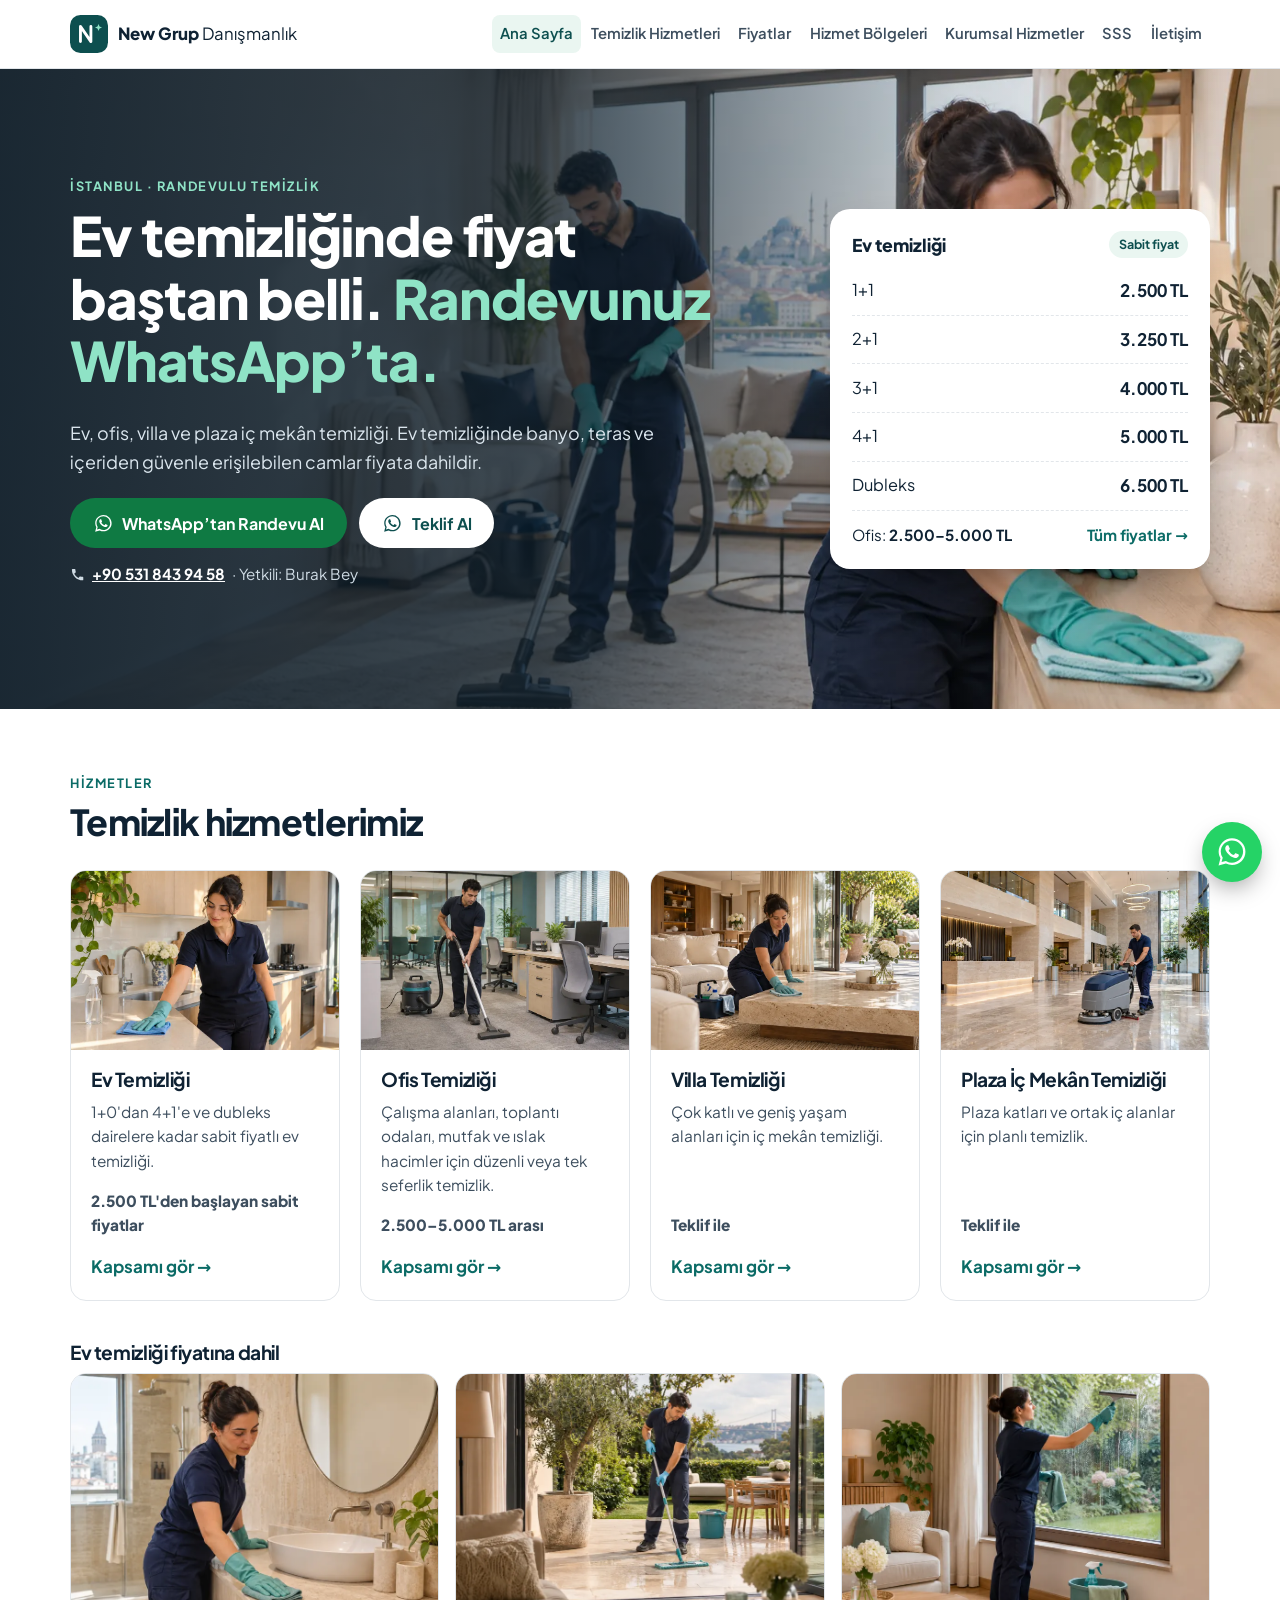
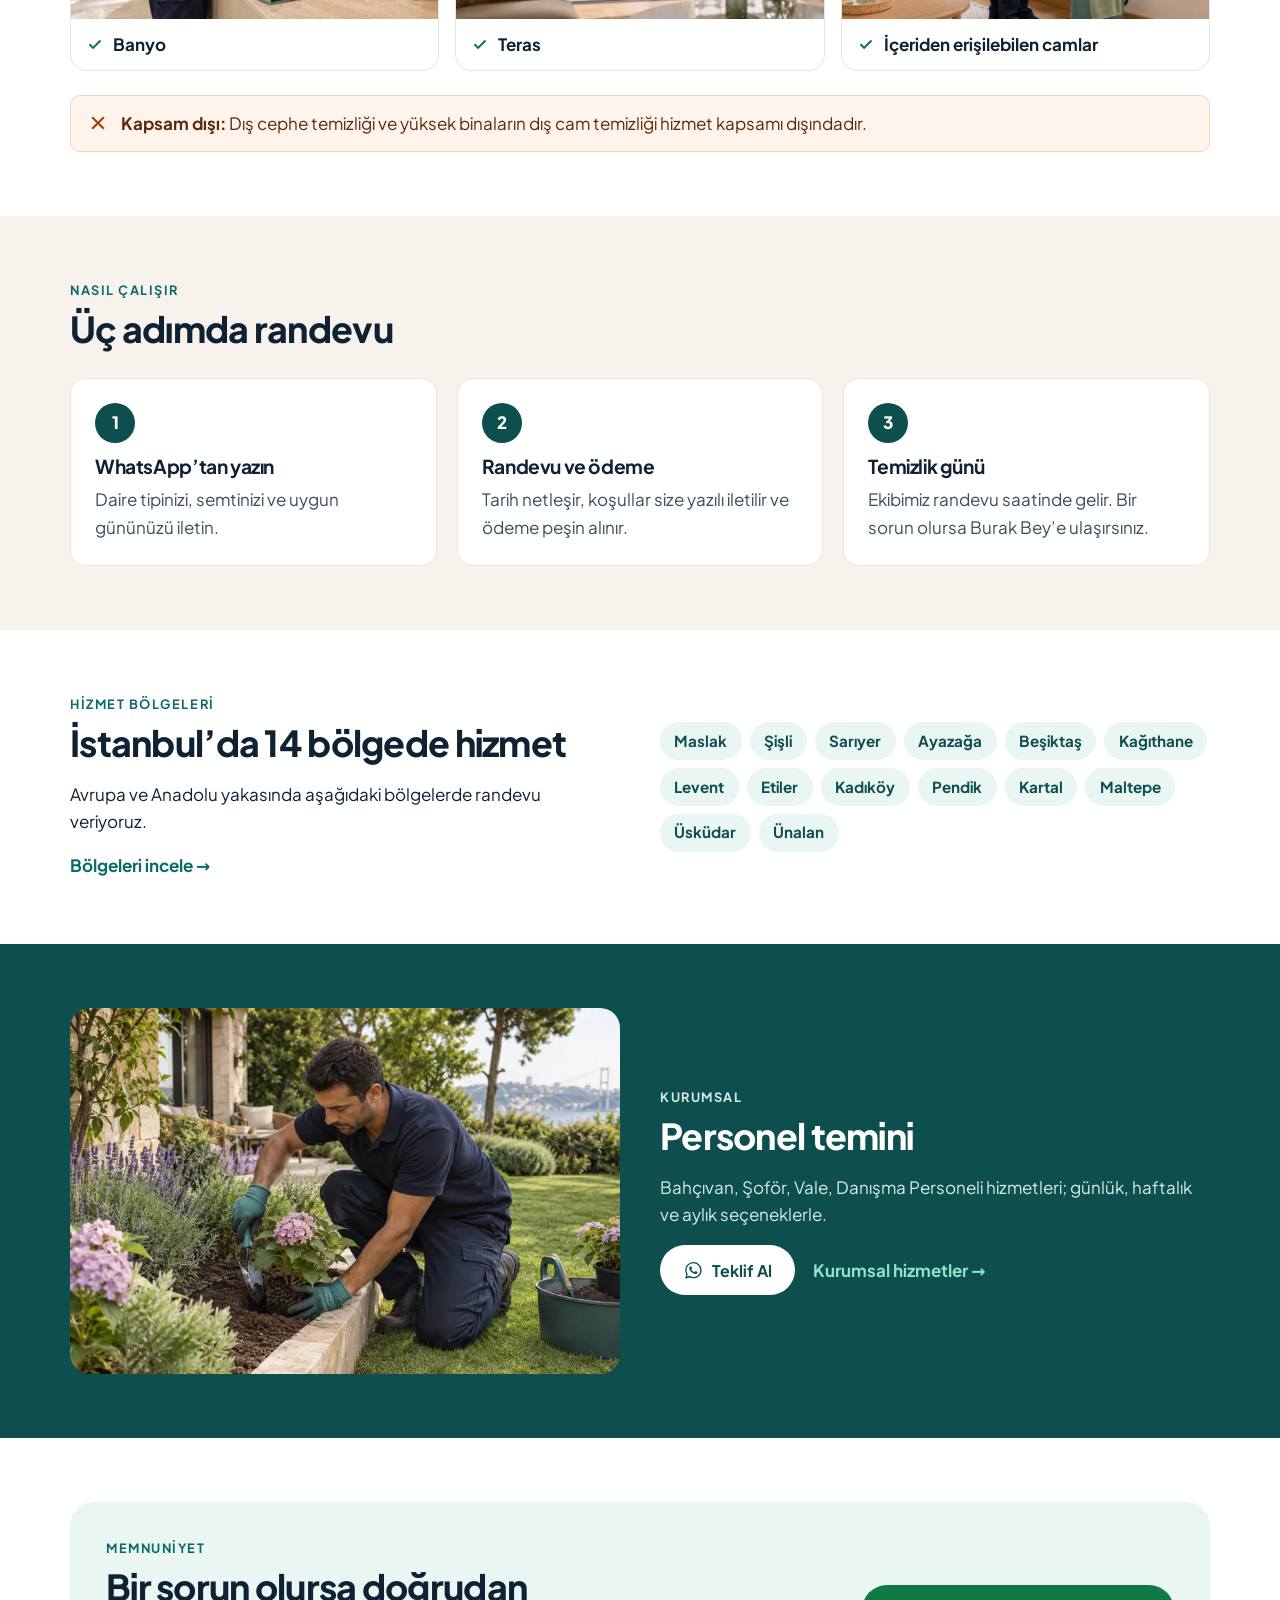
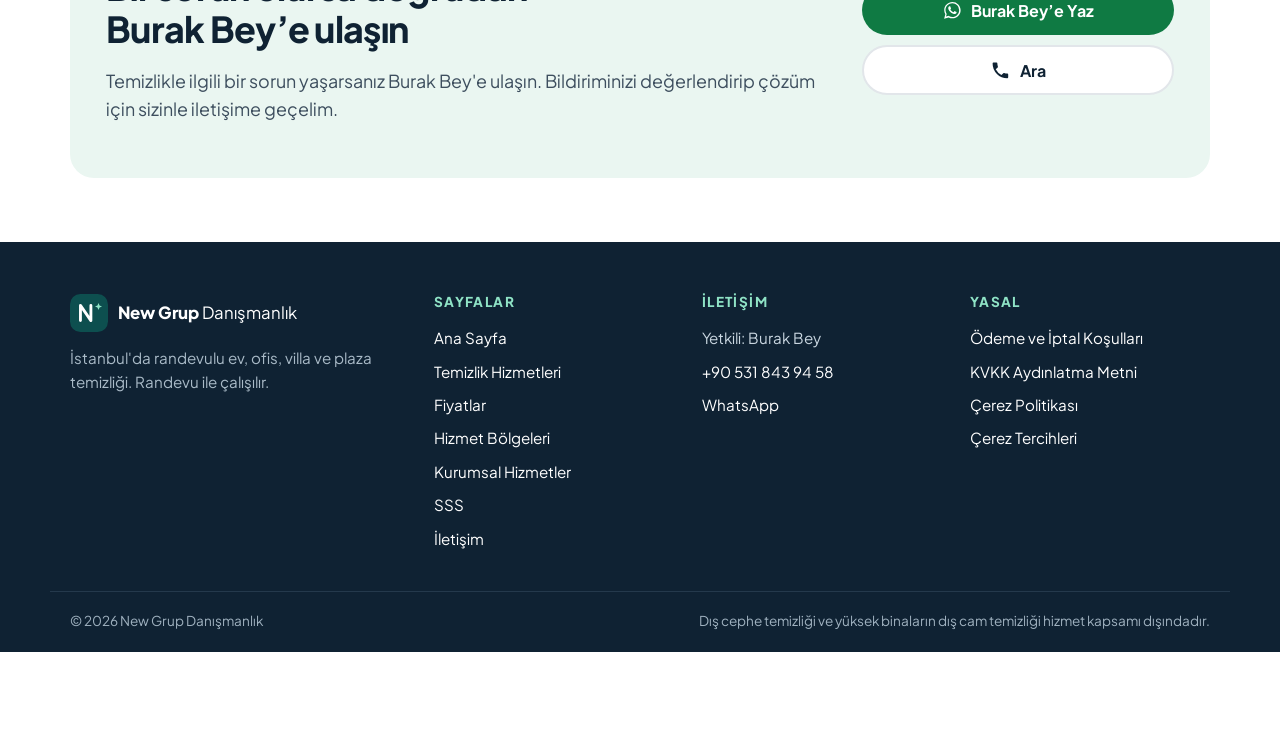
<file: index.html>
<!doctype html>
<html lang="tr">
<head>
<meta charset="utf-8">

<meta name="viewport" content="width=device-width,initial-scale=1,viewport-fit=cover">
<title>New Grup Danışmanlık | İstanbul Ev ve Ofis Temizliği, Sabit Fiyat</title>
<meta name="description" content="İstanbul&#x27;da ev, ofis, villa ve plaza iç mekân temizliği. 1+1 ev temizliği 2.500 TL&#x27;den başlayan sabit fiyatlar. WhatsApp&#x27;tan hemen randevu alın.">
<meta name="robots" content="index,follow">
<link rel="canonical" href="https://y73755-commits.github.io/newgrupdanismanlik/">
<meta property="og:type" content="website"><meta property="og:locale" content="tr_TR">
<meta property="og:site_name" content="New Grup Danışmanlık"><meta property="og:title" content="New Grup Danışmanlık | İstanbul Ev ve Ofis Temizliği, Sabit Fiyat">
<meta property="og:description" content="İstanbul&#x27;da ev, ofis, villa ve plaza iç mekân temizliği. 1+1 ev temizliği 2.500 TL&#x27;den başlayan sabit fiyatlar. WhatsApp&#x27;tan hemen randevu alın."><meta property="og:url" content="https://y73755-commits.github.io/newgrupdanismanlik/">
<meta property="og:image" content="https://y73755-commits.github.io/newgrupdanismanlik/assets/img/og.jpg">
<meta name="theme-color" content="#0d4f4f">

<link rel="icon" href="assets/img/favicon.svg" type="image/svg+xml">
<link rel="preload" href="assets/fonts/plus-jakarta-sans-latin-wght-normal.woff2" as="font" type="font/woff2" crossorigin>
<link rel="preload" as="image" href="assets/img/hero-salon-800.webp" imagesrcset="assets/img/hero-salon-800.webp 800w, assets/img/hero-salon-1600.webp 1600w" imagesizes="100vw">
<link rel="stylesheet" href="assets/css/style.css?v=202611232058">
<script>
window.NG_CFG={"ga4": "", "ads": "", "adsWa": "", "adsTel": ""};
window.dataLayer=window.dataLayer||[];function gtag(){dataLayer.push(arguments);}
gtag('consent','default',{ad_storage:'denied',ad_user_data:'denied',ad_personalization:'denied',analytics_storage:'denied',functionality_storage:'granted',security_storage:'granted',wait_for_update:500});
gtag('set','ads_data_redaction',true);
</script>
<script type="application/ld+json">{"@context": "https://schema.org", "@type": "LocalBusiness", "@id": "https://y73755-commits.github.io/newgrupdanismanlik/#isletme", "name": "New Grup Danışmanlık", "url": "https://y73755-commits.github.io/newgrupdanismanlik/", "telephone": "+905318439458", "description": "İstanbul'da randevulu ev, ofis, villa ve plaza temizliği", "image": "https://y73755-commits.github.io/newgrupdanismanlik/assets/img/og.jpg", "priceRange": "2.500 TL – 6.500 TL", "areaServed": [{"@type": "Place", "name": "Maslak, İstanbul"}, {"@type": "Place", "name": "Şişli, İstanbul"}, {"@type": "Place", "name": "Sarıyer, İstanbul"}, {"@type": "Place", "name": "Ayazağa, İstanbul"}, {"@type": "Place", "name": "Beşiktaş, İstanbul"}, {"@type": "Place", "name": "Kağıthane, İstanbul"}, {"@type": "Place", "name": "Levent, İstanbul"}, {"@type": "Place", "name": "Etiler, İstanbul"}, {"@type": "Place", "name": "Kadıköy, İstanbul"}, {"@type": "Place", "name": "Pendik, İstanbul"}, {"@type": "Place", "name": "Kartal, İstanbul"}, {"@type": "Place", "name": "Maltepe, İstanbul"}, {"@type": "Place", "name": "Üsküdar, İstanbul"}, {"@type": "Place", "name": "Ünalan, İstanbul"}], "contactPoint": {"@type": "ContactPoint", "telephone": "+905318439458", "contactType": "customer service", "availableLanguage": "Turkish"}, "makesOffer": [{"@type": "Offer", "name": "1+0 ve 1+1 ev temizliği", "price": "2500", "priceCurrency": "TRY"}, {"@type": "Offer", "name": "2+1 ev temizliği", "price": "3250", "priceCurrency": "TRY"}, {"@type": "Offer", "name": "3+1 ev temizliği", "price": "4000", "priceCurrency": "TRY"}, {"@type": "Offer", "name": "4+1 ev temizliği", "price": "5000", "priceCurrency": "TRY"}, {"@type": "Offer", "name": "3+2 ve 4+2 dubleks daire temizliği", "price": "6500", "priceCurrency": "TRY"}]}</script>
</head>
<body>
<a class="skip" href="#icerik">İçeriğe geç</a>
<header class="hdr">
  <div class="wrap hdr-in">
    <a class="brand" href="index.html" aria-label="New Grup Danışmanlık ana sayfa"><svg class="logo-mark" viewBox="0 0 40 40" aria-hidden="true"><rect width="40" height="40" rx="11" fill="#0d4f4f"/><path d="M11 28V12l11 16V12" fill="none" stroke="#fff" stroke-width="3" stroke-linecap="round" stroke-linejoin="round"/><path d="M30 9.5l1.1 2.6 2.6 1.1-2.6 1.1L30 16.9l-1.1-2.6-2.6-1.1 2.6-1.1z" fill="#8fe3c6"/></svg><span><b>New Grup</b> Danışmanlık</span></a>
    <nav class="nav" id="nav" aria-label="Ana menü"><ul><li><a href="index.html" aria-current=page>Ana Sayfa</a></li><li><a href="temizlik-hizmetleri.html">Temizlik Hizmetleri</a></li><li><a href="fiyatlar.html">Fiyatlar</a></li><li><a href="hizmet-bolgeleri.html">Hizmet Bölgeleri</a></li><li><a href="kurumsal-hizmetler.html">Kurumsal Hizmetler</a></li><li><a href="sss.html">SSS</a></li><li><a href="iletisim.html">İletişim</a></li></ul>
      <div class="nav-cta"><a class="btn btn-ghost btn-sm" href="tel:+905318439458" data-track="telefon" data-ctx="menu"><svg viewBox="0 0 24 24" aria-hidden="true"><path fill="currentColor" d="M6.6 10.8a15.1 15.1 0 0 0 6.6 6.6l2.2-2.2c.3-.3.7-.4 1-.2 1.1.4 2.3.6 3.6.6.6 0 1 .4 1 1V20c0 .6-.4 1-1 1A17 17 0 0 1 3 4c0-.6.4-1 1-1h3.5c.6 0 1 .4 1 1 0 1.2.2 2.4.6 3.6.1.3 0 .7-.2 1l-2.3 2.2Z"/></svg><span>+90 531 843 94 58</span></a></div>
    </nav>
    <a class="hdr-tel" href="tel:+905318439458" data-track="telefon" data-ctx="header"><svg viewBox="0 0 24 24" aria-hidden="true"><path fill="currentColor" d="M6.6 10.8a15.1 15.1 0 0 0 6.6 6.6l2.2-2.2c.3-.3.7-.4 1-.2 1.1.4 2.3.6 3.6.6.6 0 1 .4 1 1V20c0 .6-.4 1-1 1A17 17 0 0 1 3 4c0-.6.4-1 1-1h3.5c.6 0 1 .4 1 1 0 1.2.2 2.4.6 3.6.1.3 0 .7-.2 1l-2.3 2.2Z"/></svg><span>+90 531 843 94 58</span></a>
    <button class="burger" id="burger" aria-controls="nav" aria-expanded="false" aria-label="Menüyü aç"><span></span><span></span><span></span></button>
  </div>
</header>
<main id="icerik">

<section class="hero"><div class="hero-bg"><img class="hero-img" src="assets/img/hero-salon-800.webp" srcset="assets/img/hero-salon-800.webp 800w, assets/img/hero-salon-1600.webp 1600w" sizes="100vw" alt="İstanbul manzaralı bir salonda süpürge ve toz alma yapan iki temizlik görevlisi" width="1536" height="1024" fetchpriority="high"></div><div class="wrap hero-grid">
  <div class="hero-txt">
    <p class="eyebrow">İstanbul · Randevulu temizlik</p>
    <h1>Ev temizliğinde fiyat baştan belli. <span class="hl">Randevunuz WhatsApp’ta.</span></h1>
    <p class="lead">Ev, ofis, villa ve plaza iç mekân temizliği. Ev temizliğinde banyo, teras ve içeriden güvenle erişilebilen camlar fiyata dahildir.</p>
    <div class="hero-cta"><a class="btn btn-wa" href="https://wa.me/905318439458?text=Merhaba%20Burak%20Bey%2C%20ev%20temizli%C4%9Fi%20i%C3%A7in%20randevu%20almak%20istiyorum.%20Daire%20tipi%3A%20%E2%80%A6%20Semt%3A%20%E2%80%A6%20Uygun%20g%C3%BCn%3A%20%E2%80%A6" target="_blank" rel="noopener" data-track="whatsapp" data-ctx="hero"><svg viewBox="0 0 32 32" aria-hidden="true"><path fill="currentColor" d="M16.04 3C9.08 3 3.43 8.64 3.43 15.6c0 2.22.58 4.39 1.69 6.3L3.33 28.7l6.96-1.83a12.6 12.6 0 0 0 5.75 1.39h.01c6.95 0 12.6-5.65 12.6-12.6 0-3.37-1.31-6.53-3.69-8.91A12.52 12.52 0 0 0 16.04 3Zm0 23.07h-.01a10.5 10.5 0 0 1-5.35-1.46l-.38-.23-4.13 1.08 1.1-4.02-.25-.41a10.44 10.44 0 0 1-1.6-5.43c0-5.79 4.71-10.5 10.51-10.5 2.8 0 5.44 1.1 7.42 3.08a10.43 10.43 0 0 1 3.07 7.43c0 5.79-4.71 10.5-10.5 10.5Zm5.76-7.86c-.32-.16-1.87-.92-2.16-1.03-.29-.1-.5-.16-.71.16-.21.32-.82 1.03-1 1.24-.18.21-.37.24-.68.08-.32-.16-1.33-.49-2.54-1.57-.94-.84-1.57-1.87-1.75-2.18-.18-.32-.02-.49.14-.65.14-.14.32-.37.47-.55.16-.18.21-.32.32-.53.1-.21.05-.4-.03-.55-.08-.16-.71-1.71-.97-2.34-.26-.62-.52-.53-.71-.54h-.6c-.21 0-.55.08-.84.4-.29.32-1.1 1.08-1.1 2.63s1.13 3.05 1.29 3.26c.16.21 2.22 3.39 5.38 4.75.75.32 1.34.52 1.8.66.75.24 1.44.21 1.98.13.6-.09 1.87-.76 2.13-1.5.26-.74.26-1.37.18-1.5-.08-.13-.29-.21-.6-.37Z"/></svg><span>WhatsApp’tan Randevu Al</span></a><a class="btn btn-primary" href="https://wa.me/905318439458?text=Merhaba%20Burak%20Bey%2C%20ofis%20temizli%C4%9Fi%20i%C3%A7in%20teklif%20almak%20istiyorum.%20Semt%3A%20%E2%80%A6%20Alan/kapsam%3A%20%E2%80%A6" target="_blank" rel="noopener" data-track="whatsapp" data-ctx="hero"><svg viewBox="0 0 32 32" aria-hidden="true"><path fill="currentColor" d="M16.04 3C9.08 3 3.43 8.64 3.43 15.6c0 2.22.58 4.39 1.69 6.3L3.33 28.7l6.96-1.83a12.6 12.6 0 0 0 5.75 1.39h.01c6.95 0 12.6-5.65 12.6-12.6 0-3.37-1.31-6.53-3.69-8.91A12.52 12.52 0 0 0 16.04 3Zm0 23.07h-.01a10.5 10.5 0 0 1-5.35-1.46l-.38-.23-4.13 1.08 1.1-4.02-.25-.41a10.44 10.44 0 0 1-1.6-5.43c0-5.79 4.71-10.5 10.51-10.5 2.8 0 5.44 1.1 7.42 3.08a10.43 10.43 0 0 1 3.07 7.43c0 5.79-4.71 10.5-10.5 10.5Zm5.76-7.86c-.32-.16-1.87-.92-2.16-1.03-.29-.1-.5-.16-.71.16-.21.32-.82 1.03-1 1.24-.18.21-.37.24-.68.08-.32-.16-1.33-.49-2.54-1.57-.94-.84-1.57-1.87-1.75-2.18-.18-.32-.02-.49.14-.65.14-.14.32-.37.47-.55.16-.18.21-.32.32-.53.1-.21.05-.4-.03-.55-.08-.16-.71-1.71-.97-2.34-.26-.62-.52-.53-.71-.54h-.6c-.21 0-.55.08-.84.4-.29.32-1.1 1.08-1.1 2.63s1.13 3.05 1.29 3.26c.16.21 2.22 3.39 5.38 4.75.75.32 1.34.52 1.8.66.75.24 1.44.21 1.98.13.6-.09 1.87-.76 2.13-1.5.26-.74.26-1.37.18-1.5-.08-.13-.29-.21-.6-.37Z"/></svg><span>Teklif Al</span></a></div>
    <p class="hero-meta"><svg viewBox="0 0 24 24" aria-hidden="true"><path fill="currentColor" d="M6.6 10.8a15.1 15.1 0 0 0 6.6 6.6l2.2-2.2c.3-.3.7-.4 1-.2 1.1.4 2.3.6 3.6.6.6 0 1 .4 1 1V20c0 .6-.4 1-1 1A17 17 0 0 1 3 4c0-.6.4-1 1-1h3.5c.6 0 1 .4 1 1 0 1.2.2 2.4.6 3.6.1.3 0 .7-.2 1l-2.3 2.2Z"/></svg><a href="tel:+905318439458" data-track="telefon" data-ctx="hero">+90 531 843 94 58</a> · Yetkili: Burak Bey</p>
  </div>
  <aside class="price-card" aria-label="Ev temizliği fiyatları">
    <div class="pc-head"><span>Ev temizliği</span><span class="pill pill-mint">Sabit fiyat</span></div>
    <ul class="pc-list"><li><span>1+1</span><b>2.500 TL</b></li><li><span>2+1</span><b>3.250 TL</b></li><li><span>3+1</span><b>4.000 TL</b></li><li><span>4+1</span><b>5.000 TL</b></li><li><span>Dubleks</span><b>6.500 TL</b></li></ul>
    <div class="pc-foot"><span>Ofis: <b>2.500–5.000 TL</b></span><a href="fiyatlar.html">Tüm fiyatlar →</a></div>
  </aside>
</div></section>

<section class="sec"><div class="wrap">
  <div class="sec-head"><p class="eyebrow">Hizmetler</p><h2>Temizlik hizmetlerimiz</h2></div>
  <div class="grid-4"><article class="card svc">
<div class="svc-img"><img class="" src="assets/img/ev-mutfak-800.webp" srcset="assets/img/ev-mutfak-800.webp 800w, assets/img/ev-mutfak-1600.webp 1600w" sizes="(max-width: 760px) 100vw, 25vw" alt="Mutfak tezgâhını silen temizlik görevlisi" width="1536" height="1024" loading="lazy" decoding="async"></div><h3>Ev Temizliği</h3><p>1+0&#x27;dan 4+1&#x27;e ve dubleks dairelere kadar sabit fiyatlı ev temizliği.</p>
<p class="svc-price">2.500 TL&#x27;den başlayan sabit fiyatlar</p>
<a class="more" href="temizlik-hizmetleri.html#ev-temizligi">Kapsamı gör →</a></article><article class="card svc">
<div class="svc-img"><img class="" src="assets/img/ofis-800.webp" srcset="assets/img/ofis-800.webp 800w, assets/img/ofis-1600.webp 1600w" sizes="(max-width: 760px) 100vw, 25vw" alt="Ofiste halıyı süpüren temizlik görevlisi" width="1536" height="1024" loading="lazy" decoding="async"></div><h3>Ofis Temizliği</h3><p>Çalışma alanları, toplantı odaları, mutfak ve ıslak hacimler için düzenli veya tek seferlik temizlik.</p>
<p class="svc-price">2.500–5.000 TL arası</p>
<a class="more" href="temizlik-hizmetleri.html#ofis-temizligi">Kapsamı gör →</a></article><article class="card svc">
<div class="svc-img"><img class="" src="assets/img/villa-800.webp" srcset="assets/img/villa-800.webp 800w, assets/img/villa-1600.webp 1600w" sizes="(max-width: 760px) 100vw, 25vw" alt="Villa salonunda mermer sehpayı silen temizlik görevlisi" width="1536" height="1024" loading="lazy" decoding="async"></div><h3>Villa Temizliği</h3><p>Çok katlı ve geniş yaşam alanları için iç mekân temizliği.</p>
<p class="svc-price">Teklif ile</p>
<a class="more" href="temizlik-hizmetleri.html#villa-temizligi">Kapsamı gör →</a></article><article class="card svc">
<div class="svc-img"><img class="" src="assets/img/plaza-800.webp" srcset="assets/img/plaza-800.webp 800w, assets/img/plaza-1600.webp 1600w" sizes="(max-width: 760px) 100vw, 25vw" alt="Plaza lobisinde zemin temizleme makinesi kullanan görevli" width="1536" height="1024" loading="lazy" decoding="async"></div><h3>Plaza İç Mekân Temizliği</h3><p>Plaza katları ve ortak iç alanlar için planlı temizlik.</p>
<p class="svc-price">Teklif ile</p>
<a class="more" href="temizlik-hizmetleri.html#plaza-temizligi">Kapsamı gör →</a></article></div>
  <h3 class="dahil-h">Ev temizliği fiyatına dahil</h3>
  <div class="dahil-grid"><figure class="dahil"><img class="" src="assets/img/banyo-800.webp" srcset="assets/img/banyo-800.webp 800w, assets/img/banyo-1600.webp 1600w" sizes="(max-width: 760px) 100vw, 33vw" alt="Banyo tezgâhını silen temizlik görevlisi" width="1536" height="1024" loading="lazy" decoding="async"><figcaption><svg viewBox="0 0 20 20" aria-hidden="true"><path fill="currentColor" d="M8.1 14.3 3.8 10l1.4-1.4 2.9 2.9 6.7-6.7 1.4 1.4z"/></svg>Banyo</figcaption></figure><figure class="dahil"><img class="" src="assets/img/teras-800.webp" srcset="assets/img/teras-800.webp 800w, assets/img/teras-1600.webp 1600w" sizes="(max-width: 760px) 100vw, 33vw" alt="Terası paspaslayan temizlik görevlisi" width="1536" height="1024" loading="lazy" decoding="async"><figcaption><svg viewBox="0 0 20 20" aria-hidden="true"><path fill="currentColor" d="M8.1 14.3 3.8 10l1.4-1.4 2.9 2.9 6.7-6.7 1.4 1.4z"/></svg>Teras</figcaption></figure><figure class="dahil"><img class="" src="assets/img/cam-800.webp" srcset="assets/img/cam-800.webp 800w, assets/img/cam-1600.webp 1600w" sizes="(max-width: 760px) 100vw, 33vw" alt="Pencere camını içeriden silen temizlik görevlisi" width="1536" height="1024" loading="lazy" decoding="async"><figcaption><svg viewBox="0 0 20 20" aria-hidden="true"><path fill="currentColor" d="M8.1 14.3 3.8 10l1.4-1.4 2.9 2.9 6.7-6.7 1.4 1.4z"/></svg>İçeriden erişilebilen camlar</figcaption></figure></div>
  <div class="note note-warn"><svg viewBox="0 0 20 20" aria-hidden="true"><path fill="currentColor" d="m5.4 4 4.6 4.6L14.6 4 16 5.4 11.4 10l4.6 4.6-1.4 1.4-4.6-4.6L5.4 16 4 14.6 8.6 10 4 5.4z"/></svg><p><b>Kapsam dışı:</b> Dış cephe temizliği ve yüksek binaların dış cam temizliği hizmet kapsamı dışındadır.</p></div>
</div></section>

<section class="sec sec-tint"><div class="wrap">
  <div class="sec-head"><p class="eyebrow">Nasıl çalışır</p><h2>Üç adımda randevu</h2></div>
  <ol class="steps">
    <li><span class="step-n">1</span><h3>WhatsApp’tan yazın</h3><p>Daire tipinizi, semtinizi ve uygun gününüzü iletin.</p></li>
    <li><span class="step-n">2</span><h3>Randevu ve ödeme</h3><p>Tarih netleşir, koşullar size yazılı iletilir ve ödeme peşin alınır.</p></li>
    <li><span class="step-n">3</span><h3>Temizlik günü</h3><p>Ekibimiz randevu saatinde gelir. Bir sorun olursa Burak Bey’e ulaşırsınız.</p></li>
  </ol>
</div></section>

<section class="sec"><div class="wrap split">
  <div><p class="eyebrow">Hizmet bölgeleri</p><h2>İstanbul’da 14 bölgede hizmet</h2>
  <p>Avrupa ve Anadolu yakasında aşağıdaki bölgelerde randevu veriyoruz.</p>
  <a class="more" href="hizmet-bolgeleri.html">Bölgeleri incele →</a></div>
  <ul class="chips"><li>Maslak</li><li>Şişli</li><li>Sarıyer</li><li>Ayazağa</li><li>Beşiktaş</li><li>Kağıthane</li><li>Levent</li><li>Etiler</li><li>Kadıköy</li><li>Pendik</li><li>Kartal</li><li>Maltepe</li><li>Üsküdar</li><li>Ünalan</li></ul>
</div></section>

<section class="sec sec-dark"><div class="wrap split">
  <div class="dark-photo"><img class="" src="assets/img/bahcivan-800.webp" srcset="assets/img/bahcivan-800.webp 800w, assets/img/bahcivan-1600.webp 1600w" sizes="(max-width: 860px) 100vw, 50vw" alt="Villa bahçesinde çiçek diken bahçıvan" width="1536" height="1024" loading="lazy" decoding="async"></div>
  <div><p class="eyebrow eyebrow-l">Kurumsal</p><h2>Personel temini</h2>
  <p>Bahçıvan, Şoför, Vale, Danışma Personeli hizmetleri; günlük, haftalık ve aylık seçeneklerle.</p>
  <div class="dark-cta"><a class="btn btn-light" href="https://wa.me/905318439458?text=Merhaba%20Burak%20Bey%2C%20kurumsal%20personel%20i%C3%A7in%20teklif%20almak%20istiyorum.%20Semt%3A%20%E2%80%A6%20Alan/kapsam%3A%20%E2%80%A6" target="_blank" rel="noopener" data-track="whatsapp" data-ctx="home-kurumsal"><svg viewBox="0 0 32 32" aria-hidden="true"><path fill="currentColor" d="M16.04 3C9.08 3 3.43 8.64 3.43 15.6c0 2.22.58 4.39 1.69 6.3L3.33 28.7l6.96-1.83a12.6 12.6 0 0 0 5.75 1.39h.01c6.95 0 12.6-5.65 12.6-12.6 0-3.37-1.31-6.53-3.69-8.91A12.52 12.52 0 0 0 16.04 3Zm0 23.07h-.01a10.5 10.5 0 0 1-5.35-1.46l-.38-.23-4.13 1.08 1.1-4.02-.25-.41a10.44 10.44 0 0 1-1.6-5.43c0-5.79 4.71-10.5 10.51-10.5 2.8 0 5.44 1.1 7.42 3.08a10.43 10.43 0 0 1 3.07 7.43c0 5.79-4.71 10.5-10.5 10.5Zm5.76-7.86c-.32-.16-1.87-.92-2.16-1.03-.29-.1-.5-.16-.71.16-.21.32-.82 1.03-1 1.24-.18.21-.37.24-.68.08-.32-.16-1.33-.49-2.54-1.57-.94-.84-1.57-1.87-1.75-2.18-.18-.32-.02-.49.14-.65.14-.14.32-.37.47-.55.16-.18.21-.32.32-.53.1-.21.05-.4-.03-.55-.08-.16-.71-1.71-.97-2.34-.26-.62-.52-.53-.71-.54h-.6c-.21 0-.55.08-.84.4-.29.32-1.1 1.08-1.1 2.63s1.13 3.05 1.29 3.26c.16.21 2.22 3.39 5.38 4.75.75.32 1.34.52 1.8.66.75.24 1.44.21 1.98.13.6-.09 1.87-.76 2.13-1.5.26-.74.26-1.37.18-1.5-.08-.13-.29-.21-.6-.37Z"/></svg><span>Teklif Al</span></a><a class="more more-l" href="kurumsal-hizmetler.html">Kurumsal hizmetler →</a></div></div>
</div></section>

<section class="sec"><div class="wrap"><div class="promise">
<div><p class="eyebrow">Memnuniyet</p><h2>Bir sorun olursa doğrudan Burak Bey’e ulaşın</h2><p class="lead">Temizlikle ilgili bir sorun yaşarsanız Burak Bey&#x27;e ulaşın. Bildiriminizi değerlendirip çözüm için sizinle iletişime geçelim.</p></div>
<div class="promise-cta"><a class="btn btn-wa" href="https://wa.me/905318439458?text=Merhaba%20Burak%20Bey%2C%20ald%C4%B1%C4%9F%C4%B1m%20temizlik%20hizmetiyle%20ilgili%20bildirimde%20bulunmak%20istiyorum." target="_blank" rel="noopener" data-track="whatsapp" data-ctx="memnuniyet"><svg viewBox="0 0 32 32" aria-hidden="true"><path fill="currentColor" d="M16.04 3C9.08 3 3.43 8.64 3.43 15.6c0 2.22.58 4.39 1.69 6.3L3.33 28.7l6.96-1.83a12.6 12.6 0 0 0 5.75 1.39h.01c6.95 0 12.6-5.65 12.6-12.6 0-3.37-1.31-6.53-3.69-8.91A12.52 12.52 0 0 0 16.04 3Zm0 23.07h-.01a10.5 10.5 0 0 1-5.35-1.46l-.38-.23-4.13 1.08 1.1-4.02-.25-.41a10.44 10.44 0 0 1-1.6-5.43c0-5.79 4.71-10.5 10.51-10.5 2.8 0 5.44 1.1 7.42 3.08a10.43 10.43 0 0 1 3.07 7.43c0 5.79-4.71 10.5-10.5 10.5Zm5.76-7.86c-.32-.16-1.87-.92-2.16-1.03-.29-.1-.5-.16-.71.16-.21.32-.82 1.03-1 1.24-.18.21-.37.24-.68.08-.32-.16-1.33-.49-2.54-1.57-.94-.84-1.57-1.87-1.75-2.18-.18-.32-.02-.49.14-.65.14-.14.32-.37.47-.55.16-.18.21-.32.32-.53.1-.21.05-.4-.03-.55-.08-.16-.71-1.71-.97-2.34-.26-.62-.52-.53-.71-.54h-.6c-.21 0-.55.08-.84.4-.29.32-1.1 1.08-1.1 2.63s1.13 3.05 1.29 3.26c.16.21 2.22 3.39 5.38 4.75.75.32 1.34.52 1.8.66.75.24 1.44.21 1.98.13.6-.09 1.87-.76 2.13-1.5.26-.74.26-1.37.18-1.5-.08-.13-.29-.21-.6-.37Z"/></svg><span>Burak Bey’e Yaz</span></a><a class="btn btn-ghost" href="tel:+905318439458" data-track="telefon" data-ctx="memnuniyet"><svg viewBox="0 0 24 24" aria-hidden="true"><path fill="currentColor" d="M6.6 10.8a15.1 15.1 0 0 0 6.6 6.6l2.2-2.2c.3-.3.7-.4 1-.2 1.1.4 2.3.6 3.6.6.6 0 1 .4 1 1V20c0 .6-.4 1-1 1A17 17 0 0 1 3 4c0-.6.4-1 1-1h3.5c.6 0 1 .4 1 1 0 1.2.2 2.4.6 3.6.1.3 0 .7-.2 1l-2.3 2.2Z"/></svg><span>Ara</span></a></div>
</div></div></section>

</main>
<footer class="ftr">
  <div class="wrap ftr-grid">
    <div>
      <a class="brand brand-light" href="index.html"><svg class="logo-mark" viewBox="0 0 40 40" aria-hidden="true"><rect width="40" height="40" rx="11" fill="#0d4f4f"/><path d="M11 28V12l11 16V12" fill="none" stroke="#fff" stroke-width="3" stroke-linecap="round" stroke-linejoin="round"/><path d="M30 9.5l1.1 2.6 2.6 1.1-2.6 1.1L30 16.9l-1.1-2.6-2.6-1.1 2.6-1.1z" fill="#8fe3c6"/></svg><span><b>New Grup</b> Danışmanlık</span></a>
      <p class="muted-l">İstanbul&#x27;da randevulu ev, ofis, villa ve plaza temizliği. Randevu ile çalışılır.</p>
    </div>
    <div>
      <h2 class="ftr-h">Sayfalar</h2>
      <ul class="ftr-list"><li><a href="index.html">Ana Sayfa</a></li><li><a href="temizlik-hizmetleri.html">Temizlik Hizmetleri</a></li><li><a href="fiyatlar.html">Fiyatlar</a></li><li><a href="hizmet-bolgeleri.html">Hizmet Bölgeleri</a></li><li><a href="kurumsal-hizmetler.html">Kurumsal Hizmetler</a></li><li><a href="sss.html">SSS</a></li><li><a href="iletisim.html">İletişim</a></li></ul>
    </div>
    <div>
      <h2 class="ftr-h">İletişim</h2>
      <ul class="ftr-list">
        <li>Yetkili: Burak Bey</li>
        <li><a href="tel:+905318439458" data-track="telefon" data-ctx="footer">+90 531 843 94 58</a></li>
        <li><a href="https://wa.me/905318439458?text=Merhaba%20Burak%20Bey%2C%20temizlik%20hizmeti%20hakk%C4%B1nda%20bilgi%20almak%20istiyorum." target="_blank" rel="noopener" data-track="whatsapp" data-ctx="footer">WhatsApp</a></li>
      </ul>
    </div>
    <div>
      <h2 class="ftr-h">Yasal</h2>
      <ul class="ftr-list">
        <li><a href="odeme-kosullari.html">Ödeme ve İptal Koşulları</a></li>
        <li><a href="kvkk-aydinlatma-metni.html">KVKK Aydınlatma Metni</a></li>
        <li><a href="cerez-politikasi.html">Çerez Politikası</a></li>
        <li><button type="button" class="linklike" data-open-consent>Çerez Tercihleri</button></li>
      </ul>
    </div>
  </div>
  <div class="wrap ftr-bottom"><span>© 2026 New Grup Danışmanlık</span><span>Dış cephe temizliği ve yüksek binaların dış cam temizliği hizmet kapsamı dışındadır.</span></div>
</footer>
<a class="wa-float" href="https://wa.me/905318439458?text=Merhaba%20Burak%20Bey%2C%20temizlik%20hizmeti%20hakk%C4%B1nda%20bilgi%20almak%20istiyorum." target="_blank" rel="noopener" data-track="whatsapp" data-ctx="sabit-ikon" aria-label="WhatsApp ile yazın"><svg viewBox="0 0 32 32" aria-hidden="true"><path fill="currentColor" d="M16.04 3C9.08 3 3.43 8.64 3.43 15.6c0 2.22.58 4.39 1.69 6.3L3.33 28.7l6.96-1.83a12.6 12.6 0 0 0 5.75 1.39h.01c6.95 0 12.6-5.65 12.6-12.6 0-3.37-1.31-6.53-3.69-8.91A12.52 12.52 0 0 0 16.04 3Zm0 23.07h-.01a10.5 10.5 0 0 1-5.35-1.46l-.38-.23-4.13 1.08 1.1-4.02-.25-.41a10.44 10.44 0 0 1-1.6-5.43c0-5.79 4.71-10.5 10.51-10.5 2.8 0 5.44 1.1 7.42 3.08a10.43 10.43 0 0 1 3.07 7.43c0 5.79-4.71 10.5-10.5 10.5Zm5.76-7.86c-.32-.16-1.87-.92-2.16-1.03-.29-.1-.5-.16-.71.16-.21.32-.82 1.03-1 1.24-.18.21-.37.24-.68.08-.32-.16-1.33-.49-2.54-1.57-.94-.84-1.57-1.87-1.75-2.18-.18-.32-.02-.49.14-.65.14-.14.32-.37.47-.55.16-.18.21-.32.32-.53.1-.21.05-.4-.03-.55-.08-.16-.71-1.71-.97-2.34-.26-.62-.52-.53-.71-.54h-.6c-.21 0-.55.08-.84.4-.29.32-1.1 1.08-1.1 2.63s1.13 3.05 1.29 3.26c.16.21 2.22 3.39 5.38 4.75.75.32 1.34.52 1.8.66.75.24 1.44.21 1.98.13.6-.09 1.87-.76 2.13-1.5.26-.74.26-1.37.18-1.5-.08-.13-.29-.21-.6-.37Z"/></svg></a>
<div class="cc-banner" id="cc-banner" role="region" aria-label="Çerez bildirimi" hidden>
  <div class="cc-in">
    <p><b>Çerez tercihiniz</b><br>Siteyi ölçmek ve reklamlarımızın etkisini görmek için analiz ve reklam çerezlerini yalnızca izninizle kullanırız. Ayrıntılar: <a href="cerez-politikasi.html">Çerez Politikası</a>.</p>
    <div class="cc-actions">
      <button type="button" class="btn btn-sm btn-outline" data-cc="reject">Reddet</button>
      <button type="button" class="btn btn-sm btn-outline" data-open-consent>Tercihler</button>
      <button type="button" class="btn btn-sm btn-outline" data-cc="accept">Kabul Et</button>
    </div>
  </div>
</div>
<dialog class="cc-modal" id="cc-modal" aria-labelledby="cc-title">
  <form method="dialog" class="cc-form">
    <h2 id="cc-title">Çerez Tercihleri</h2>
    <p class="small">Tercihinizi istediğiniz zaman sayfanın altındaki “Çerez Tercihleri” bağlantısından değiştirebilirsiniz.</p>
    <div class="cc-row"><div><b>Zorunlu</b><p class="small">Çerez tercihinizi hatırlamak için tarayıcınızda küçük bir kayıt tutulur. Kapatılamaz.</p></div><span class="pill">Her zaman açık</span></div>
    <label class="cc-row"><div><b>Analiz</b><p class="small">Google Analytics ile ziyaret istatistikleri.</p></div><input type="checkbox" class="sw" id="cc-analytics"></label>
    <label class="cc-row"><div><b>Reklam</b><p class="small">Google Ads ile WhatsApp ve telefon tıklamalarının ölçümü.</p></div><input type="checkbox" class="sw" id="cc-ads"></label>
    <div class="cc-actions">
      <button type="button" class="btn btn-sm btn-outline" data-cc="reject">Tümünü Reddet</button>
      <button type="button" class="btn btn-sm btn-outline" data-cc="save">Seçimi Kaydet</button>
      <button type="button" class="btn btn-sm btn-outline" data-cc="accept">Tümünü Kabul Et</button>
    </div>
  </form>
</dialog>
<script src="assets/js/main.js?v=202611232058" defer></script>
</body>
</html>
</file>
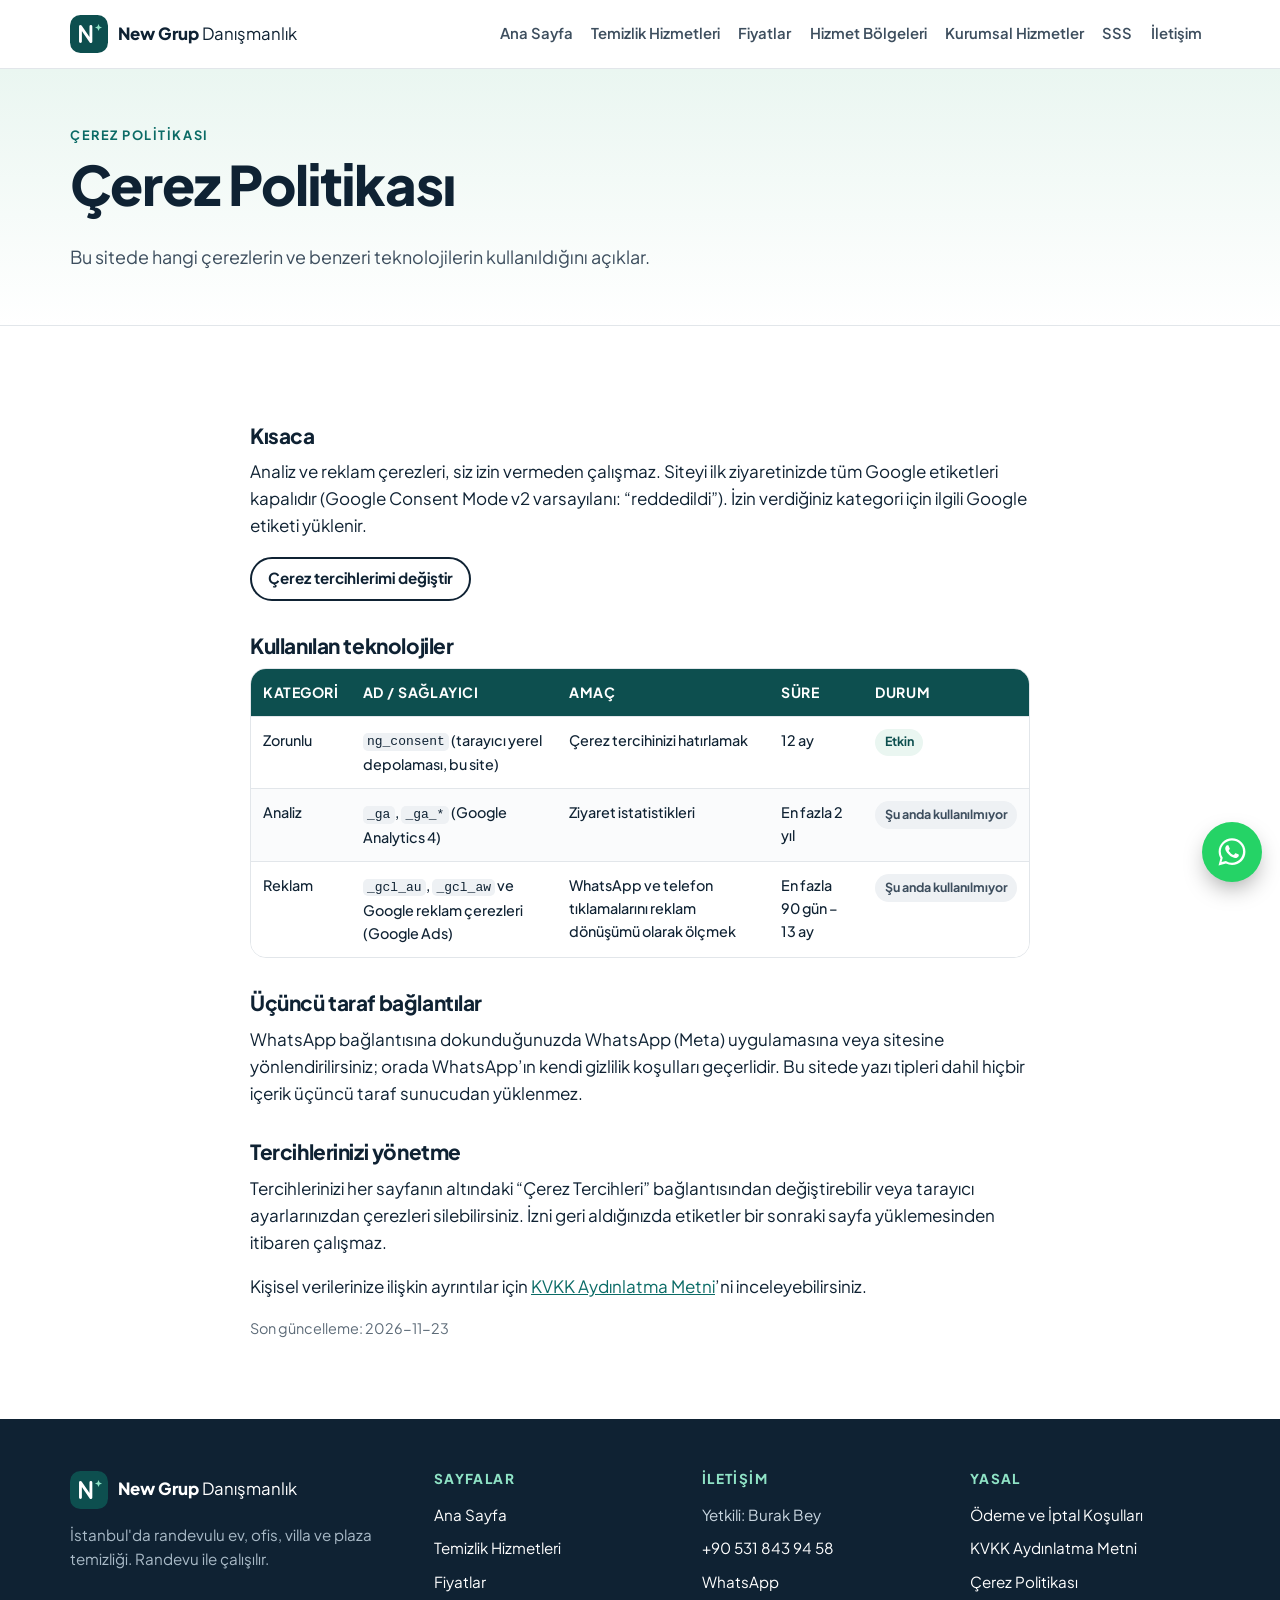
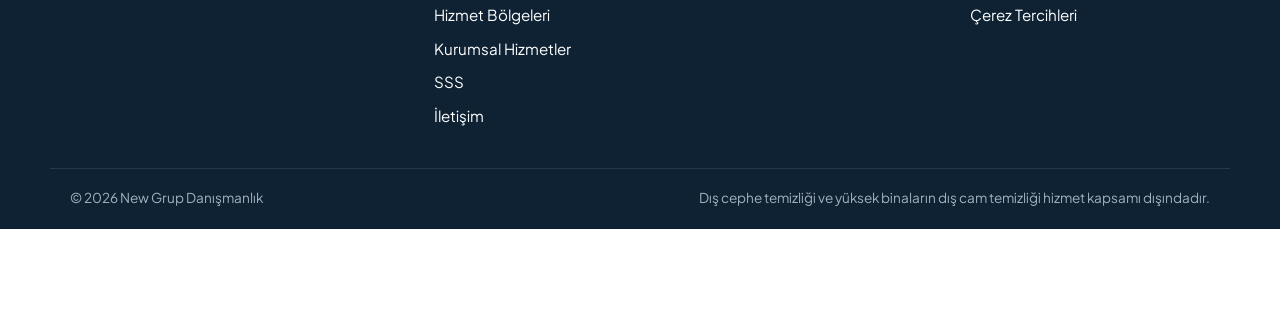
<file: cerez-politikasi.html>
<!doctype html>
<html lang="tr">
<head>
<meta charset="utf-8">

<meta name="viewport" content="width=device-width,initial-scale=1,viewport-fit=cover">
<title>Çerez Politikası | New Grup Danışmanlık</title>
<meta name="description" content="New Grup Danışmanlık çerez politikası: analiz ve reklam çerezleri yalnızca izninizle çalışır. Tercihlerinizi istediğiniz zaman değiştirin.">
<meta name="robots" content="index,follow">
<link rel="canonical" href="https://y73755-commits.github.io/newgrupdanismanlik/cerez-politikasi.html">
<meta property="og:type" content="website"><meta property="og:locale" content="tr_TR">
<meta property="og:site_name" content="New Grup Danışmanlık"><meta property="og:title" content="Çerez Politikası | New Grup Danışmanlık">
<meta property="og:description" content="New Grup Danışmanlık çerez politikası: analiz ve reklam çerezleri yalnızca izninizle çalışır. Tercihlerinizi istediğiniz zaman değiştirin."><meta property="og:url" content="https://y73755-commits.github.io/newgrupdanismanlik/cerez-politikasi.html">
<meta property="og:image" content="https://y73755-commits.github.io/newgrupdanismanlik/assets/img/og.jpg">
<meta name="theme-color" content="#0d4f4f">

<link rel="icon" href="assets/img/favicon.svg" type="image/svg+xml">
<link rel="preload" href="assets/fonts/plus-jakarta-sans-latin-wght-normal.woff2" as="font" type="font/woff2" crossorigin>

<link rel="stylesheet" href="assets/css/style.css?v=202611232058">
<script>
window.NG_CFG={"ga4": "", "ads": "", "adsWa": "", "adsTel": ""};
window.dataLayer=window.dataLayer||[];function gtag(){dataLayer.push(arguments);}
gtag('consent','default',{ad_storage:'denied',ad_user_data:'denied',ad_personalization:'denied',analytics_storage:'denied',functionality_storage:'granted',security_storage:'granted',wait_for_update:500});
gtag('set','ads_data_redaction',true);
</script>

</head>
<body>
<a class="skip" href="#icerik">İçeriğe geç</a>
<header class="hdr">
  <div class="wrap hdr-in">
    <a class="brand" href="index.html" aria-label="New Grup Danışmanlık ana sayfa"><svg class="logo-mark" viewBox="0 0 40 40" aria-hidden="true"><rect width="40" height="40" rx="11" fill="#0d4f4f"/><path d="M11 28V12l11 16V12" fill="none" stroke="#fff" stroke-width="3" stroke-linecap="round" stroke-linejoin="round"/><path d="M30 9.5l1.1 2.6 2.6 1.1-2.6 1.1L30 16.9l-1.1-2.6-2.6-1.1 2.6-1.1z" fill="#8fe3c6"/></svg><span><b>New Grup</b> Danışmanlık</span></a>
    <nav class="nav" id="nav" aria-label="Ana menü"><ul><li><a href="index.html">Ana Sayfa</a></li><li><a href="temizlik-hizmetleri.html">Temizlik Hizmetleri</a></li><li><a href="fiyatlar.html">Fiyatlar</a></li><li><a href="hizmet-bolgeleri.html">Hizmet Bölgeleri</a></li><li><a href="kurumsal-hizmetler.html">Kurumsal Hizmetler</a></li><li><a href="sss.html">SSS</a></li><li><a href="iletisim.html">İletişim</a></li></ul>
      <div class="nav-cta"><a class="btn btn-ghost btn-sm" href="tel:+905318439458" data-track="telefon" data-ctx="menu"><svg viewBox="0 0 24 24" aria-hidden="true"><path fill="currentColor" d="M6.6 10.8a15.1 15.1 0 0 0 6.6 6.6l2.2-2.2c.3-.3.7-.4 1-.2 1.1.4 2.3.6 3.6.6.6 0 1 .4 1 1V20c0 .6-.4 1-1 1A17 17 0 0 1 3 4c0-.6.4-1 1-1h3.5c.6 0 1 .4 1 1 0 1.2.2 2.4.6 3.6.1.3 0 .7-.2 1l-2.3 2.2Z"/></svg><span>+90 531 843 94 58</span></a></div>
    </nav>
    <a class="hdr-tel" href="tel:+905318439458" data-track="telefon" data-ctx="header"><svg viewBox="0 0 24 24" aria-hidden="true"><path fill="currentColor" d="M6.6 10.8a15.1 15.1 0 0 0 6.6 6.6l2.2-2.2c.3-.3.7-.4 1-.2 1.1.4 2.3.6 3.6.6.6 0 1 .4 1 1V20c0 .6-.4 1-1 1A17 17 0 0 1 3 4c0-.6.4-1 1-1h3.5c.6 0 1 .4 1 1 0 1.2.2 2.4.6 3.6.1.3 0 .7-.2 1l-2.3 2.2Z"/></svg><span>+90 531 843 94 58</span></a>
    <button class="burger" id="burger" aria-controls="nav" aria-expanded="false" aria-label="Menüyü aç"><span></span><span></span><span></span></button>
  </div>
</header>
<main id="icerik">
<section class="phero"><div class="wrap"><p class="eyebrow">Çerez Politikası</p><h1>Çerez Politikası</h1><p class="lead">Bu sitede hangi çerezlerin ve benzeri teknolojilerin kullanıldığını açıklar.</p></div></section>
<section class="sec"><div class="wrap narrow prose">
<h2>Kısaca</h2>
<p>Analiz ve reklam çerezleri, siz izin vermeden çalışmaz. Siteyi ilk ziyaretinizde tüm Google etiketleri kapalıdır (Google Consent Mode v2 varsayılanı: “reddedildi”). İzin verdiğiniz kategori için ilgili Google etiketi yüklenir.</p>
<p><button type="button" class="btn btn-sm btn-outline" data-open-consent>Çerez tercihlerimi değiştir</button></p>
<h2>Kullanılan teknolojiler</h2>
<div class="table-wrap"><table class="ptable small-t">
<thead><tr><th>Kategori</th><th>Ad / sağlayıcı</th><th>Amaç</th><th>Süre</th><th>Durum</th></tr></thead>
<tbody>
<tr><td>Zorunlu</td><td><code>ng_consent</code> (tarayıcı yerel depolaması, bu site)</td><td>Çerez tercihinizi hatırlamak</td><td>12 ay</td><td><span class="pill pill-mint">Etkin</span></td></tr>
<tr><td>Analiz</td><td><code>_ga</code>, <code>_ga_*</code> (Google Analytics 4)</td><td>Ziyaret istatistikleri</td><td>En fazla 2 yıl</td><td><span class="pill">Şu anda kullanılmıyor</span></td></tr>
<tr><td>Reklam</td><td><code>_gcl_au</code>, <code>_gcl_aw</code> ve Google reklam çerezleri (Google Ads)</td><td>WhatsApp ve telefon tıklamalarını reklam dönüşümü olarak ölçmek</td><td>En fazla 90 gün – 13 ay</td><td><span class="pill">Şu anda kullanılmıyor</span></td></tr>
</tbody></table></div>
<h2>Üçüncü taraf bağlantılar</h2>
<p>WhatsApp bağlantısına dokunduğunuzda WhatsApp (Meta) uygulamasına veya sitesine yönlendirilirsiniz; orada WhatsApp’ın kendi gizlilik koşulları geçerlidir. Bu sitede yazı tipleri dahil hiçbir içerik üçüncü taraf sunucudan yüklenmez.</p>
<h2>Tercihlerinizi yönetme</h2>
<p>Tercihlerinizi her sayfanın altındaki “Çerez Tercihleri” bağlantısından değiştirebilir veya tarayıcı ayarlarınızdan çerezleri silebilirsiniz. İzni geri aldığınızda etiketler bir sonraki sayfa yüklemesinden itibaren çalışmaz.</p>
<p>Kişisel verilerinize ilişkin ayrıntılar için <a href="kvkk-aydinlatma-metni.html">KVKK Aydınlatma Metni</a>’ni inceleyebilirsiniz.</p>
<p class="small muted">Son güncelleme: 2026-11-23</p>
</div></section>
</main>
<footer class="ftr">
  <div class="wrap ftr-grid">
    <div>
      <a class="brand brand-light" href="index.html"><svg class="logo-mark" viewBox="0 0 40 40" aria-hidden="true"><rect width="40" height="40" rx="11" fill="#0d4f4f"/><path d="M11 28V12l11 16V12" fill="none" stroke="#fff" stroke-width="3" stroke-linecap="round" stroke-linejoin="round"/><path d="M30 9.5l1.1 2.6 2.6 1.1-2.6 1.1L30 16.9l-1.1-2.6-2.6-1.1 2.6-1.1z" fill="#8fe3c6"/></svg><span><b>New Grup</b> Danışmanlık</span></a>
      <p class="muted-l">İstanbul&#x27;da randevulu ev, ofis, villa ve plaza temizliği. Randevu ile çalışılır.</p>
    </div>
    <div>
      <h2 class="ftr-h">Sayfalar</h2>
      <ul class="ftr-list"><li><a href="index.html">Ana Sayfa</a></li><li><a href="temizlik-hizmetleri.html">Temizlik Hizmetleri</a></li><li><a href="fiyatlar.html">Fiyatlar</a></li><li><a href="hizmet-bolgeleri.html">Hizmet Bölgeleri</a></li><li><a href="kurumsal-hizmetler.html">Kurumsal Hizmetler</a></li><li><a href="sss.html">SSS</a></li><li><a href="iletisim.html">İletişim</a></li></ul>
    </div>
    <div>
      <h2 class="ftr-h">İletişim</h2>
      <ul class="ftr-list">
        <li>Yetkili: Burak Bey</li>
        <li><a href="tel:+905318439458" data-track="telefon" data-ctx="footer">+90 531 843 94 58</a></li>
        <li><a href="https://wa.me/905318439458?text=Merhaba%20Burak%20Bey%2C%20temizlik%20hizmeti%20hakk%C4%B1nda%20bilgi%20almak%20istiyorum." target="_blank" rel="noopener" data-track="whatsapp" data-ctx="footer">WhatsApp</a></li>
      </ul>
    </div>
    <div>
      <h2 class="ftr-h">Yasal</h2>
      <ul class="ftr-list">
        <li><a href="odeme-kosullari.html">Ödeme ve İptal Koşulları</a></li>
        <li><a href="kvkk-aydinlatma-metni.html">KVKK Aydınlatma Metni</a></li>
        <li><a href="cerez-politikasi.html">Çerez Politikası</a></li>
        <li><button type="button" class="linklike" data-open-consent>Çerez Tercihleri</button></li>
      </ul>
    </div>
  </div>
  <div class="wrap ftr-bottom"><span>© 2026 New Grup Danışmanlık</span><span>Dış cephe temizliği ve yüksek binaların dış cam temizliği hizmet kapsamı dışındadır.</span></div>
</footer>
<a class="wa-float" href="https://wa.me/905318439458?text=Merhaba%20Burak%20Bey%2C%20temizlik%20hizmeti%20hakk%C4%B1nda%20bilgi%20almak%20istiyorum." target="_blank" rel="noopener" data-track="whatsapp" data-ctx="sabit-ikon" aria-label="WhatsApp ile yazın"><svg viewBox="0 0 32 32" aria-hidden="true"><path fill="currentColor" d="M16.04 3C9.08 3 3.43 8.64 3.43 15.6c0 2.22.58 4.39 1.69 6.3L3.33 28.7l6.96-1.83a12.6 12.6 0 0 0 5.75 1.39h.01c6.95 0 12.6-5.65 12.6-12.6 0-3.37-1.31-6.53-3.69-8.91A12.52 12.52 0 0 0 16.04 3Zm0 23.07h-.01a10.5 10.5 0 0 1-5.35-1.46l-.38-.23-4.13 1.08 1.1-4.02-.25-.41a10.44 10.44 0 0 1-1.6-5.43c0-5.79 4.71-10.5 10.51-10.5 2.8 0 5.44 1.1 7.42 3.08a10.43 10.43 0 0 1 3.07 7.43c0 5.79-4.71 10.5-10.5 10.5Zm5.76-7.86c-.32-.16-1.87-.92-2.16-1.03-.29-.1-.5-.16-.71.16-.21.32-.82 1.03-1 1.24-.18.21-.37.24-.68.08-.32-.16-1.33-.49-2.54-1.57-.94-.84-1.57-1.87-1.75-2.18-.18-.32-.02-.49.14-.65.14-.14.32-.37.47-.55.16-.18.21-.32.32-.53.1-.21.05-.4-.03-.55-.08-.16-.71-1.71-.97-2.34-.26-.62-.52-.53-.71-.54h-.6c-.21 0-.55.08-.84.4-.29.32-1.1 1.08-1.1 2.63s1.13 3.05 1.29 3.26c.16.21 2.22 3.39 5.38 4.75.75.32 1.34.52 1.8.66.75.24 1.44.21 1.98.13.6-.09 1.87-.76 2.13-1.5.26-.74.26-1.37.18-1.5-.08-.13-.29-.21-.6-.37Z"/></svg></a>
<div class="cc-banner" id="cc-banner" role="region" aria-label="Çerez bildirimi" hidden>
  <div class="cc-in">
    <p><b>Çerez tercihiniz</b><br>Siteyi ölçmek ve reklamlarımızın etkisini görmek için analiz ve reklam çerezlerini yalnızca izninizle kullanırız. Ayrıntılar: <a href="cerez-politikasi.html">Çerez Politikası</a>.</p>
    <div class="cc-actions">
      <button type="button" class="btn btn-sm btn-outline" data-cc="reject">Reddet</button>
      <button type="button" class="btn btn-sm btn-outline" data-open-consent>Tercihler</button>
      <button type="button" class="btn btn-sm btn-outline" data-cc="accept">Kabul Et</button>
    </div>
  </div>
</div>
<dialog class="cc-modal" id="cc-modal" aria-labelledby="cc-title">
  <form method="dialog" class="cc-form">
    <h2 id="cc-title">Çerez Tercihleri</h2>
    <p class="small">Tercihinizi istediğiniz zaman sayfanın altındaki “Çerez Tercihleri” bağlantısından değiştirebilirsiniz.</p>
    <div class="cc-row"><div><b>Zorunlu</b><p class="small">Çerez tercihinizi hatırlamak için tarayıcınızda küçük bir kayıt tutulur. Kapatılamaz.</p></div><span class="pill">Her zaman açık</span></div>
    <label class="cc-row"><div><b>Analiz</b><p class="small">Google Analytics ile ziyaret istatistikleri.</p></div><input type="checkbox" class="sw" id="cc-analytics"></label>
    <label class="cc-row"><div><b>Reklam</b><p class="small">Google Ads ile WhatsApp ve telefon tıklamalarının ölçümü.</p></div><input type="checkbox" class="sw" id="cc-ads"></label>
    <div class="cc-actions">
      <button type="button" class="btn btn-sm btn-outline" data-cc="reject">Tümünü Reddet</button>
      <button type="button" class="btn btn-sm btn-outline" data-cc="save">Seçimi Kaydet</button>
      <button type="button" class="btn btn-sm btn-outline" data-cc="accept">Tümünü Kabul Et</button>
    </div>
  </form>
</dialog>
<script src="assets/js/main.js?v=202611232058" defer></script>
</body>
</html>
</file>
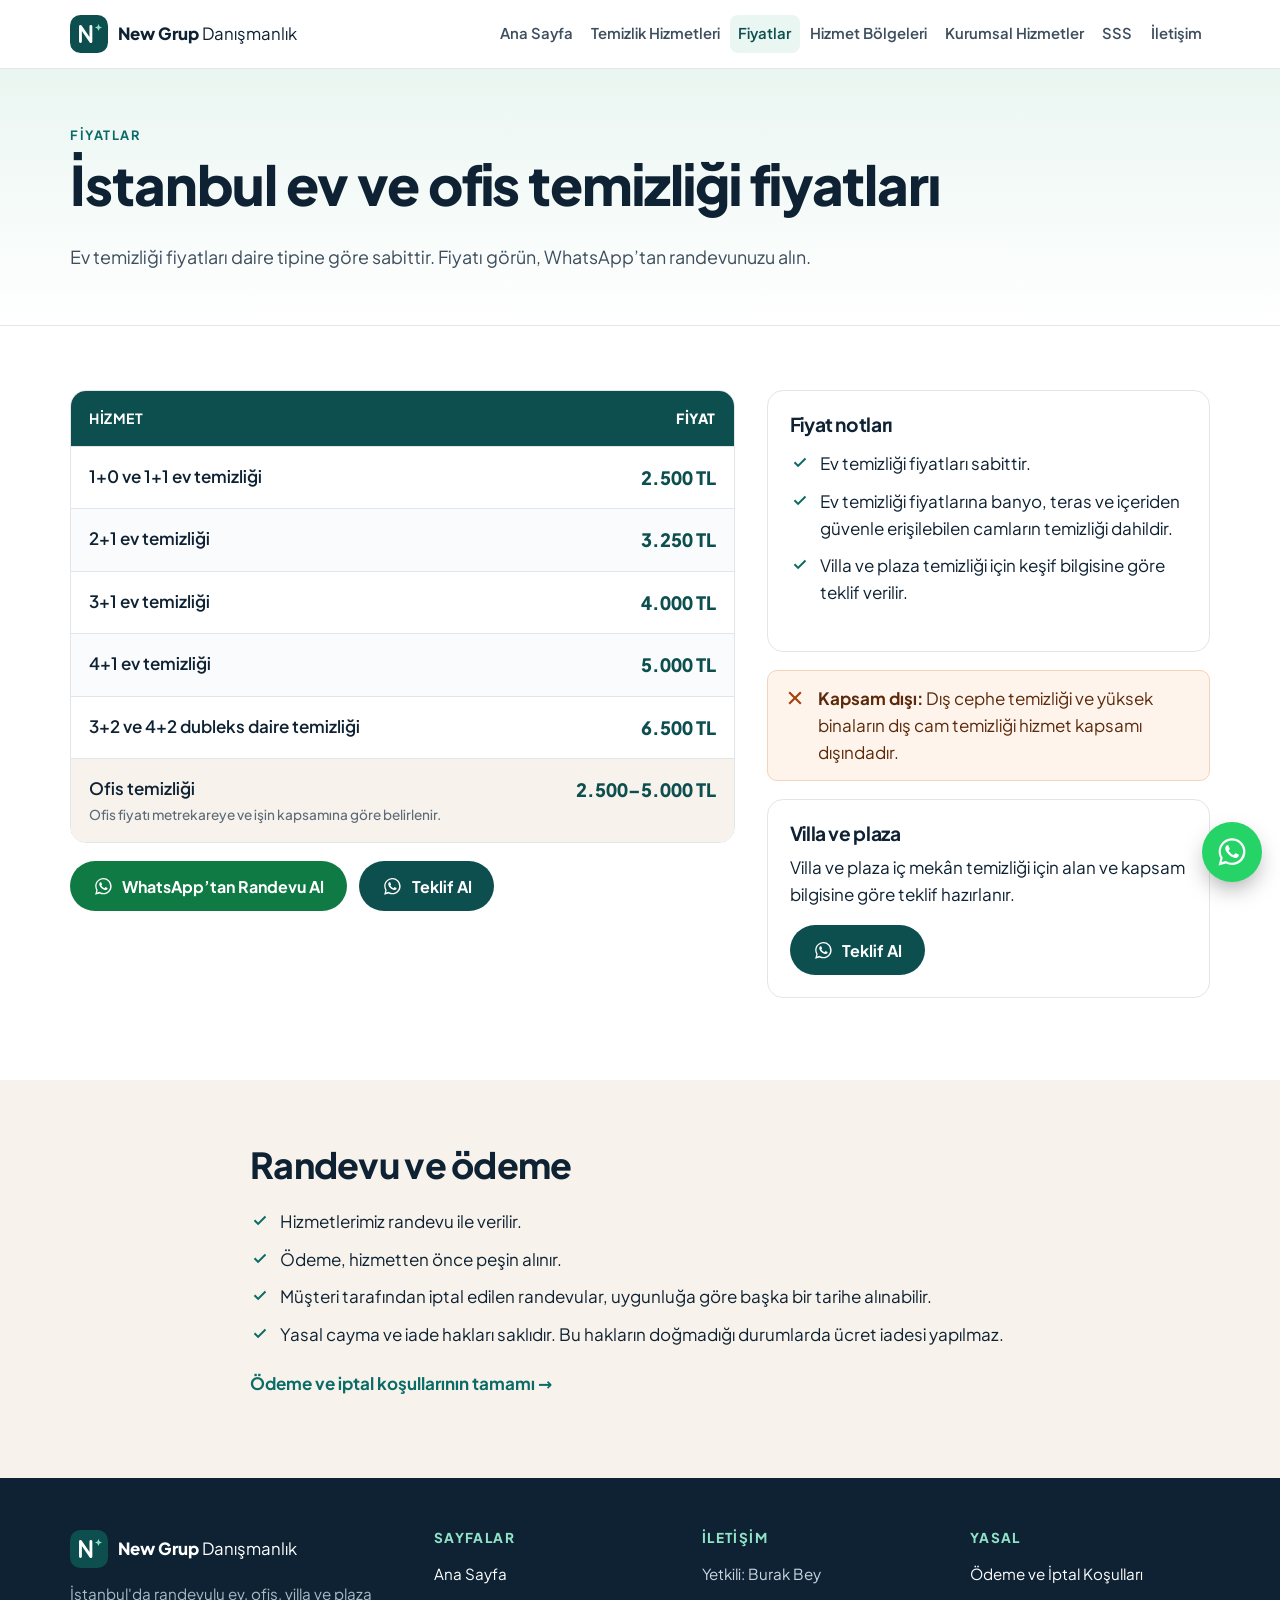
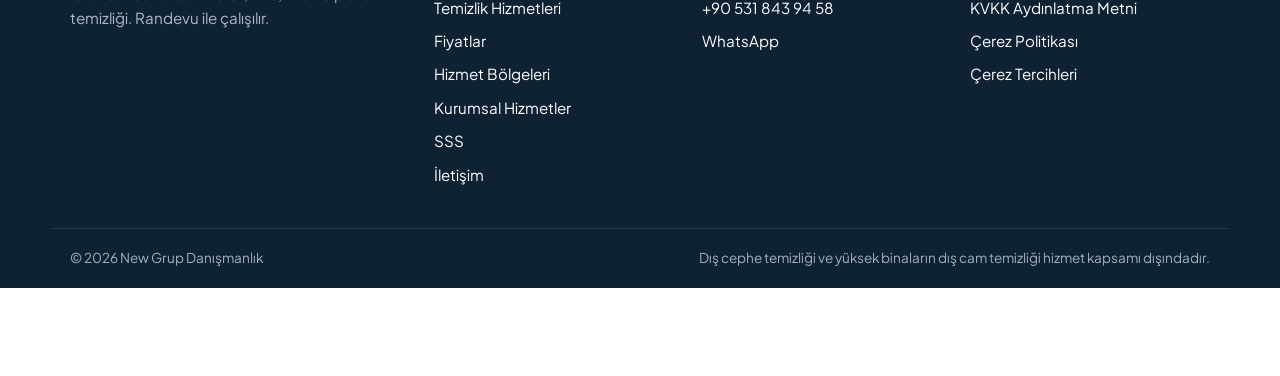
<file: fiyatlar.html>
<!doctype html>
<html lang="tr">
<head>
<meta charset="utf-8">

<meta name="viewport" content="width=device-width,initial-scale=1,viewport-fit=cover">
<title>Ev Temizliği Fiyatları 2026 İstanbul | 1+1, 2+1, 3+1 – New Grup</title>
<meta name="description" content="1+1 ev temizliği 2.500 TL, 2+1 3.250 TL, 3+1 4.000 TL, 4+1 5.000 TL, dubleks 6.500 TL. Ofis temizliği 2.500–5.000 TL. İstanbul.">
<meta name="robots" content="index,follow">
<link rel="canonical" href="https://y73755-commits.github.io/newgrupdanismanlik/fiyatlar.html">
<meta property="og:type" content="website"><meta property="og:locale" content="tr_TR">
<meta property="og:site_name" content="New Grup Danışmanlık"><meta property="og:title" content="Ev Temizliği Fiyatları 2026 İstanbul | 1+1, 2+1, 3+1 – New Grup">
<meta property="og:description" content="1+1 ev temizliği 2.500 TL, 2+1 3.250 TL, 3+1 4.000 TL, 4+1 5.000 TL, dubleks 6.500 TL. Ofis temizliği 2.500–5.000 TL. İstanbul."><meta property="og:url" content="https://y73755-commits.github.io/newgrupdanismanlik/fiyatlar.html">
<meta property="og:image" content="https://y73755-commits.github.io/newgrupdanismanlik/assets/img/og.jpg">
<meta name="theme-color" content="#0d4f4f">

<link rel="icon" href="assets/img/favicon.svg" type="image/svg+xml">
<link rel="preload" href="assets/fonts/plus-jakarta-sans-latin-wght-normal.woff2" as="font" type="font/woff2" crossorigin>

<link rel="stylesheet" href="assets/css/style.css?v=202611232058">
<script>
window.NG_CFG={"ga4": "", "ads": "", "adsWa": "", "adsTel": ""};
window.dataLayer=window.dataLayer||[];function gtag(){dataLayer.push(arguments);}
gtag('consent','default',{ad_storage:'denied',ad_user_data:'denied',ad_personalization:'denied',analytics_storage:'denied',functionality_storage:'granted',security_storage:'granted',wait_for_update:500});
gtag('set','ads_data_redaction',true);
</script>
<script type="application/ld+json">{"@context": "https://schema.org", "@type": "OfferCatalog", "name": "Temizlik fiyatları", "itemListElement": [{"@type": "Offer", "name": "1+0 ve 1+1 ev temizliği", "price": "2500", "priceCurrency": "TRY", "areaServed": "İstanbul"}, {"@type": "Offer", "name": "2+1 ev temizliği", "price": "3250", "priceCurrency": "TRY", "areaServed": "İstanbul"}, {"@type": "Offer", "name": "3+1 ev temizliği", "price": "4000", "priceCurrency": "TRY", "areaServed": "İstanbul"}, {"@type": "Offer", "name": "4+1 ev temizliği", "price": "5000", "priceCurrency": "TRY", "areaServed": "İstanbul"}, {"@type": "Offer", "name": "3+2 ve 4+2 dubleks daire temizliği", "price": "6500", "priceCurrency": "TRY", "areaServed": "İstanbul"}]}</script><script type="application/ld+json">{"@context": "https://schema.org", "@type": "BreadcrumbList", "itemListElement": [{"@type": "ListItem", "position": 1, "name": "Ana Sayfa", "item": "https://y73755-commits.github.io/newgrupdanismanlik/"}, {"@type": "ListItem", "position": 2, "name": "Fiyatlar", "item": "https://y73755-commits.github.io/newgrupdanismanlik/fiyatlar.html"}]}</script>
</head>
<body>
<a class="skip" href="#icerik">İçeriğe geç</a>
<header class="hdr">
  <div class="wrap hdr-in">
    <a class="brand" href="index.html" aria-label="New Grup Danışmanlık ana sayfa"><svg class="logo-mark" viewBox="0 0 40 40" aria-hidden="true"><rect width="40" height="40" rx="11" fill="#0d4f4f"/><path d="M11 28V12l11 16V12" fill="none" stroke="#fff" stroke-width="3" stroke-linecap="round" stroke-linejoin="round"/><path d="M30 9.5l1.1 2.6 2.6 1.1-2.6 1.1L30 16.9l-1.1-2.6-2.6-1.1 2.6-1.1z" fill="#8fe3c6"/></svg><span><b>New Grup</b> Danışmanlık</span></a>
    <nav class="nav" id="nav" aria-label="Ana menü"><ul><li><a href="index.html">Ana Sayfa</a></li><li><a href="temizlik-hizmetleri.html">Temizlik Hizmetleri</a></li><li><a href="fiyatlar.html" aria-current=page>Fiyatlar</a></li><li><a href="hizmet-bolgeleri.html">Hizmet Bölgeleri</a></li><li><a href="kurumsal-hizmetler.html">Kurumsal Hizmetler</a></li><li><a href="sss.html">SSS</a></li><li><a href="iletisim.html">İletişim</a></li></ul>
      <div class="nav-cta"><a class="btn btn-ghost btn-sm" href="tel:+905318439458" data-track="telefon" data-ctx="menu"><svg viewBox="0 0 24 24" aria-hidden="true"><path fill="currentColor" d="M6.6 10.8a15.1 15.1 0 0 0 6.6 6.6l2.2-2.2c.3-.3.7-.4 1-.2 1.1.4 2.3.6 3.6.6.6 0 1 .4 1 1V20c0 .6-.4 1-1 1A17 17 0 0 1 3 4c0-.6.4-1 1-1h3.5c.6 0 1 .4 1 1 0 1.2.2 2.4.6 3.6.1.3 0 .7-.2 1l-2.3 2.2Z"/></svg><span>+90 531 843 94 58</span></a></div>
    </nav>
    <a class="hdr-tel" href="tel:+905318439458" data-track="telefon" data-ctx="header"><svg viewBox="0 0 24 24" aria-hidden="true"><path fill="currentColor" d="M6.6 10.8a15.1 15.1 0 0 0 6.6 6.6l2.2-2.2c.3-.3.7-.4 1-.2 1.1.4 2.3.6 3.6.6.6 0 1 .4 1 1V20c0 .6-.4 1-1 1A17 17 0 0 1 3 4c0-.6.4-1 1-1h3.5c.6 0 1 .4 1 1 0 1.2.2 2.4.6 3.6.1.3 0 .7-.2 1l-2.3 2.2Z"/></svg><span>+90 531 843 94 58</span></a>
    <button class="burger" id="burger" aria-controls="nav" aria-expanded="false" aria-label="Menüyü aç"><span></span><span></span><span></span></button>
  </div>
</header>
<main id="icerik">
<section class="phero"><div class="wrap"><p class="eyebrow">Fiyatlar</p><h1>İstanbul ev ve ofis temizliği fiyatları</h1><p class="lead">Ev temizliği fiyatları daire tipine göre sabittir. Fiyatı görün, WhatsApp’tan randevunuzu alın.</p></div></section>
<section class="sec"><div class="wrap price-layout">
  <div><div class="table-wrap"><table class="ptable"><caption class="sr">Temizlik fiyat listesi</caption><thead><tr><th scope="col">Hizmet</th><th scope="col" class="num">Fiyat</th></tr></thead><tbody><tr><th scope="row">1+0 ve 1+1 ev temizliği</th><td class="num">2.500 TL</td></tr><tr><th scope="row">2+1 ev temizliği</th><td class="num">3.250 TL</td></tr><tr><th scope="row">3+1 ev temizliği</th><td class="num">4.000 TL</td></tr><tr><th scope="row">4+1 ev temizliği</th><td class="num">5.000 TL</td></tr><tr><th scope="row">3+2 ve 4+2 dubleks daire temizliği</th><td class="num">6.500 TL</td></tr><tr class="row-alt"><th scope="row">Ofis temizliği<span class="cell-note">Ofis fiyatı metrekareye ve işin kapsamına göre belirlenir.</span></th><td class="num">2.500–5.000 TL</td></tr></tbody></table></div>
    <div class="price-ctas"><a class="btn btn-wa" href="https://wa.me/905318439458?text=Merhaba%20Burak%20Bey%2C%20ev%20temizli%C4%9Fi%20i%C3%A7in%20randevu%20almak%20istiyorum.%20Daire%20tipi%3A%20%E2%80%A6%20Semt%3A%20%E2%80%A6%20Uygun%20g%C3%BCn%3A%20%E2%80%A6" target="_blank" rel="noopener" data-track="whatsapp" data-ctx="fiyatlar-tablo"><svg viewBox="0 0 32 32" aria-hidden="true"><path fill="currentColor" d="M16.04 3C9.08 3 3.43 8.64 3.43 15.6c0 2.22.58 4.39 1.69 6.3L3.33 28.7l6.96-1.83a12.6 12.6 0 0 0 5.75 1.39h.01c6.95 0 12.6-5.65 12.6-12.6 0-3.37-1.31-6.53-3.69-8.91A12.52 12.52 0 0 0 16.04 3Zm0 23.07h-.01a10.5 10.5 0 0 1-5.35-1.46l-.38-.23-4.13 1.08 1.1-4.02-.25-.41a10.44 10.44 0 0 1-1.6-5.43c0-5.79 4.71-10.5 10.51-10.5 2.8 0 5.44 1.1 7.42 3.08a10.43 10.43 0 0 1 3.07 7.43c0 5.79-4.71 10.5-10.5 10.5Zm5.76-7.86c-.32-.16-1.87-.92-2.16-1.03-.29-.1-.5-.16-.71.16-.21.32-.82 1.03-1 1.24-.18.21-.37.24-.68.08-.32-.16-1.33-.49-2.54-1.57-.94-.84-1.57-1.87-1.75-2.18-.18-.32-.02-.49.14-.65.14-.14.32-.37.47-.55.16-.18.21-.32.32-.53.1-.21.05-.4-.03-.55-.08-.16-.71-1.71-.97-2.34-.26-.62-.52-.53-.71-.54h-.6c-.21 0-.55.08-.84.4-.29.32-1.1 1.08-1.1 2.63s1.13 3.05 1.29 3.26c.16.21 2.22 3.39 5.38 4.75.75.32 1.34.52 1.8.66.75.24 1.44.21 1.98.13.6-.09 1.87-.76 2.13-1.5.26-.74.26-1.37.18-1.5-.08-.13-.29-.21-.6-.37Z"/></svg><span>WhatsApp’tan Randevu Al</span></a><a class="btn btn-primary" href="https://wa.me/905318439458?text=Merhaba%20Burak%20Bey%2C%20ofis%20temizli%C4%9Fi%20i%C3%A7in%20teklif%20almak%20istiyorum.%20Semt%3A%20%E2%80%A6%20Alan/kapsam%3A%20%E2%80%A6" target="_blank" rel="noopener" data-track="whatsapp" data-ctx="fiyatlar-tablo"><svg viewBox="0 0 32 32" aria-hidden="true"><path fill="currentColor" d="M16.04 3C9.08 3 3.43 8.64 3.43 15.6c0 2.22.58 4.39 1.69 6.3L3.33 28.7l6.96-1.83a12.6 12.6 0 0 0 5.75 1.39h.01c6.95 0 12.6-5.65 12.6-12.6 0-3.37-1.31-6.53-3.69-8.91A12.52 12.52 0 0 0 16.04 3Zm0 23.07h-.01a10.5 10.5 0 0 1-5.35-1.46l-.38-.23-4.13 1.08 1.1-4.02-.25-.41a10.44 10.44 0 0 1-1.6-5.43c0-5.79 4.71-10.5 10.51-10.5 2.8 0 5.44 1.1 7.42 3.08a10.43 10.43 0 0 1 3.07 7.43c0 5.79-4.71 10.5-10.5 10.5Zm5.76-7.86c-.32-.16-1.87-.92-2.16-1.03-.29-.1-.5-.16-.71.16-.21.32-.82 1.03-1 1.24-.18.21-.37.24-.68.08-.32-.16-1.33-.49-2.54-1.57-.94-.84-1.57-1.87-1.75-2.18-.18-.32-.02-.49.14-.65.14-.14.32-.37.47-.55.16-.18.21-.32.32-.53.1-.21.05-.4-.03-.55-.08-.16-.71-1.71-.97-2.34-.26-.62-.52-.53-.71-.54h-.6c-.21 0-.55.08-.84.4-.29.32-1.1 1.08-1.1 2.63s1.13 3.05 1.29 3.26c.16.21 2.22 3.39 5.38 4.75.75.32 1.34.52 1.8.66.75.24 1.44.21 1.98.13.6-.09 1.87-.76 2.13-1.5.26-.74.26-1.37.18-1.5-.08-.13-.29-.21-.6-.37Z"/></svg><span>Teklif Al</span></a></div>
  </div>
  <aside class="side">
    <div class="card"><h2 class="h3">Fiyat notları</h2><ul class="ticks"><li><svg viewBox="0 0 20 20" aria-hidden="true"><path fill="currentColor" d="M8.1 14.3 3.8 10l1.4-1.4 2.9 2.9 6.7-6.7 1.4 1.4z"/></svg>Ev temizliği fiyatları sabittir.</li><li><svg viewBox="0 0 20 20" aria-hidden="true"><path fill="currentColor" d="M8.1 14.3 3.8 10l1.4-1.4 2.9 2.9 6.7-6.7 1.4 1.4z"/></svg>Ev temizliği fiyatlarına banyo, teras ve içeriden güvenle erişilebilen camların temizliği dahildir.</li><li><svg viewBox="0 0 20 20" aria-hidden="true"><path fill="currentColor" d="M8.1 14.3 3.8 10l1.4-1.4 2.9 2.9 6.7-6.7 1.4 1.4z"/></svg>Villa ve plaza temizliği için keşif bilgisine göre teklif verilir.</li></ul></div>
    <div class="note note-warn"><svg viewBox="0 0 20 20" aria-hidden="true"><path fill="currentColor" d="m5.4 4 4.6 4.6L14.6 4 16 5.4 11.4 10l4.6 4.6-1.4 1.4-4.6-4.6L5.4 16 4 14.6 8.6 10 4 5.4z"/></svg><p><b>Kapsam dışı:</b> Dış cephe temizliği ve yüksek binaların dış cam temizliği hizmet kapsamı dışındadır.</p></div>
    <div class="card"><h2 class="h3">Villa ve plaza</h2><p>Villa ve plaza iç mekân temizliği için alan ve kapsam bilgisine göre teklif hazırlanır.</p><a class="btn btn-primary" href="https://wa.me/905318439458?text=Merhaba%20Burak%20Bey%2C%20villa%20/%20plaza%20temizli%C4%9Fi%20i%C3%A7in%20teklif%20almak%20istiyorum.%20Semt%3A%20%E2%80%A6%20Alan/kapsam%3A%20%E2%80%A6" target="_blank" rel="noopener" data-track="whatsapp" data-ctx="fiyatlar-villa"><svg viewBox="0 0 32 32" aria-hidden="true"><path fill="currentColor" d="M16.04 3C9.08 3 3.43 8.64 3.43 15.6c0 2.22.58 4.39 1.69 6.3L3.33 28.7l6.96-1.83a12.6 12.6 0 0 0 5.75 1.39h.01c6.95 0 12.6-5.65 12.6-12.6 0-3.37-1.31-6.53-3.69-8.91A12.52 12.52 0 0 0 16.04 3Zm0 23.07h-.01a10.5 10.5 0 0 1-5.35-1.46l-.38-.23-4.13 1.08 1.1-4.02-.25-.41a10.44 10.44 0 0 1-1.6-5.43c0-5.79 4.71-10.5 10.51-10.5 2.8 0 5.44 1.1 7.42 3.08a10.43 10.43 0 0 1 3.07 7.43c0 5.79-4.71 10.5-10.5 10.5Zm5.76-7.86c-.32-.16-1.87-.92-2.16-1.03-.29-.1-.5-.16-.71.16-.21.32-.82 1.03-1 1.24-.18.21-.37.24-.68.08-.32-.16-1.33-.49-2.54-1.57-.94-.84-1.57-1.87-1.75-2.18-.18-.32-.02-.49.14-.65.14-.14.32-.37.47-.55.16-.18.21-.32.32-.53.1-.21.05-.4-.03-.55-.08-.16-.71-1.71-.97-2.34-.26-.62-.52-.53-.71-.54h-.6c-.21 0-.55.08-.84.4-.29.32-1.1 1.08-1.1 2.63s1.13 3.05 1.29 3.26c.16.21 2.22 3.39 5.38 4.75.75.32 1.34.52 1.8.66.75.24 1.44.21 1.98.13.6-.09 1.87-.76 2.13-1.5.26-.74.26-1.37.18-1.5-.08-.13-.29-.21-.6-.37Z"/></svg><span>Teklif Al</span></a></div>
  </aside>
</div></section>
<section class="sec sec-tint"><div class="wrap narrow">
  <h2>Randevu ve ödeme</h2><ul class="ticks"><li><svg viewBox="0 0 20 20" aria-hidden="true"><path fill="currentColor" d="M8.1 14.3 3.8 10l1.4-1.4 2.9 2.9 6.7-6.7 1.4 1.4z"/></svg>Hizmetlerimiz randevu ile verilir.</li><li><svg viewBox="0 0 20 20" aria-hidden="true"><path fill="currentColor" d="M8.1 14.3 3.8 10l1.4-1.4 2.9 2.9 6.7-6.7 1.4 1.4z"/></svg>Ödeme, hizmetten önce peşin alınır.</li><li><svg viewBox="0 0 20 20" aria-hidden="true"><path fill="currentColor" d="M8.1 14.3 3.8 10l1.4-1.4 2.9 2.9 6.7-6.7 1.4 1.4z"/></svg>Müşteri tarafından iptal edilen randevular, uygunluğa göre başka bir tarihe alınabilir.</li><li><svg viewBox="0 0 20 20" aria-hidden="true"><path fill="currentColor" d="M8.1 14.3 3.8 10l1.4-1.4 2.9 2.9 6.7-6.7 1.4 1.4z"/></svg>Yasal cayma ve iade hakları saklıdır. Bu hakların doğmadığı durumlarda ücret iadesi yapılmaz.</li></ul>
  <p><a class="more" href="odeme-kosullari.html">Ödeme ve iptal koşullarının tamamı →</a></p>
</div></section>
</main>
<footer class="ftr">
  <div class="wrap ftr-grid">
    <div>
      <a class="brand brand-light" href="index.html"><svg class="logo-mark" viewBox="0 0 40 40" aria-hidden="true"><rect width="40" height="40" rx="11" fill="#0d4f4f"/><path d="M11 28V12l11 16V12" fill="none" stroke="#fff" stroke-width="3" stroke-linecap="round" stroke-linejoin="round"/><path d="M30 9.5l1.1 2.6 2.6 1.1-2.6 1.1L30 16.9l-1.1-2.6-2.6-1.1 2.6-1.1z" fill="#8fe3c6"/></svg><span><b>New Grup</b> Danışmanlık</span></a>
      <p class="muted-l">İstanbul&#x27;da randevulu ev, ofis, villa ve plaza temizliği. Randevu ile çalışılır.</p>
    </div>
    <div>
      <h2 class="ftr-h">Sayfalar</h2>
      <ul class="ftr-list"><li><a href="index.html">Ana Sayfa</a></li><li><a href="temizlik-hizmetleri.html">Temizlik Hizmetleri</a></li><li><a href="fiyatlar.html">Fiyatlar</a></li><li><a href="hizmet-bolgeleri.html">Hizmet Bölgeleri</a></li><li><a href="kurumsal-hizmetler.html">Kurumsal Hizmetler</a></li><li><a href="sss.html">SSS</a></li><li><a href="iletisim.html">İletişim</a></li></ul>
    </div>
    <div>
      <h2 class="ftr-h">İletişim</h2>
      <ul class="ftr-list">
        <li>Yetkili: Burak Bey</li>
        <li><a href="tel:+905318439458" data-track="telefon" data-ctx="footer">+90 531 843 94 58</a></li>
        <li><a href="https://wa.me/905318439458?text=Merhaba%20Burak%20Bey%2C%20temizlik%20hizmeti%20hakk%C4%B1nda%20bilgi%20almak%20istiyorum." target="_blank" rel="noopener" data-track="whatsapp" data-ctx="footer">WhatsApp</a></li>
      </ul>
    </div>
    <div>
      <h2 class="ftr-h">Yasal</h2>
      <ul class="ftr-list">
        <li><a href="odeme-kosullari.html">Ödeme ve İptal Koşulları</a></li>
        <li><a href="kvkk-aydinlatma-metni.html">KVKK Aydınlatma Metni</a></li>
        <li><a href="cerez-politikasi.html">Çerez Politikası</a></li>
        <li><button type="button" class="linklike" data-open-consent>Çerez Tercihleri</button></li>
      </ul>
    </div>
  </div>
  <div class="wrap ftr-bottom"><span>© 2026 New Grup Danışmanlık</span><span>Dış cephe temizliği ve yüksek binaların dış cam temizliği hizmet kapsamı dışındadır.</span></div>
</footer>
<a class="wa-float" href="https://wa.me/905318439458?text=Merhaba%20Burak%20Bey%2C%20temizlik%20hizmeti%20hakk%C4%B1nda%20bilgi%20almak%20istiyorum." target="_blank" rel="noopener" data-track="whatsapp" data-ctx="sabit-ikon" aria-label="WhatsApp ile yazın"><svg viewBox="0 0 32 32" aria-hidden="true"><path fill="currentColor" d="M16.04 3C9.08 3 3.43 8.64 3.43 15.6c0 2.22.58 4.39 1.69 6.3L3.33 28.7l6.96-1.83a12.6 12.6 0 0 0 5.75 1.39h.01c6.95 0 12.6-5.65 12.6-12.6 0-3.37-1.31-6.53-3.69-8.91A12.52 12.52 0 0 0 16.04 3Zm0 23.07h-.01a10.5 10.5 0 0 1-5.35-1.46l-.38-.23-4.13 1.08 1.1-4.02-.25-.41a10.44 10.44 0 0 1-1.6-5.43c0-5.79 4.71-10.5 10.51-10.5 2.8 0 5.44 1.1 7.42 3.08a10.43 10.43 0 0 1 3.07 7.43c0 5.79-4.71 10.5-10.5 10.5Zm5.76-7.86c-.32-.16-1.87-.92-2.16-1.03-.29-.1-.5-.16-.71.16-.21.32-.82 1.03-1 1.24-.18.21-.37.24-.68.08-.32-.16-1.33-.49-2.54-1.57-.94-.84-1.57-1.87-1.75-2.18-.18-.32-.02-.49.14-.65.14-.14.32-.37.47-.55.16-.18.21-.32.32-.53.1-.21.05-.4-.03-.55-.08-.16-.71-1.71-.97-2.34-.26-.62-.52-.53-.71-.54h-.6c-.21 0-.55.08-.84.4-.29.32-1.1 1.08-1.1 2.63s1.13 3.05 1.29 3.26c.16.21 2.22 3.39 5.38 4.75.75.32 1.34.52 1.8.66.75.24 1.44.21 1.98.13.6-.09 1.87-.76 2.13-1.5.26-.74.26-1.37.18-1.5-.08-.13-.29-.21-.6-.37Z"/></svg></a>
<div class="cc-banner" id="cc-banner" role="region" aria-label="Çerez bildirimi" hidden>
  <div class="cc-in">
    <p><b>Çerez tercihiniz</b><br>Siteyi ölçmek ve reklamlarımızın etkisini görmek için analiz ve reklam çerezlerini yalnızca izninizle kullanırız. Ayrıntılar: <a href="cerez-politikasi.html">Çerez Politikası</a>.</p>
    <div class="cc-actions">
      <button type="button" class="btn btn-sm btn-outline" data-cc="reject">Reddet</button>
      <button type="button" class="btn btn-sm btn-outline" data-open-consent>Tercihler</button>
      <button type="button" class="btn btn-sm btn-outline" data-cc="accept">Kabul Et</button>
    </div>
  </div>
</div>
<dialog class="cc-modal" id="cc-modal" aria-labelledby="cc-title">
  <form method="dialog" class="cc-form">
    <h2 id="cc-title">Çerez Tercihleri</h2>
    <p class="small">Tercihinizi istediğiniz zaman sayfanın altındaki “Çerez Tercihleri” bağlantısından değiştirebilirsiniz.</p>
    <div class="cc-row"><div><b>Zorunlu</b><p class="small">Çerez tercihinizi hatırlamak için tarayıcınızda küçük bir kayıt tutulur. Kapatılamaz.</p></div><span class="pill">Her zaman açık</span></div>
    <label class="cc-row"><div><b>Analiz</b><p class="small">Google Analytics ile ziyaret istatistikleri.</p></div><input type="checkbox" class="sw" id="cc-analytics"></label>
    <label class="cc-row"><div><b>Reklam</b><p class="small">Google Ads ile WhatsApp ve telefon tıklamalarının ölçümü.</p></div><input type="checkbox" class="sw" id="cc-ads"></label>
    <div class="cc-actions">
      <button type="button" class="btn btn-sm btn-outline" data-cc="reject">Tümünü Reddet</button>
      <button type="button" class="btn btn-sm btn-outline" data-cc="save">Seçimi Kaydet</button>
      <button type="button" class="btn btn-sm btn-outline" data-cc="accept">Tümünü Kabul Et</button>
    </div>
  </form>
</dialog>
<script src="assets/js/main.js?v=202611232058" defer></script>
</body>
</html>
</file>
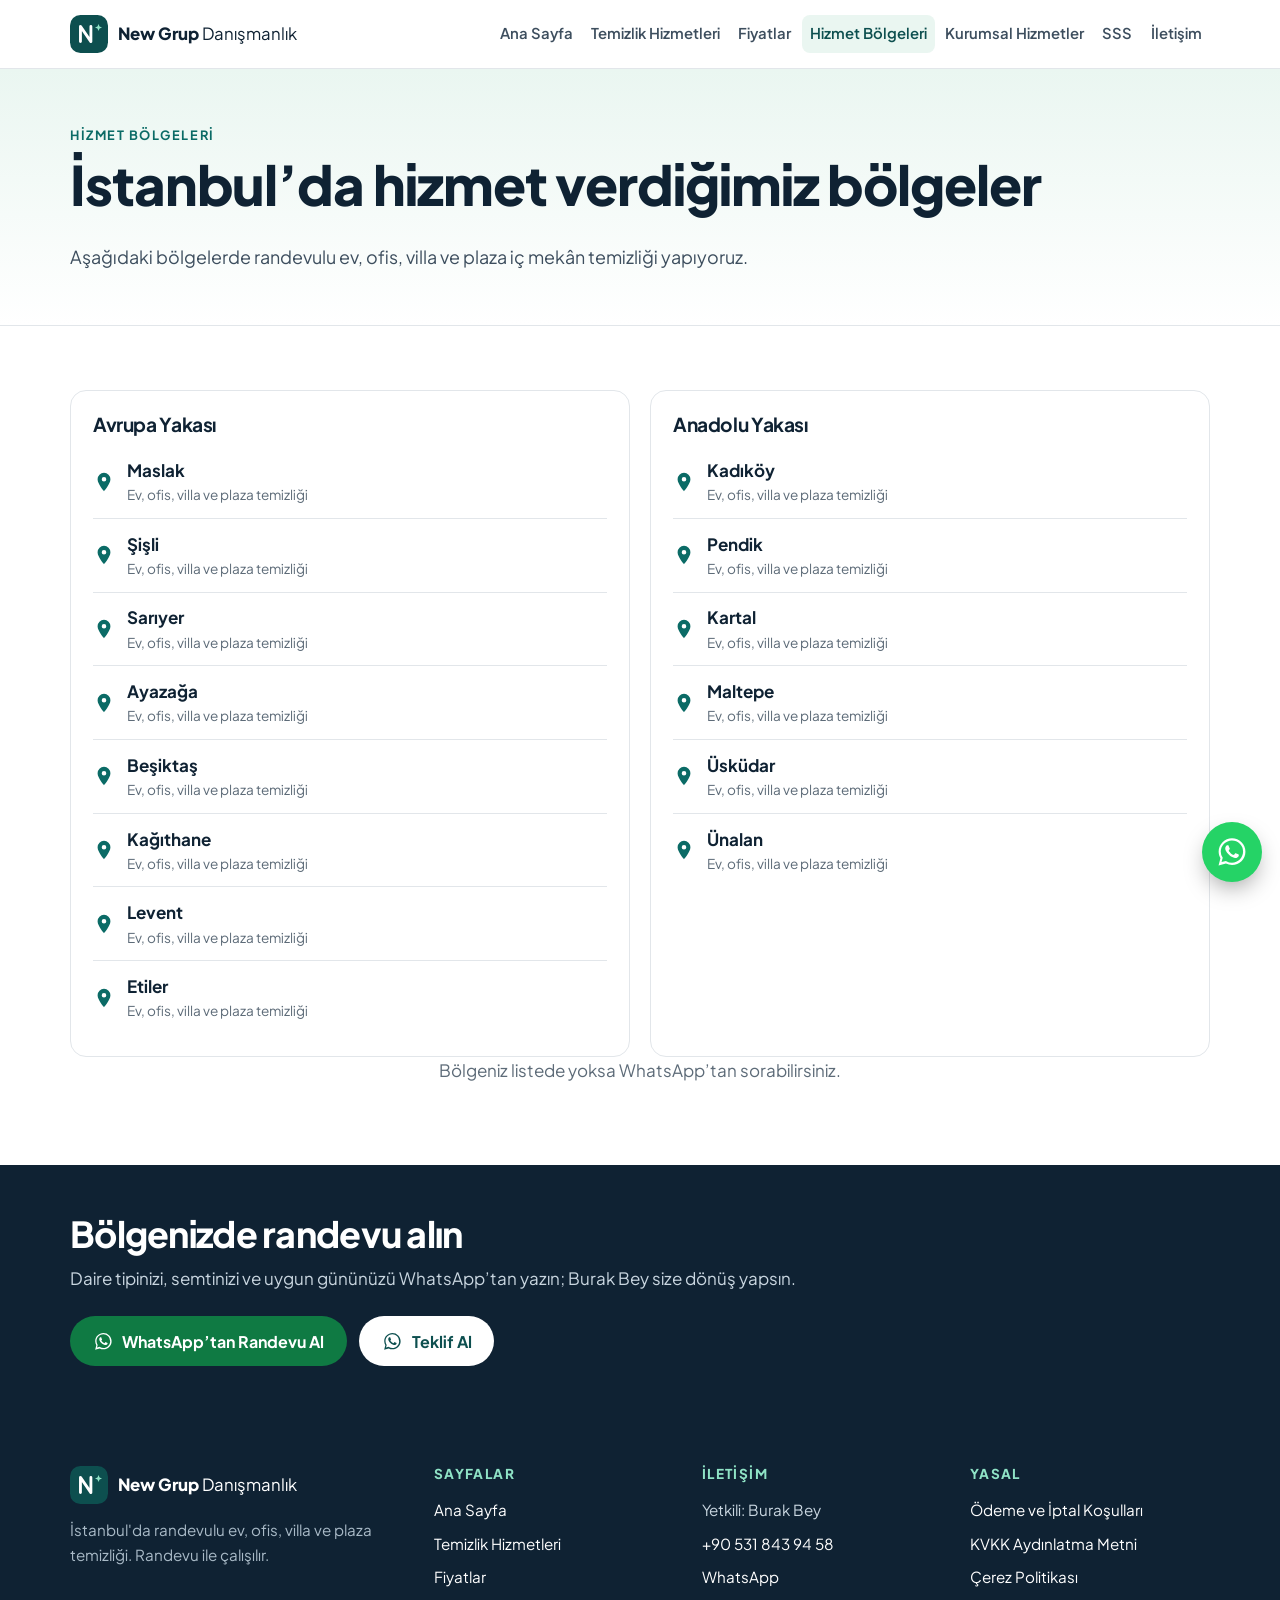
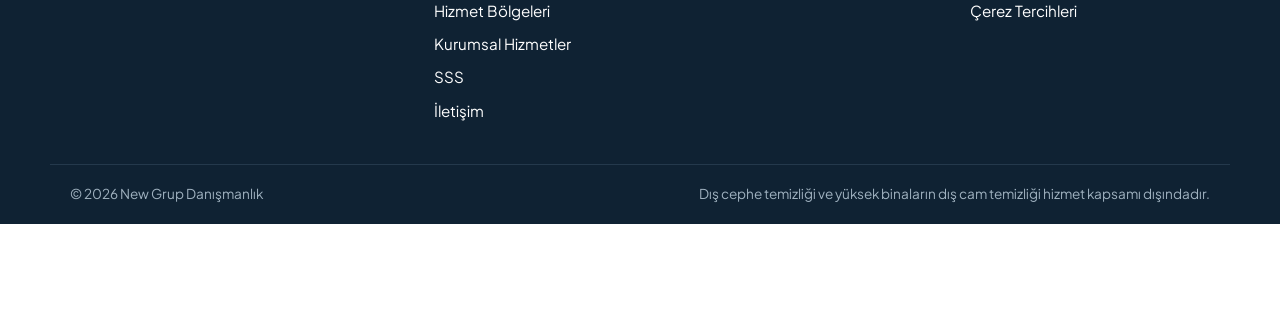
<file: hizmet-bolgeleri.html>
<!doctype html>
<html lang="tr">
<head>
<meta charset="utf-8">

<meta name="viewport" content="width=device-width,initial-scale=1,viewport-fit=cover">
<title>Temizlik Hizmet Bölgeleri | Sarıyer, Şişli, Kadıköy – New Grup</title>
<meta name="description" content="Maslak, Şişli, Sarıyer, Ayazağa, Beşiktaş, Kağıthane, Levent, Etiler, Kadıköy, Pendik, Kartal, Maltepe, Üsküdar ve Ünalan&#x27;da ev ve ofis temizliği.">
<meta name="robots" content="index,follow">
<link rel="canonical" href="https://y73755-commits.github.io/newgrupdanismanlik/hizmet-bolgeleri.html">
<meta property="og:type" content="website"><meta property="og:locale" content="tr_TR">
<meta property="og:site_name" content="New Grup Danışmanlık"><meta property="og:title" content="Temizlik Hizmet Bölgeleri | Sarıyer, Şişli, Kadıköy – New Grup">
<meta property="og:description" content="Maslak, Şişli, Sarıyer, Ayazağa, Beşiktaş, Kağıthane, Levent, Etiler, Kadıköy, Pendik, Kartal, Maltepe, Üsküdar ve Ünalan&#x27;da ev ve ofis temizliği."><meta property="og:url" content="https://y73755-commits.github.io/newgrupdanismanlik/hizmet-bolgeleri.html">
<meta property="og:image" content="https://y73755-commits.github.io/newgrupdanismanlik/assets/img/og.jpg">
<meta name="theme-color" content="#0d4f4f">

<link rel="icon" href="assets/img/favicon.svg" type="image/svg+xml">
<link rel="preload" href="assets/fonts/plus-jakarta-sans-latin-wght-normal.woff2" as="font" type="font/woff2" crossorigin>

<link rel="stylesheet" href="assets/css/style.css?v=202611232058">
<script>
window.NG_CFG={"ga4": "", "ads": "", "adsWa": "", "adsTel": ""};
window.dataLayer=window.dataLayer||[];function gtag(){dataLayer.push(arguments);}
gtag('consent','default',{ad_storage:'denied',ad_user_data:'denied',ad_personalization:'denied',analytics_storage:'denied',functionality_storage:'granted',security_storage:'granted',wait_for_update:500});
gtag('set','ads_data_redaction',true);
</script>
<script type="application/ld+json">{"@context": "https://schema.org", "@type": "BreadcrumbList", "itemListElement": [{"@type": "ListItem", "position": 1, "name": "Ana Sayfa", "item": "https://y73755-commits.github.io/newgrupdanismanlik/"}, {"@type": "ListItem", "position": 2, "name": "Hizmet Bölgeleri", "item": "https://y73755-commits.github.io/newgrupdanismanlik/hizmet-bolgeleri.html"}]}</script>
</head>
<body>
<a class="skip" href="#icerik">İçeriğe geç</a>
<header class="hdr">
  <div class="wrap hdr-in">
    <a class="brand" href="index.html" aria-label="New Grup Danışmanlık ana sayfa"><svg class="logo-mark" viewBox="0 0 40 40" aria-hidden="true"><rect width="40" height="40" rx="11" fill="#0d4f4f"/><path d="M11 28V12l11 16V12" fill="none" stroke="#fff" stroke-width="3" stroke-linecap="round" stroke-linejoin="round"/><path d="M30 9.5l1.1 2.6 2.6 1.1-2.6 1.1L30 16.9l-1.1-2.6-2.6-1.1 2.6-1.1z" fill="#8fe3c6"/></svg><span><b>New Grup</b> Danışmanlık</span></a>
    <nav class="nav" id="nav" aria-label="Ana menü"><ul><li><a href="index.html">Ana Sayfa</a></li><li><a href="temizlik-hizmetleri.html">Temizlik Hizmetleri</a></li><li><a href="fiyatlar.html">Fiyatlar</a></li><li><a href="hizmet-bolgeleri.html" aria-current=page>Hizmet Bölgeleri</a></li><li><a href="kurumsal-hizmetler.html">Kurumsal Hizmetler</a></li><li><a href="sss.html">SSS</a></li><li><a href="iletisim.html">İletişim</a></li></ul>
      <div class="nav-cta"><a class="btn btn-ghost btn-sm" href="tel:+905318439458" data-track="telefon" data-ctx="menu"><svg viewBox="0 0 24 24" aria-hidden="true"><path fill="currentColor" d="M6.6 10.8a15.1 15.1 0 0 0 6.6 6.6l2.2-2.2c.3-.3.7-.4 1-.2 1.1.4 2.3.6 3.6.6.6 0 1 .4 1 1V20c0 .6-.4 1-1 1A17 17 0 0 1 3 4c0-.6.4-1 1-1h3.5c.6 0 1 .4 1 1 0 1.2.2 2.4.6 3.6.1.3 0 .7-.2 1l-2.3 2.2Z"/></svg><span>+90 531 843 94 58</span></a></div>
    </nav>
    <a class="hdr-tel" href="tel:+905318439458" data-track="telefon" data-ctx="header"><svg viewBox="0 0 24 24" aria-hidden="true"><path fill="currentColor" d="M6.6 10.8a15.1 15.1 0 0 0 6.6 6.6l2.2-2.2c.3-.3.7-.4 1-.2 1.1.4 2.3.6 3.6.6.6 0 1 .4 1 1V20c0 .6-.4 1-1 1A17 17 0 0 1 3 4c0-.6.4-1 1-1h3.5c.6 0 1 .4 1 1 0 1.2.2 2.4.6 3.6.1.3 0 .7-.2 1l-2.3 2.2Z"/></svg><span>+90 531 843 94 58</span></a>
    <button class="burger" id="burger" aria-controls="nav" aria-expanded="false" aria-label="Menüyü aç"><span></span><span></span><span></span></button>
  </div>
</header>
<main id="icerik">
<section class="phero"><div class="wrap"><p class="eyebrow">Hizmet Bölgeleri</p><h1>İstanbul’da hizmet verdiğimiz bölgeler</h1><p class="lead">Aşağıdaki bölgelerde randevulu ev, ofis, villa ve plaza iç mekân temizliği yapıyoruz.</p></div></section>
<section class="sec"><div class="wrap grid-2"><div class="card"><h2 class="h3">Avrupa Yakası</h2><ul class="regions"><li class="region"><svg viewBox="0 0 24 24" aria-hidden="true"><path fill="currentColor" d="M12 2a7 7 0 0 0-7 7c0 5.2 7 13 7 13s7-7.8 7-13a7 7 0 0 0-7-7Zm0 9.5A2.5 2.5 0 1 1 12 6.5a2.5 2.5 0 0 1 0 5Z"/></svg><span><b>Maslak</b><small>Ev, ofis, villa ve plaza temizliği</small></span></li><li class="region"><svg viewBox="0 0 24 24" aria-hidden="true"><path fill="currentColor" d="M12 2a7 7 0 0 0-7 7c0 5.2 7 13 7 13s7-7.8 7-13a7 7 0 0 0-7-7Zm0 9.5A2.5 2.5 0 1 1 12 6.5a2.5 2.5 0 0 1 0 5Z"/></svg><span><b>Şişli</b><small>Ev, ofis, villa ve plaza temizliği</small></span></li><li class="region"><svg viewBox="0 0 24 24" aria-hidden="true"><path fill="currentColor" d="M12 2a7 7 0 0 0-7 7c0 5.2 7 13 7 13s7-7.8 7-13a7 7 0 0 0-7-7Zm0 9.5A2.5 2.5 0 1 1 12 6.5a2.5 2.5 0 0 1 0 5Z"/></svg><span><b>Sarıyer</b><small>Ev, ofis, villa ve plaza temizliği</small></span></li><li class="region"><svg viewBox="0 0 24 24" aria-hidden="true"><path fill="currentColor" d="M12 2a7 7 0 0 0-7 7c0 5.2 7 13 7 13s7-7.8 7-13a7 7 0 0 0-7-7Zm0 9.5A2.5 2.5 0 1 1 12 6.5a2.5 2.5 0 0 1 0 5Z"/></svg><span><b>Ayazağa</b><small>Ev, ofis, villa ve plaza temizliği</small></span></li><li class="region"><svg viewBox="0 0 24 24" aria-hidden="true"><path fill="currentColor" d="M12 2a7 7 0 0 0-7 7c0 5.2 7 13 7 13s7-7.8 7-13a7 7 0 0 0-7-7Zm0 9.5A2.5 2.5 0 1 1 12 6.5a2.5 2.5 0 0 1 0 5Z"/></svg><span><b>Beşiktaş</b><small>Ev, ofis, villa ve plaza temizliği</small></span></li><li class="region"><svg viewBox="0 0 24 24" aria-hidden="true"><path fill="currentColor" d="M12 2a7 7 0 0 0-7 7c0 5.2 7 13 7 13s7-7.8 7-13a7 7 0 0 0-7-7Zm0 9.5A2.5 2.5 0 1 1 12 6.5a2.5 2.5 0 0 1 0 5Z"/></svg><span><b>Kağıthane</b><small>Ev, ofis, villa ve plaza temizliği</small></span></li><li class="region"><svg viewBox="0 0 24 24" aria-hidden="true"><path fill="currentColor" d="M12 2a7 7 0 0 0-7 7c0 5.2 7 13 7 13s7-7.8 7-13a7 7 0 0 0-7-7Zm0 9.5A2.5 2.5 0 1 1 12 6.5a2.5 2.5 0 0 1 0 5Z"/></svg><span><b>Levent</b><small>Ev, ofis, villa ve plaza temizliği</small></span></li><li class="region"><svg viewBox="0 0 24 24" aria-hidden="true"><path fill="currentColor" d="M12 2a7 7 0 0 0-7 7c0 5.2 7 13 7 13s7-7.8 7-13a7 7 0 0 0-7-7Zm0 9.5A2.5 2.5 0 1 1 12 6.5a2.5 2.5 0 0 1 0 5Z"/></svg><span><b>Etiler</b><small>Ev, ofis, villa ve plaza temizliği</small></span></li></ul></div><div class="card"><h2 class="h3">Anadolu Yakası</h2><ul class="regions"><li class="region"><svg viewBox="0 0 24 24" aria-hidden="true"><path fill="currentColor" d="M12 2a7 7 0 0 0-7 7c0 5.2 7 13 7 13s7-7.8 7-13a7 7 0 0 0-7-7Zm0 9.5A2.5 2.5 0 1 1 12 6.5a2.5 2.5 0 0 1 0 5Z"/></svg><span><b>Kadıköy</b><small>Ev, ofis, villa ve plaza temizliği</small></span></li><li class="region"><svg viewBox="0 0 24 24" aria-hidden="true"><path fill="currentColor" d="M12 2a7 7 0 0 0-7 7c0 5.2 7 13 7 13s7-7.8 7-13a7 7 0 0 0-7-7Zm0 9.5A2.5 2.5 0 1 1 12 6.5a2.5 2.5 0 0 1 0 5Z"/></svg><span><b>Pendik</b><small>Ev, ofis, villa ve plaza temizliği</small></span></li><li class="region"><svg viewBox="0 0 24 24" aria-hidden="true"><path fill="currentColor" d="M12 2a7 7 0 0 0-7 7c0 5.2 7 13 7 13s7-7.8 7-13a7 7 0 0 0-7-7Zm0 9.5A2.5 2.5 0 1 1 12 6.5a2.5 2.5 0 0 1 0 5Z"/></svg><span><b>Kartal</b><small>Ev, ofis, villa ve plaza temizliği</small></span></li><li class="region"><svg viewBox="0 0 24 24" aria-hidden="true"><path fill="currentColor" d="M12 2a7 7 0 0 0-7 7c0 5.2 7 13 7 13s7-7.8 7-13a7 7 0 0 0-7-7Zm0 9.5A2.5 2.5 0 1 1 12 6.5a2.5 2.5 0 0 1 0 5Z"/></svg><span><b>Maltepe</b><small>Ev, ofis, villa ve plaza temizliği</small></span></li><li class="region"><svg viewBox="0 0 24 24" aria-hidden="true"><path fill="currentColor" d="M12 2a7 7 0 0 0-7 7c0 5.2 7 13 7 13s7-7.8 7-13a7 7 0 0 0-7-7Zm0 9.5A2.5 2.5 0 1 1 12 6.5a2.5 2.5 0 0 1 0 5Z"/></svg><span><b>Üsküdar</b><small>Ev, ofis, villa ve plaza temizliği</small></span></li><li class="region"><svg viewBox="0 0 24 24" aria-hidden="true"><path fill="currentColor" d="M12 2a7 7 0 0 0-7 7c0 5.2 7 13 7 13s7-7.8 7-13a7 7 0 0 0-7-7Zm0 9.5A2.5 2.5 0 1 1 12 6.5a2.5 2.5 0 0 1 0 5Z"/></svg><span><b>Ünalan</b><small>Ev, ofis, villa ve plaza temizliği</small></span></li></ul></div></div>
<div class="wrap"><p class="muted center">Bölgeniz listede yoksa WhatsApp’tan sorabilirsiniz.</p></div></section><section class="band"><div class="wrap band-in"><div><h2>Bölgenizde randevu alın</h2><p>Daire tipinizi, semtinizi ve uygun gününüzü WhatsApp’tan yazın; Burak Bey size dönüş yapsın.</p></div>
<div class="band-cta"><a class="btn btn-wa" href="https://wa.me/905318439458?text=Merhaba%20Burak%20Bey%2C%20ev%20temizli%C4%9Fi%20i%C3%A7in%20randevu%20almak%20istiyorum.%20Daire%20tipi%3A%20%E2%80%A6%20Semt%3A%20%E2%80%A6%20Uygun%20g%C3%BCn%3A%20%E2%80%A6" target="_blank" rel="noopener" data-track="whatsapp" data-ctx="cta-band"><svg viewBox="0 0 32 32" aria-hidden="true"><path fill="currentColor" d="M16.04 3C9.08 3 3.43 8.64 3.43 15.6c0 2.22.58 4.39 1.69 6.3L3.33 28.7l6.96-1.83a12.6 12.6 0 0 0 5.75 1.39h.01c6.95 0 12.6-5.65 12.6-12.6 0-3.37-1.31-6.53-3.69-8.91A12.52 12.52 0 0 0 16.04 3Zm0 23.07h-.01a10.5 10.5 0 0 1-5.35-1.46l-.38-.23-4.13 1.08 1.1-4.02-.25-.41a10.44 10.44 0 0 1-1.6-5.43c0-5.79 4.71-10.5 10.51-10.5 2.8 0 5.44 1.1 7.42 3.08a10.43 10.43 0 0 1 3.07 7.43c0 5.79-4.71 10.5-10.5 10.5Zm5.76-7.86c-.32-.16-1.87-.92-2.16-1.03-.29-.1-.5-.16-.71.16-.21.32-.82 1.03-1 1.24-.18.21-.37.24-.68.08-.32-.16-1.33-.49-2.54-1.57-.94-.84-1.57-1.87-1.75-2.18-.18-.32-.02-.49.14-.65.14-.14.32-.37.47-.55.16-.18.21-.32.32-.53.1-.21.05-.4-.03-.55-.08-.16-.71-1.71-.97-2.34-.26-.62-.52-.53-.71-.54h-.6c-.21 0-.55.08-.84.4-.29.32-1.1 1.08-1.1 2.63s1.13 3.05 1.29 3.26c.16.21 2.22 3.39 5.38 4.75.75.32 1.34.52 1.8.66.75.24 1.44.21 1.98.13.6-.09 1.87-.76 2.13-1.5.26-.74.26-1.37.18-1.5-.08-.13-.29-.21-.6-.37Z"/></svg><span>WhatsApp’tan Randevu Al</span></a><a class="btn btn-light" href="https://wa.me/905318439458?text=Merhaba%20Burak%20Bey%2C%20ofis%20/%20kurumsal%20hizmet%20i%C3%A7in%20teklif%20almak%20istiyorum.%20Semt%3A%20%E2%80%A6%20Alan/kapsam%3A%20%E2%80%A6" target="_blank" rel="noopener" data-track="whatsapp" data-ctx="cta-band"><svg viewBox="0 0 32 32" aria-hidden="true"><path fill="currentColor" d="M16.04 3C9.08 3 3.43 8.64 3.43 15.6c0 2.22.58 4.39 1.69 6.3L3.33 28.7l6.96-1.83a12.6 12.6 0 0 0 5.75 1.39h.01c6.95 0 12.6-5.65 12.6-12.6 0-3.37-1.31-6.53-3.69-8.91A12.52 12.52 0 0 0 16.04 3Zm0 23.07h-.01a10.5 10.5 0 0 1-5.35-1.46l-.38-.23-4.13 1.08 1.1-4.02-.25-.41a10.44 10.44 0 0 1-1.6-5.43c0-5.79 4.71-10.5 10.51-10.5 2.8 0 5.44 1.1 7.42 3.08a10.43 10.43 0 0 1 3.07 7.43c0 5.79-4.71 10.5-10.5 10.5Zm5.76-7.86c-.32-.16-1.87-.92-2.16-1.03-.29-.1-.5-.16-.71.16-.21.32-.82 1.03-1 1.24-.18.21-.37.24-.68.08-.32-.16-1.33-.49-2.54-1.57-.94-.84-1.57-1.87-1.75-2.18-.18-.32-.02-.49.14-.65.14-.14.32-.37.47-.55.16-.18.21-.32.32-.53.1-.21.05-.4-.03-.55-.08-.16-.71-1.71-.97-2.34-.26-.62-.52-.53-.71-.54h-.6c-.21 0-.55.08-.84.4-.29.32-1.1 1.08-1.1 2.63s1.13 3.05 1.29 3.26c.16.21 2.22 3.39 5.38 4.75.75.32 1.34.52 1.8.66.75.24 1.44.21 1.98.13.6-.09 1.87-.76 2.13-1.5.26-.74.26-1.37.18-1.5-.08-.13-.29-.21-.6-.37Z"/></svg><span>Teklif Al</span></a></div></div></section>
</main>
<footer class="ftr">
  <div class="wrap ftr-grid">
    <div>
      <a class="brand brand-light" href="index.html"><svg class="logo-mark" viewBox="0 0 40 40" aria-hidden="true"><rect width="40" height="40" rx="11" fill="#0d4f4f"/><path d="M11 28V12l11 16V12" fill="none" stroke="#fff" stroke-width="3" stroke-linecap="round" stroke-linejoin="round"/><path d="M30 9.5l1.1 2.6 2.6 1.1-2.6 1.1L30 16.9l-1.1-2.6-2.6-1.1 2.6-1.1z" fill="#8fe3c6"/></svg><span><b>New Grup</b> Danışmanlık</span></a>
      <p class="muted-l">İstanbul&#x27;da randevulu ev, ofis, villa ve plaza temizliği. Randevu ile çalışılır.</p>
    </div>
    <div>
      <h2 class="ftr-h">Sayfalar</h2>
      <ul class="ftr-list"><li><a href="index.html">Ana Sayfa</a></li><li><a href="temizlik-hizmetleri.html">Temizlik Hizmetleri</a></li><li><a href="fiyatlar.html">Fiyatlar</a></li><li><a href="hizmet-bolgeleri.html">Hizmet Bölgeleri</a></li><li><a href="kurumsal-hizmetler.html">Kurumsal Hizmetler</a></li><li><a href="sss.html">SSS</a></li><li><a href="iletisim.html">İletişim</a></li></ul>
    </div>
    <div>
      <h2 class="ftr-h">İletişim</h2>
      <ul class="ftr-list">
        <li>Yetkili: Burak Bey</li>
        <li><a href="tel:+905318439458" data-track="telefon" data-ctx="footer">+90 531 843 94 58</a></li>
        <li><a href="https://wa.me/905318439458?text=Merhaba%20Burak%20Bey%2C%20temizlik%20hizmeti%20hakk%C4%B1nda%20bilgi%20almak%20istiyorum." target="_blank" rel="noopener" data-track="whatsapp" data-ctx="footer">WhatsApp</a></li>
      </ul>
    </div>
    <div>
      <h2 class="ftr-h">Yasal</h2>
      <ul class="ftr-list">
        <li><a href="odeme-kosullari.html">Ödeme ve İptal Koşulları</a></li>
        <li><a href="kvkk-aydinlatma-metni.html">KVKK Aydınlatma Metni</a></li>
        <li><a href="cerez-politikasi.html">Çerez Politikası</a></li>
        <li><button type="button" class="linklike" data-open-consent>Çerez Tercihleri</button></li>
      </ul>
    </div>
  </div>
  <div class="wrap ftr-bottom"><span>© 2026 New Grup Danışmanlık</span><span>Dış cephe temizliği ve yüksek binaların dış cam temizliği hizmet kapsamı dışındadır.</span></div>
</footer>
<a class="wa-float" href="https://wa.me/905318439458?text=Merhaba%20Burak%20Bey%2C%20temizlik%20hizmeti%20hakk%C4%B1nda%20bilgi%20almak%20istiyorum." target="_blank" rel="noopener" data-track="whatsapp" data-ctx="sabit-ikon" aria-label="WhatsApp ile yazın"><svg viewBox="0 0 32 32" aria-hidden="true"><path fill="currentColor" d="M16.04 3C9.08 3 3.43 8.64 3.43 15.6c0 2.22.58 4.39 1.69 6.3L3.33 28.7l6.96-1.83a12.6 12.6 0 0 0 5.75 1.39h.01c6.95 0 12.6-5.65 12.6-12.6 0-3.37-1.31-6.53-3.69-8.91A12.52 12.52 0 0 0 16.04 3Zm0 23.07h-.01a10.5 10.5 0 0 1-5.35-1.46l-.38-.23-4.13 1.08 1.1-4.02-.25-.41a10.44 10.44 0 0 1-1.6-5.43c0-5.79 4.71-10.5 10.51-10.5 2.8 0 5.44 1.1 7.42 3.08a10.43 10.43 0 0 1 3.07 7.43c0 5.79-4.71 10.5-10.5 10.5Zm5.76-7.86c-.32-.16-1.87-.92-2.16-1.03-.29-.1-.5-.16-.71.16-.21.32-.82 1.03-1 1.24-.18.21-.37.24-.68.08-.32-.16-1.33-.49-2.54-1.57-.94-.84-1.57-1.87-1.75-2.18-.18-.32-.02-.49.14-.65.14-.14.32-.37.47-.55.16-.18.21-.32.32-.53.1-.21.05-.4-.03-.55-.08-.16-.71-1.71-.97-2.34-.26-.62-.52-.53-.71-.54h-.6c-.21 0-.55.08-.84.4-.29.32-1.1 1.08-1.1 2.63s1.13 3.05 1.29 3.26c.16.21 2.22 3.39 5.38 4.75.75.32 1.34.52 1.8.66.75.24 1.44.21 1.98.13.6-.09 1.87-.76 2.13-1.5.26-.74.26-1.37.18-1.5-.08-.13-.29-.21-.6-.37Z"/></svg></a>
<div class="cc-banner" id="cc-banner" role="region" aria-label="Çerez bildirimi" hidden>
  <div class="cc-in">
    <p><b>Çerez tercihiniz</b><br>Siteyi ölçmek ve reklamlarımızın etkisini görmek için analiz ve reklam çerezlerini yalnızca izninizle kullanırız. Ayrıntılar: <a href="cerez-politikasi.html">Çerez Politikası</a>.</p>
    <div class="cc-actions">
      <button type="button" class="btn btn-sm btn-outline" data-cc="reject">Reddet</button>
      <button type="button" class="btn btn-sm btn-outline" data-open-consent>Tercihler</button>
      <button type="button" class="btn btn-sm btn-outline" data-cc="accept">Kabul Et</button>
    </div>
  </div>
</div>
<dialog class="cc-modal" id="cc-modal" aria-labelledby="cc-title">
  <form method="dialog" class="cc-form">
    <h2 id="cc-title">Çerez Tercihleri</h2>
    <p class="small">Tercihinizi istediğiniz zaman sayfanın altındaki “Çerez Tercihleri” bağlantısından değiştirebilirsiniz.</p>
    <div class="cc-row"><div><b>Zorunlu</b><p class="small">Çerez tercihinizi hatırlamak için tarayıcınızda küçük bir kayıt tutulur. Kapatılamaz.</p></div><span class="pill">Her zaman açık</span></div>
    <label class="cc-row"><div><b>Analiz</b><p class="small">Google Analytics ile ziyaret istatistikleri.</p></div><input type="checkbox" class="sw" id="cc-analytics"></label>
    <label class="cc-row"><div><b>Reklam</b><p class="small">Google Ads ile WhatsApp ve telefon tıklamalarının ölçümü.</p></div><input type="checkbox" class="sw" id="cc-ads"></label>
    <div class="cc-actions">
      <button type="button" class="btn btn-sm btn-outline" data-cc="reject">Tümünü Reddet</button>
      <button type="button" class="btn btn-sm btn-outline" data-cc="save">Seçimi Kaydet</button>
      <button type="button" class="btn btn-sm btn-outline" data-cc="accept">Tümünü Kabul Et</button>
    </div>
  </form>
</dialog>
<script src="assets/js/main.js?v=202611232058" defer></script>
</body>
</html>
</file>
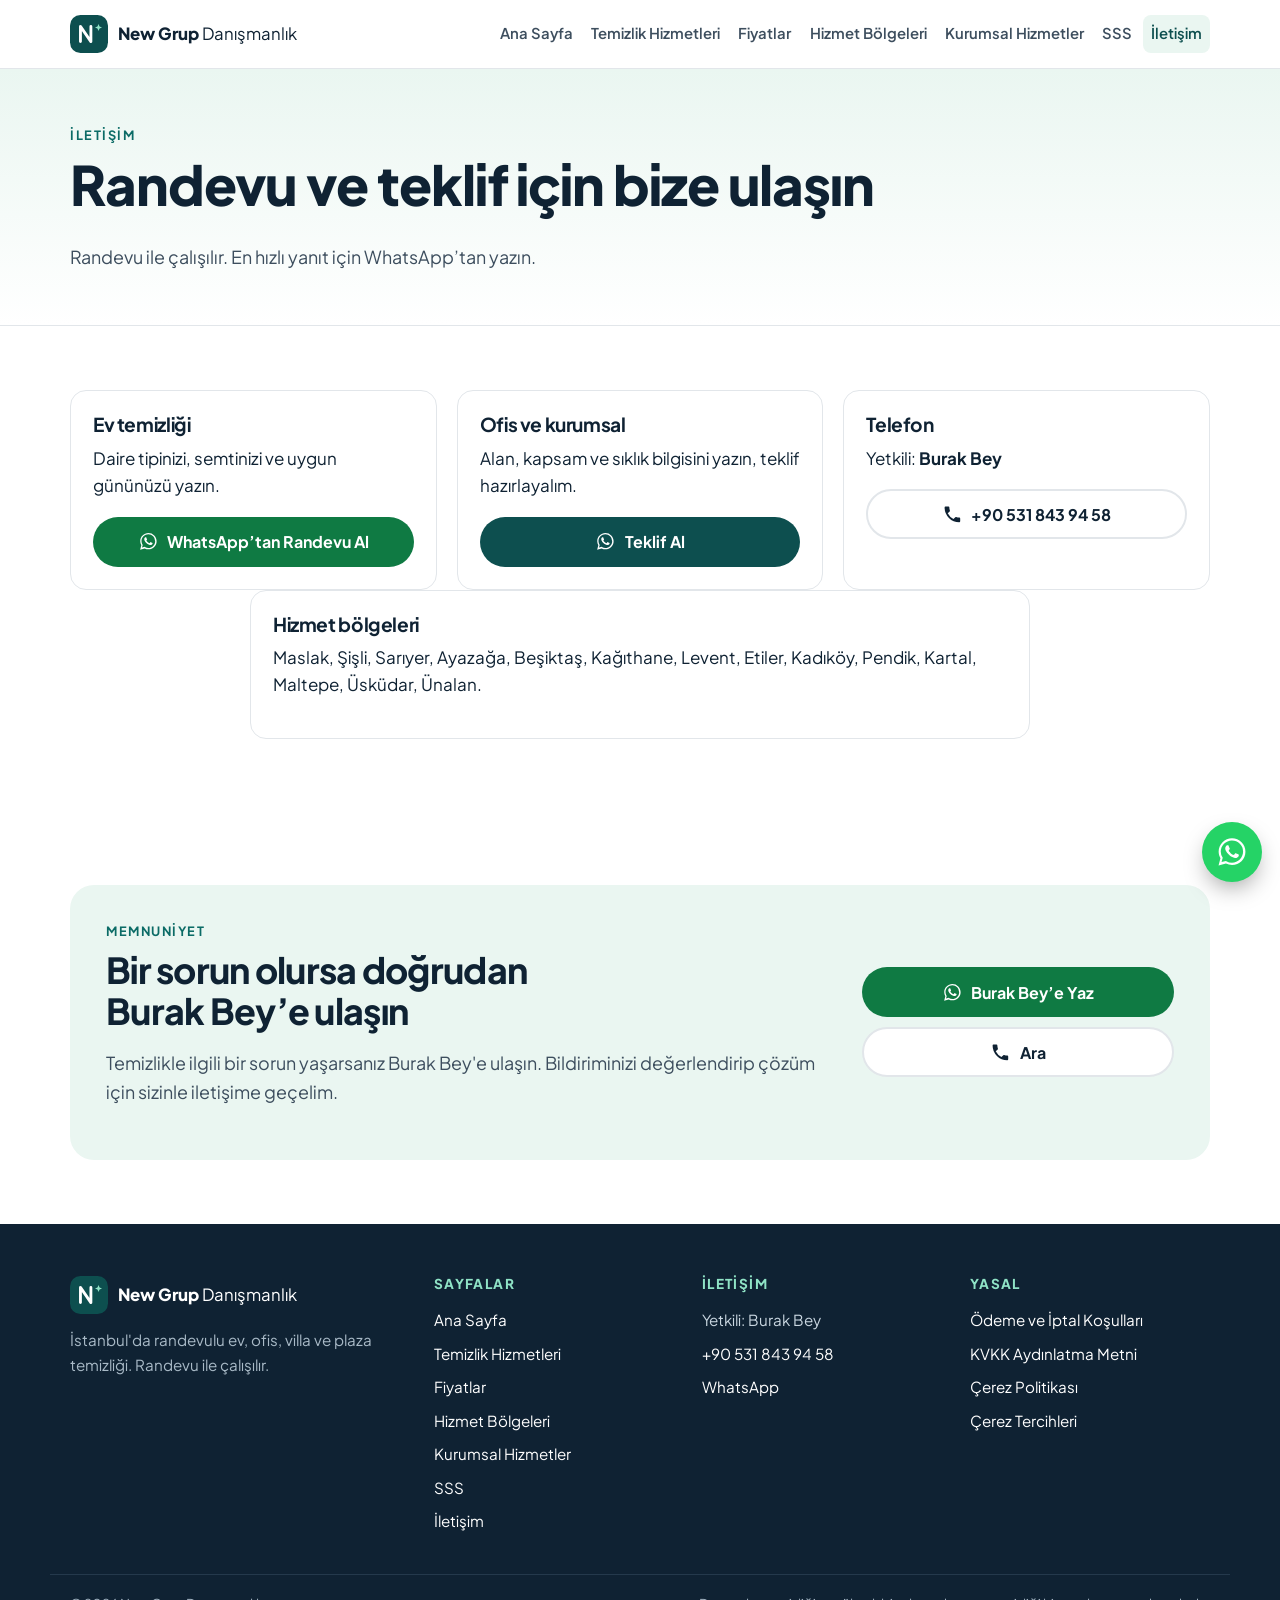
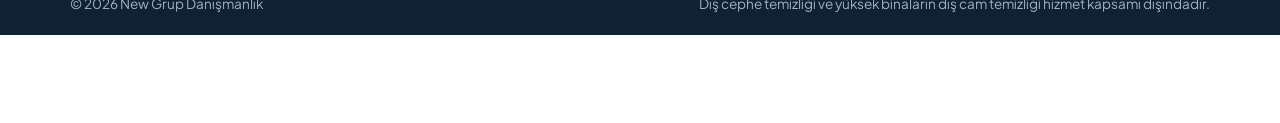
<file: iletisim.html>
<!doctype html>
<html lang="tr">
<head>
<meta charset="utf-8">

<meta name="viewport" content="width=device-width,initial-scale=1,viewport-fit=cover">
<title>İletişim ve WhatsApp Randevu | New Grup Danışmanlık</title>
<meta name="description" content="New Grup Danışmanlık iletişim: +90 531 843 94 58. Yetkili Burak Bey. WhatsApp&#x27;tan ev temizliği randevusu ve ofis temizliği teklifi alın.">
<meta name="robots" content="index,follow">
<link rel="canonical" href="https://y73755-commits.github.io/newgrupdanismanlik/iletisim.html">
<meta property="og:type" content="website"><meta property="og:locale" content="tr_TR">
<meta property="og:site_name" content="New Grup Danışmanlık"><meta property="og:title" content="İletişim ve WhatsApp Randevu | New Grup Danışmanlık">
<meta property="og:description" content="New Grup Danışmanlık iletişim: +90 531 843 94 58. Yetkili Burak Bey. WhatsApp&#x27;tan ev temizliği randevusu ve ofis temizliği teklifi alın."><meta property="og:url" content="https://y73755-commits.github.io/newgrupdanismanlik/iletisim.html">
<meta property="og:image" content="https://y73755-commits.github.io/newgrupdanismanlik/assets/img/og.jpg">
<meta name="theme-color" content="#0d4f4f">

<link rel="icon" href="assets/img/favicon.svg" type="image/svg+xml">
<link rel="preload" href="assets/fonts/plus-jakarta-sans-latin-wght-normal.woff2" as="font" type="font/woff2" crossorigin>

<link rel="stylesheet" href="assets/css/style.css?v=202611232058">
<script>
window.NG_CFG={"ga4": "", "ads": "", "adsWa": "", "adsTel": ""};
window.dataLayer=window.dataLayer||[];function gtag(){dataLayer.push(arguments);}
gtag('consent','default',{ad_storage:'denied',ad_user_data:'denied',ad_personalization:'denied',analytics_storage:'denied',functionality_storage:'granted',security_storage:'granted',wait_for_update:500});
gtag('set','ads_data_redaction',true);
</script>
<script type="application/ld+json">{"@context": "https://schema.org", "@type": "BreadcrumbList", "itemListElement": [{"@type": "ListItem", "position": 1, "name": "Ana Sayfa", "item": "https://y73755-commits.github.io/newgrupdanismanlik/"}, {"@type": "ListItem", "position": 2, "name": "İletişim", "item": "https://y73755-commits.github.io/newgrupdanismanlik/iletisim.html"}]}</script>
</head>
<body>
<a class="skip" href="#icerik">İçeriğe geç</a>
<header class="hdr">
  <div class="wrap hdr-in">
    <a class="brand" href="index.html" aria-label="New Grup Danışmanlık ana sayfa"><svg class="logo-mark" viewBox="0 0 40 40" aria-hidden="true"><rect width="40" height="40" rx="11" fill="#0d4f4f"/><path d="M11 28V12l11 16V12" fill="none" stroke="#fff" stroke-width="3" stroke-linecap="round" stroke-linejoin="round"/><path d="M30 9.5l1.1 2.6 2.6 1.1-2.6 1.1L30 16.9l-1.1-2.6-2.6-1.1 2.6-1.1z" fill="#8fe3c6"/></svg><span><b>New Grup</b> Danışmanlık</span></a>
    <nav class="nav" id="nav" aria-label="Ana menü"><ul><li><a href="index.html">Ana Sayfa</a></li><li><a href="temizlik-hizmetleri.html">Temizlik Hizmetleri</a></li><li><a href="fiyatlar.html">Fiyatlar</a></li><li><a href="hizmet-bolgeleri.html">Hizmet Bölgeleri</a></li><li><a href="kurumsal-hizmetler.html">Kurumsal Hizmetler</a></li><li><a href="sss.html">SSS</a></li><li><a href="iletisim.html" aria-current=page>İletişim</a></li></ul>
      <div class="nav-cta"><a class="btn btn-ghost btn-sm" href="tel:+905318439458" data-track="telefon" data-ctx="menu"><svg viewBox="0 0 24 24" aria-hidden="true"><path fill="currentColor" d="M6.6 10.8a15.1 15.1 0 0 0 6.6 6.6l2.2-2.2c.3-.3.7-.4 1-.2 1.1.4 2.3.6 3.6.6.6 0 1 .4 1 1V20c0 .6-.4 1-1 1A17 17 0 0 1 3 4c0-.6.4-1 1-1h3.5c.6 0 1 .4 1 1 0 1.2.2 2.4.6 3.6.1.3 0 .7-.2 1l-2.3 2.2Z"/></svg><span>+90 531 843 94 58</span></a></div>
    </nav>
    <a class="hdr-tel" href="tel:+905318439458" data-track="telefon" data-ctx="header"><svg viewBox="0 0 24 24" aria-hidden="true"><path fill="currentColor" d="M6.6 10.8a15.1 15.1 0 0 0 6.6 6.6l2.2-2.2c.3-.3.7-.4 1-.2 1.1.4 2.3.6 3.6.6.6 0 1 .4 1 1V20c0 .6-.4 1-1 1A17 17 0 0 1 3 4c0-.6.4-1 1-1h3.5c.6 0 1 .4 1 1 0 1.2.2 2.4.6 3.6.1.3 0 .7-.2 1l-2.3 2.2Z"/></svg><span>+90 531 843 94 58</span></a>
    <button class="burger" id="burger" aria-controls="nav" aria-expanded="false" aria-label="Menüyü aç"><span></span><span></span><span></span></button>
  </div>
</header>
<main id="icerik">
<section class="phero"><div class="wrap"><p class="eyebrow">İletişim</p><h1>Randevu ve teklif için bize ulaşın</h1><p class="lead">Randevu ile çalışılır. En hızlı yanıt için WhatsApp’tan yazın.</p></div></section>
<section class="sec"><div class="wrap grid-3">
  <div class="card contact"><h2 class="h3">Ev temizliği</h2><p>Daire tipinizi, semtinizi ve uygun gününüzü yazın.</p><a class="btn btn-wa" href="https://wa.me/905318439458?text=Merhaba%20Burak%20Bey%2C%20ev%20temizli%C4%9Fi%20i%C3%A7in%20randevu%20almak%20istiyorum.%20Daire%20tipi%3A%20%E2%80%A6%20Semt%3A%20%E2%80%A6%20Uygun%20g%C3%BCn%3A%20%E2%80%A6" target="_blank" rel="noopener" data-track="whatsapp" data-ctx="iletisim-ev"><svg viewBox="0 0 32 32" aria-hidden="true"><path fill="currentColor" d="M16.04 3C9.08 3 3.43 8.64 3.43 15.6c0 2.22.58 4.39 1.69 6.3L3.33 28.7l6.96-1.83a12.6 12.6 0 0 0 5.75 1.39h.01c6.95 0 12.6-5.65 12.6-12.6 0-3.37-1.31-6.53-3.69-8.91A12.52 12.52 0 0 0 16.04 3Zm0 23.07h-.01a10.5 10.5 0 0 1-5.35-1.46l-.38-.23-4.13 1.08 1.1-4.02-.25-.41a10.44 10.44 0 0 1-1.6-5.43c0-5.79 4.71-10.5 10.51-10.5 2.8 0 5.44 1.1 7.42 3.08a10.43 10.43 0 0 1 3.07 7.43c0 5.79-4.71 10.5-10.5 10.5Zm5.76-7.86c-.32-.16-1.87-.92-2.16-1.03-.29-.1-.5-.16-.71.16-.21.32-.82 1.03-1 1.24-.18.21-.37.24-.68.08-.32-.16-1.33-.49-2.54-1.57-.94-.84-1.57-1.87-1.75-2.18-.18-.32-.02-.49.14-.65.14-.14.32-.37.47-.55.16-.18.21-.32.32-.53.1-.21.05-.4-.03-.55-.08-.16-.71-1.71-.97-2.34-.26-.62-.52-.53-.71-.54h-.6c-.21 0-.55.08-.84.4-.29.32-1.1 1.08-1.1 2.63s1.13 3.05 1.29 3.26c.16.21 2.22 3.39 5.38 4.75.75.32 1.34.52 1.8.66.75.24 1.44.21 1.98.13.6-.09 1.87-.76 2.13-1.5.26-.74.26-1.37.18-1.5-.08-.13-.29-.21-.6-.37Z"/></svg><span>WhatsApp’tan Randevu Al</span></a></div>
  <div class="card contact"><h2 class="h3">Ofis ve kurumsal</h2><p>Alan, kapsam ve sıklık bilgisini yazın, teklif hazırlayalım.</p><a class="btn btn-primary" href="https://wa.me/905318439458?text=Merhaba%20Burak%20Bey%2C%20ofis%20/%20kurumsal%20hizmet%20i%C3%A7in%20teklif%20almak%20istiyorum.%20Semt%3A%20%E2%80%A6%20Alan/kapsam%3A%20%E2%80%A6" target="_blank" rel="noopener" data-track="whatsapp" data-ctx="iletisim-kurumsal"><svg viewBox="0 0 32 32" aria-hidden="true"><path fill="currentColor" d="M16.04 3C9.08 3 3.43 8.64 3.43 15.6c0 2.22.58 4.39 1.69 6.3L3.33 28.7l6.96-1.83a12.6 12.6 0 0 0 5.75 1.39h.01c6.95 0 12.6-5.65 12.6-12.6 0-3.37-1.31-6.53-3.69-8.91A12.52 12.52 0 0 0 16.04 3Zm0 23.07h-.01a10.5 10.5 0 0 1-5.35-1.46l-.38-.23-4.13 1.08 1.1-4.02-.25-.41a10.44 10.44 0 0 1-1.6-5.43c0-5.79 4.71-10.5 10.51-10.5 2.8 0 5.44 1.1 7.42 3.08a10.43 10.43 0 0 1 3.07 7.43c0 5.79-4.71 10.5-10.5 10.5Zm5.76-7.86c-.32-.16-1.87-.92-2.16-1.03-.29-.1-.5-.16-.71.16-.21.32-.82 1.03-1 1.24-.18.21-.37.24-.68.08-.32-.16-1.33-.49-2.54-1.57-.94-.84-1.57-1.87-1.75-2.18-.18-.32-.02-.49.14-.65.14-.14.32-.37.47-.55.16-.18.21-.32.32-.53.1-.21.05-.4-.03-.55-.08-.16-.71-1.71-.97-2.34-.26-.62-.52-.53-.71-.54h-.6c-.21 0-.55.08-.84.4-.29.32-1.1 1.08-1.1 2.63s1.13 3.05 1.29 3.26c.16.21 2.22 3.39 5.38 4.75.75.32 1.34.52 1.8.66.75.24 1.44.21 1.98.13.6-.09 1.87-.76 2.13-1.5.26-.74.26-1.37.18-1.5-.08-.13-.29-.21-.6-.37Z"/></svg><span>Teklif Al</span></a></div>
  <div class="card contact"><h2 class="h3">Telefon</h2><p>Yetkili: <b>Burak Bey</b></p><a class="btn btn-ghost" href="tel:+905318439458" data-track="telefon" data-ctx="iletisim"><svg viewBox="0 0 24 24" aria-hidden="true"><path fill="currentColor" d="M6.6 10.8a15.1 15.1 0 0 0 6.6 6.6l2.2-2.2c.3-.3.7-.4 1-.2 1.1.4 2.3.6 3.6.6.6 0 1 .4 1 1V20c0 .6-.4 1-1 1A17 17 0 0 1 3 4c0-.6.4-1 1-1h3.5c.6 0 1 .4 1 1 0 1.2.2 2.4.6 3.6.1.3 0 .7-.2 1l-2.3 2.2Z"/></svg><span>+90 531 843 94 58</span></a></div>
</div>
<div class="wrap narrow"><div class="card"><h2 class="h3">Hizmet bölgeleri</h2><p>Maslak, Şişli, Sarıyer, Ayazağa, Beşiktaş, Kağıthane, Levent, Etiler, Kadıköy, Pendik, Kartal, Maltepe, Üsküdar, Ünalan.</p></div></div></section>
<section class="sec"><div class="wrap"><div class="promise">
<div><p class="eyebrow">Memnuniyet</p><h2>Bir sorun olursa doğrudan Burak Bey’e ulaşın</h2><p class="lead">Temizlikle ilgili bir sorun yaşarsanız Burak Bey&#x27;e ulaşın. Bildiriminizi değerlendirip çözüm için sizinle iletişime geçelim.</p></div>
<div class="promise-cta"><a class="btn btn-wa" href="https://wa.me/905318439458?text=Merhaba%20Burak%20Bey%2C%20ald%C4%B1%C4%9F%C4%B1m%20temizlik%20hizmetiyle%20ilgili%20bildirimde%20bulunmak%20istiyorum." target="_blank" rel="noopener" data-track="whatsapp" data-ctx="memnuniyet"><svg viewBox="0 0 32 32" aria-hidden="true"><path fill="currentColor" d="M16.04 3C9.08 3 3.43 8.64 3.43 15.6c0 2.22.58 4.39 1.69 6.3L3.33 28.7l6.96-1.83a12.6 12.6 0 0 0 5.75 1.39h.01c6.95 0 12.6-5.65 12.6-12.6 0-3.37-1.31-6.53-3.69-8.91A12.52 12.52 0 0 0 16.04 3Zm0 23.07h-.01a10.5 10.5 0 0 1-5.35-1.46l-.38-.23-4.13 1.08 1.1-4.02-.25-.41a10.44 10.44 0 0 1-1.6-5.43c0-5.79 4.71-10.5 10.51-10.5 2.8 0 5.44 1.1 7.42 3.08a10.43 10.43 0 0 1 3.07 7.43c0 5.79-4.71 10.5-10.5 10.5Zm5.76-7.86c-.32-.16-1.87-.92-2.16-1.03-.29-.1-.5-.16-.71.16-.21.32-.82 1.03-1 1.24-.18.21-.37.24-.68.08-.32-.16-1.33-.49-2.54-1.57-.94-.84-1.57-1.87-1.75-2.18-.18-.32-.02-.49.14-.65.14-.14.32-.37.47-.55.16-.18.21-.32.32-.53.1-.21.05-.4-.03-.55-.08-.16-.71-1.71-.97-2.34-.26-.62-.52-.53-.71-.54h-.6c-.21 0-.55.08-.84.4-.29.32-1.1 1.08-1.1 2.63s1.13 3.05 1.29 3.26c.16.21 2.22 3.39 5.38 4.75.75.32 1.34.52 1.8.66.75.24 1.44.21 1.98.13.6-.09 1.87-.76 2.13-1.5.26-.74.26-1.37.18-1.5-.08-.13-.29-.21-.6-.37Z"/></svg><span>Burak Bey’e Yaz</span></a><a class="btn btn-ghost" href="tel:+905318439458" data-track="telefon" data-ctx="memnuniyet"><svg viewBox="0 0 24 24" aria-hidden="true"><path fill="currentColor" d="M6.6 10.8a15.1 15.1 0 0 0 6.6 6.6l2.2-2.2c.3-.3.7-.4 1-.2 1.1.4 2.3.6 3.6.6.6 0 1 .4 1 1V20c0 .6-.4 1-1 1A17 17 0 0 1 3 4c0-.6.4-1 1-1h3.5c.6 0 1 .4 1 1 0 1.2.2 2.4.6 3.6.1.3 0 .7-.2 1l-2.3 2.2Z"/></svg><span>Ara</span></a></div>
</div></div></section>
</main>
<footer class="ftr">
  <div class="wrap ftr-grid">
    <div>
      <a class="brand brand-light" href="index.html"><svg class="logo-mark" viewBox="0 0 40 40" aria-hidden="true"><rect width="40" height="40" rx="11" fill="#0d4f4f"/><path d="M11 28V12l11 16V12" fill="none" stroke="#fff" stroke-width="3" stroke-linecap="round" stroke-linejoin="round"/><path d="M30 9.5l1.1 2.6 2.6 1.1-2.6 1.1L30 16.9l-1.1-2.6-2.6-1.1 2.6-1.1z" fill="#8fe3c6"/></svg><span><b>New Grup</b> Danışmanlık</span></a>
      <p class="muted-l">İstanbul&#x27;da randevulu ev, ofis, villa ve plaza temizliği. Randevu ile çalışılır.</p>
    </div>
    <div>
      <h2 class="ftr-h">Sayfalar</h2>
      <ul class="ftr-list"><li><a href="index.html">Ana Sayfa</a></li><li><a href="temizlik-hizmetleri.html">Temizlik Hizmetleri</a></li><li><a href="fiyatlar.html">Fiyatlar</a></li><li><a href="hizmet-bolgeleri.html">Hizmet Bölgeleri</a></li><li><a href="kurumsal-hizmetler.html">Kurumsal Hizmetler</a></li><li><a href="sss.html">SSS</a></li><li><a href="iletisim.html">İletişim</a></li></ul>
    </div>
    <div>
      <h2 class="ftr-h">İletişim</h2>
      <ul class="ftr-list">
        <li>Yetkili: Burak Bey</li>
        <li><a href="tel:+905318439458" data-track="telefon" data-ctx="footer">+90 531 843 94 58</a></li>
        <li><a href="https://wa.me/905318439458?text=Merhaba%20Burak%20Bey%2C%20temizlik%20hizmeti%20hakk%C4%B1nda%20bilgi%20almak%20istiyorum." target="_blank" rel="noopener" data-track="whatsapp" data-ctx="footer">WhatsApp</a></li>
      </ul>
    </div>
    <div>
      <h2 class="ftr-h">Yasal</h2>
      <ul class="ftr-list">
        <li><a href="odeme-kosullari.html">Ödeme ve İptal Koşulları</a></li>
        <li><a href="kvkk-aydinlatma-metni.html">KVKK Aydınlatma Metni</a></li>
        <li><a href="cerez-politikasi.html">Çerez Politikası</a></li>
        <li><button type="button" class="linklike" data-open-consent>Çerez Tercihleri</button></li>
      </ul>
    </div>
  </div>
  <div class="wrap ftr-bottom"><span>© 2026 New Grup Danışmanlık</span><span>Dış cephe temizliği ve yüksek binaların dış cam temizliği hizmet kapsamı dışındadır.</span></div>
</footer>
<a class="wa-float" href="https://wa.me/905318439458?text=Merhaba%20Burak%20Bey%2C%20temizlik%20hizmeti%20hakk%C4%B1nda%20bilgi%20almak%20istiyorum." target="_blank" rel="noopener" data-track="whatsapp" data-ctx="sabit-ikon" aria-label="WhatsApp ile yazın"><svg viewBox="0 0 32 32" aria-hidden="true"><path fill="currentColor" d="M16.04 3C9.08 3 3.43 8.64 3.43 15.6c0 2.22.58 4.39 1.69 6.3L3.33 28.7l6.96-1.83a12.6 12.6 0 0 0 5.75 1.39h.01c6.95 0 12.6-5.65 12.6-12.6 0-3.37-1.31-6.53-3.69-8.91A12.52 12.52 0 0 0 16.04 3Zm0 23.07h-.01a10.5 10.5 0 0 1-5.35-1.46l-.38-.23-4.13 1.08 1.1-4.02-.25-.41a10.44 10.44 0 0 1-1.6-5.43c0-5.79 4.71-10.5 10.51-10.5 2.8 0 5.44 1.1 7.42 3.08a10.43 10.43 0 0 1 3.07 7.43c0 5.79-4.71 10.5-10.5 10.5Zm5.76-7.86c-.32-.16-1.87-.92-2.16-1.03-.29-.1-.5-.16-.71.16-.21.32-.82 1.03-1 1.24-.18.21-.37.24-.68.08-.32-.16-1.33-.49-2.54-1.57-.94-.84-1.57-1.87-1.75-2.18-.18-.32-.02-.49.14-.65.14-.14.32-.37.47-.55.16-.18.21-.32.32-.53.1-.21.05-.4-.03-.55-.08-.16-.71-1.71-.97-2.34-.26-.62-.52-.53-.71-.54h-.6c-.21 0-.55.08-.84.4-.29.32-1.1 1.08-1.1 2.63s1.13 3.05 1.29 3.26c.16.21 2.22 3.39 5.38 4.75.75.32 1.34.52 1.8.66.75.24 1.44.21 1.98.13.6-.09 1.87-.76 2.13-1.5.26-.74.26-1.37.18-1.5-.08-.13-.29-.21-.6-.37Z"/></svg></a>
<div class="cc-banner" id="cc-banner" role="region" aria-label="Çerez bildirimi" hidden>
  <div class="cc-in">
    <p><b>Çerez tercihiniz</b><br>Siteyi ölçmek ve reklamlarımızın etkisini görmek için analiz ve reklam çerezlerini yalnızca izninizle kullanırız. Ayrıntılar: <a href="cerez-politikasi.html">Çerez Politikası</a>.</p>
    <div class="cc-actions">
      <button type="button" class="btn btn-sm btn-outline" data-cc="reject">Reddet</button>
      <button type="button" class="btn btn-sm btn-outline" data-open-consent>Tercihler</button>
      <button type="button" class="btn btn-sm btn-outline" data-cc="accept">Kabul Et</button>
    </div>
  </div>
</div>
<dialog class="cc-modal" id="cc-modal" aria-labelledby="cc-title">
  <form method="dialog" class="cc-form">
    <h2 id="cc-title">Çerez Tercihleri</h2>
    <p class="small">Tercihinizi istediğiniz zaman sayfanın altındaki “Çerez Tercihleri” bağlantısından değiştirebilirsiniz.</p>
    <div class="cc-row"><div><b>Zorunlu</b><p class="small">Çerez tercihinizi hatırlamak için tarayıcınızda küçük bir kayıt tutulur. Kapatılamaz.</p></div><span class="pill">Her zaman açık</span></div>
    <label class="cc-row"><div><b>Analiz</b><p class="small">Google Analytics ile ziyaret istatistikleri.</p></div><input type="checkbox" class="sw" id="cc-analytics"></label>
    <label class="cc-row"><div><b>Reklam</b><p class="small">Google Ads ile WhatsApp ve telefon tıklamalarının ölçümü.</p></div><input type="checkbox" class="sw" id="cc-ads"></label>
    <div class="cc-actions">
      <button type="button" class="btn btn-sm btn-outline" data-cc="reject">Tümünü Reddet</button>
      <button type="button" class="btn btn-sm btn-outline" data-cc="save">Seçimi Kaydet</button>
      <button type="button" class="btn btn-sm btn-outline" data-cc="accept">Tümünü Kabul Et</button>
    </div>
  </form>
</dialog>
<script src="assets/js/main.js?v=202611232058" defer></script>
</body>
</html>
</file>
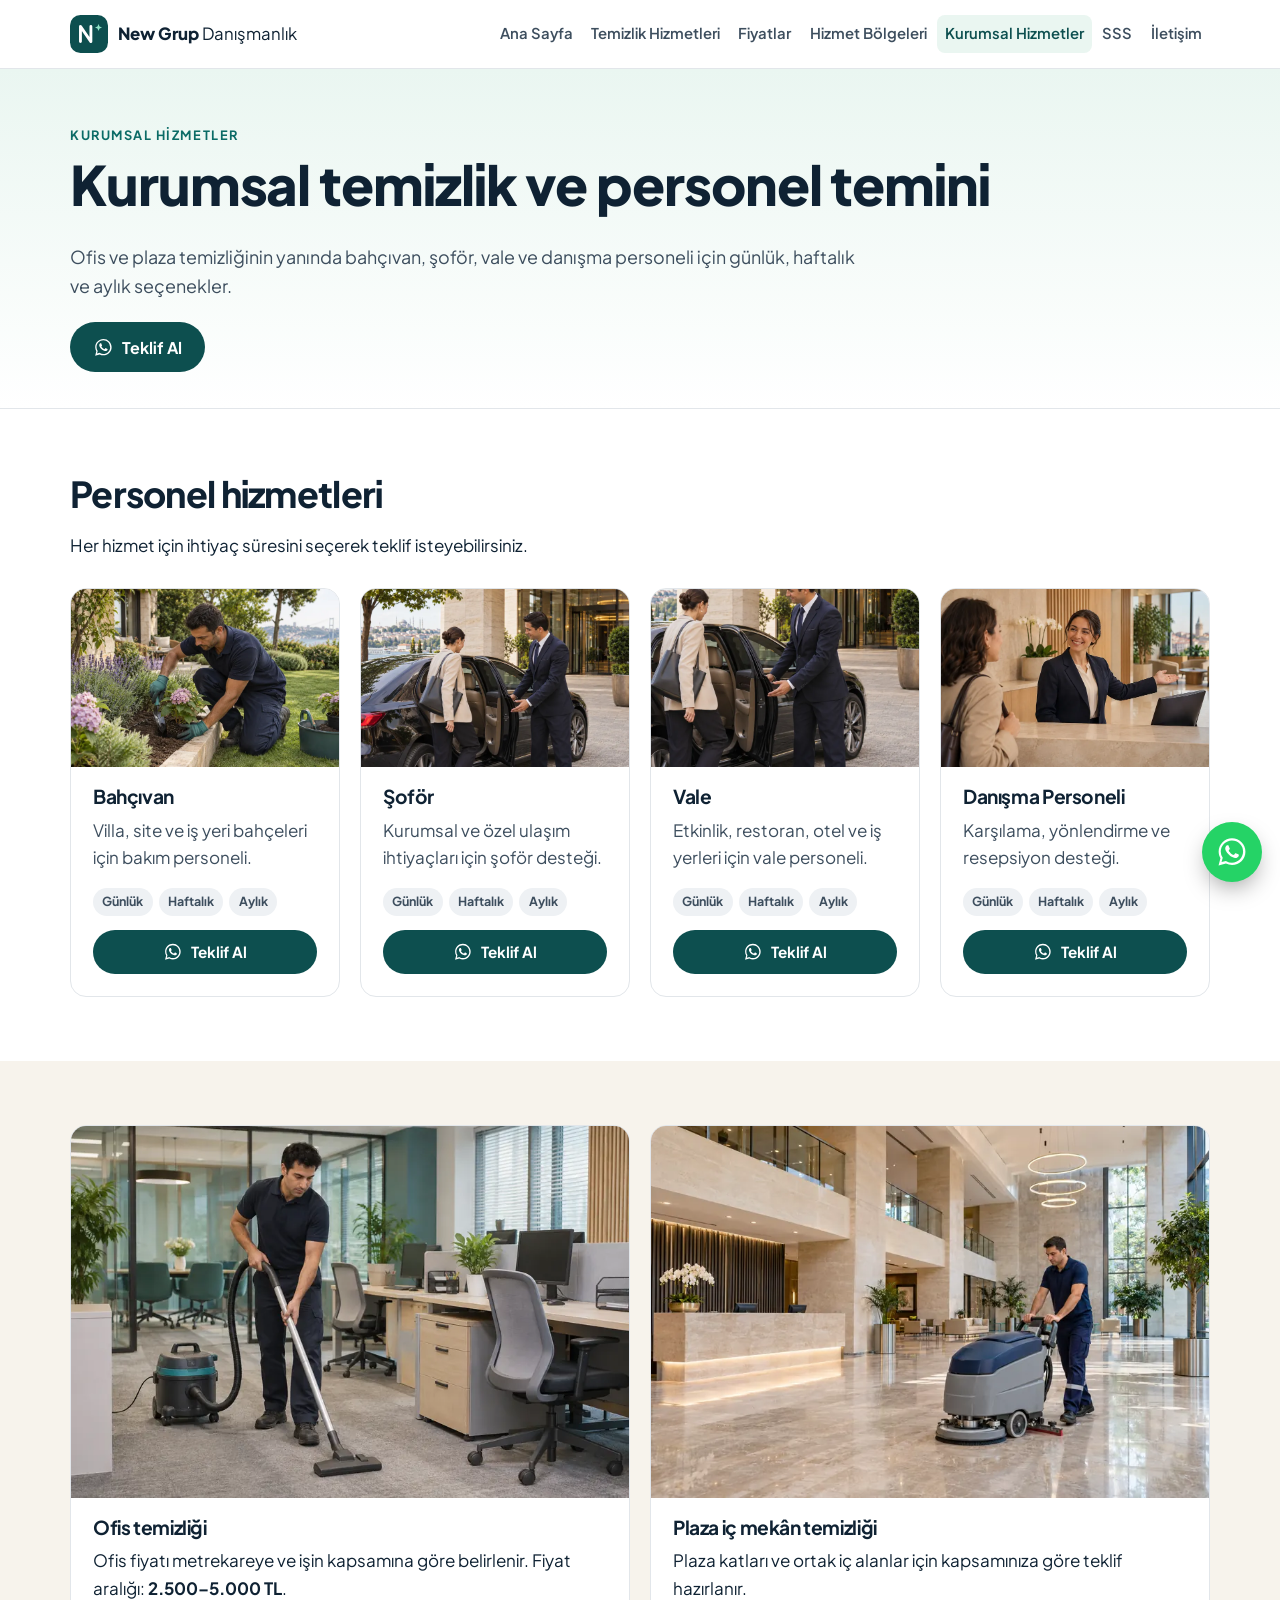
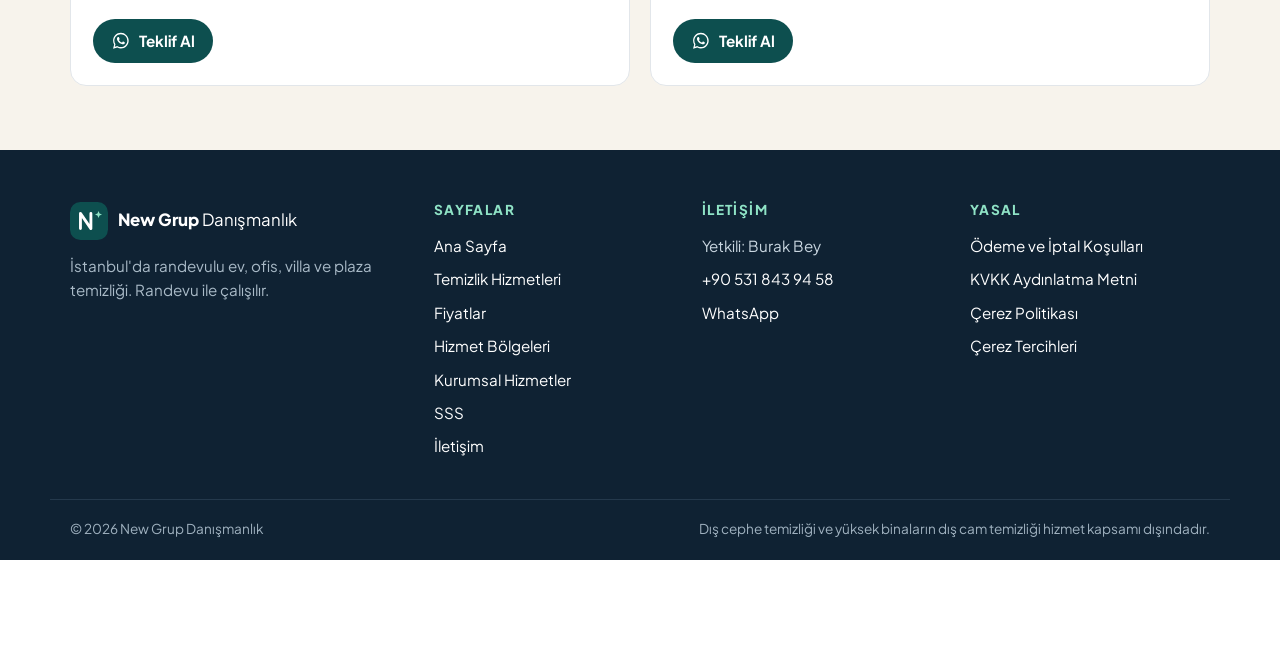
<file: kurumsal-hizmetler.html>
<!doctype html>
<html lang="tr">
<head>
<meta charset="utf-8">

<meta name="viewport" content="width=device-width,initial-scale=1,viewport-fit=cover">
<title>Kurumsal Hizmetler İstanbul | Şoför, Vale, Bahçıvan – New Grup</title>
<meta name="description" content="İstanbul&#x27;da bahçıvan, şoför, vale ve danışma personeli temini; günlük, haftalık ve aylık seçenekler. Ofis ve plaza temizliği için teklif alın.">
<meta name="robots" content="index,follow">
<link rel="canonical" href="https://y73755-commits.github.io/newgrupdanismanlik/kurumsal-hizmetler.html">
<meta property="og:type" content="website"><meta property="og:locale" content="tr_TR">
<meta property="og:site_name" content="New Grup Danışmanlık"><meta property="og:title" content="Kurumsal Hizmetler İstanbul | Şoför, Vale, Bahçıvan – New Grup">
<meta property="og:description" content="İstanbul&#x27;da bahçıvan, şoför, vale ve danışma personeli temini; günlük, haftalık ve aylık seçenekler. Ofis ve plaza temizliği için teklif alın."><meta property="og:url" content="https://y73755-commits.github.io/newgrupdanismanlik/kurumsal-hizmetler.html">
<meta property="og:image" content="https://y73755-commits.github.io/newgrupdanismanlik/assets/img/og.jpg">
<meta name="theme-color" content="#0d4f4f">

<link rel="icon" href="assets/img/favicon.svg" type="image/svg+xml">
<link rel="preload" href="assets/fonts/plus-jakarta-sans-latin-wght-normal.woff2" as="font" type="font/woff2" crossorigin>

<link rel="stylesheet" href="assets/css/style.css?v=202611232058">
<script>
window.NG_CFG={"ga4": "", "ads": "", "adsWa": "", "adsTel": ""};
window.dataLayer=window.dataLayer||[];function gtag(){dataLayer.push(arguments);}
gtag('consent','default',{ad_storage:'denied',ad_user_data:'denied',ad_personalization:'denied',analytics_storage:'denied',functionality_storage:'granted',security_storage:'granted',wait_for_update:500});
gtag('set','ads_data_redaction',true);
</script>
<script type="application/ld+json">{"@context": "https://schema.org", "@type": "BreadcrumbList", "itemListElement": [{"@type": "ListItem", "position": 1, "name": "Ana Sayfa", "item": "https://y73755-commits.github.io/newgrupdanismanlik/"}, {"@type": "ListItem", "position": 2, "name": "Kurumsal Hizmetler", "item": "https://y73755-commits.github.io/newgrupdanismanlik/kurumsal-hizmetler.html"}]}</script>
</head>
<body>
<a class="skip" href="#icerik">İçeriğe geç</a>
<header class="hdr">
  <div class="wrap hdr-in">
    <a class="brand" href="index.html" aria-label="New Grup Danışmanlık ana sayfa"><svg class="logo-mark" viewBox="0 0 40 40" aria-hidden="true"><rect width="40" height="40" rx="11" fill="#0d4f4f"/><path d="M11 28V12l11 16V12" fill="none" stroke="#fff" stroke-width="3" stroke-linecap="round" stroke-linejoin="round"/><path d="M30 9.5l1.1 2.6 2.6 1.1-2.6 1.1L30 16.9l-1.1-2.6-2.6-1.1 2.6-1.1z" fill="#8fe3c6"/></svg><span><b>New Grup</b> Danışmanlık</span></a>
    <nav class="nav" id="nav" aria-label="Ana menü"><ul><li><a href="index.html">Ana Sayfa</a></li><li><a href="temizlik-hizmetleri.html">Temizlik Hizmetleri</a></li><li><a href="fiyatlar.html">Fiyatlar</a></li><li><a href="hizmet-bolgeleri.html">Hizmet Bölgeleri</a></li><li><a href="kurumsal-hizmetler.html" aria-current=page>Kurumsal Hizmetler</a></li><li><a href="sss.html">SSS</a></li><li><a href="iletisim.html">İletişim</a></li></ul>
      <div class="nav-cta"><a class="btn btn-ghost btn-sm" href="tel:+905318439458" data-track="telefon" data-ctx="menu"><svg viewBox="0 0 24 24" aria-hidden="true"><path fill="currentColor" d="M6.6 10.8a15.1 15.1 0 0 0 6.6 6.6l2.2-2.2c.3-.3.7-.4 1-.2 1.1.4 2.3.6 3.6.6.6 0 1 .4 1 1V20c0 .6-.4 1-1 1A17 17 0 0 1 3 4c0-.6.4-1 1-1h3.5c.6 0 1 .4 1 1 0 1.2.2 2.4.6 3.6.1.3 0 .7-.2 1l-2.3 2.2Z"/></svg><span>+90 531 843 94 58</span></a></div>
    </nav>
    <a class="hdr-tel" href="tel:+905318439458" data-track="telefon" data-ctx="header"><svg viewBox="0 0 24 24" aria-hidden="true"><path fill="currentColor" d="M6.6 10.8a15.1 15.1 0 0 0 6.6 6.6l2.2-2.2c.3-.3.7-.4 1-.2 1.1.4 2.3.6 3.6.6.6 0 1 .4 1 1V20c0 .6-.4 1-1 1A17 17 0 0 1 3 4c0-.6.4-1 1-1h3.5c.6 0 1 .4 1 1 0 1.2.2 2.4.6 3.6.1.3 0 .7-.2 1l-2.3 2.2Z"/></svg><span>+90 531 843 94 58</span></a>
    <button class="burger" id="burger" aria-controls="nav" aria-expanded="false" aria-label="Menüyü aç"><span></span><span></span><span></span></button>
  </div>
</header>
<main id="icerik">
<section class="phero"><div class="wrap"><p class="eyebrow">Kurumsal Hizmetler</p><h1>Kurumsal temizlik ve personel temini</h1><p class="lead">Ofis ve plaza temizliğinin yanında bahçıvan, şoför, vale ve danışma personeli için günlük, haftalık ve aylık seçenekler.</p><div class="hero-cta"><a class="btn btn-primary" href="https://wa.me/905318439458?text=Merhaba%20Burak%20Bey%2C%20kurumsal%20hizmet%20i%C3%A7in%20teklif%20almak%20istiyorum.%20Semt%3A%20%E2%80%A6%20Alan/kapsam%3A%20%E2%80%A6" target="_blank" rel="noopener" data-track="whatsapp" data-ctx="kurumsal-hero"><svg viewBox="0 0 32 32" aria-hidden="true"><path fill="currentColor" d="M16.04 3C9.08 3 3.43 8.64 3.43 15.6c0 2.22.58 4.39 1.69 6.3L3.33 28.7l6.96-1.83a12.6 12.6 0 0 0 5.75 1.39h.01c6.95 0 12.6-5.65 12.6-12.6 0-3.37-1.31-6.53-3.69-8.91A12.52 12.52 0 0 0 16.04 3Zm0 23.07h-.01a10.5 10.5 0 0 1-5.35-1.46l-.38-.23-4.13 1.08 1.1-4.02-.25-.41a10.44 10.44 0 0 1-1.6-5.43c0-5.79 4.71-10.5 10.51-10.5 2.8 0 5.44 1.1 7.42 3.08a10.43 10.43 0 0 1 3.07 7.43c0 5.79-4.71 10.5-10.5 10.5Zm5.76-7.86c-.32-.16-1.87-.92-2.16-1.03-.29-.1-.5-.16-.71.16-.21.32-.82 1.03-1 1.24-.18.21-.37.24-.68.08-.32-.16-1.33-.49-2.54-1.57-.94-.84-1.57-1.87-1.75-2.18-.18-.32-.02-.49.14-.65.14-.14.32-.37.47-.55.16-.18.21-.32.32-.53.1-.21.05-.4-.03-.55-.08-.16-.71-1.71-.97-2.34-.26-.62-.52-.53-.71-.54h-.6c-.21 0-.55.08-.84.4-.29.32-1.1 1.08-1.1 2.63s1.13 3.05 1.29 3.26c.16.21 2.22 3.39 5.38 4.75.75.32 1.34.52 1.8.66.75.24 1.44.21 1.98.13.6-.09 1.87-.76 2.13-1.5.26-.74.26-1.37.18-1.5-.08-.13-.29-.21-.6-.37Z"/></svg><span>Teklif Al</span></a></div></div></section>
<section class="sec"><div class="wrap"><div class="sec-head"><h2>Personel hizmetleri</h2><p>Her hizmet için ihtiyaç süresini seçerek teklif isteyebilirsiniz.</p></div>
<div class="grid-4"><article class="card k-card card-img"><img class="" src="assets/img/bahcivan-800.webp" srcset="assets/img/bahcivan-800.webp 800w, assets/img/bahcivan-1600.webp 1600w" sizes="(max-width: 760px) 100vw, 25vw" alt="Villa bahçesinde çiçek diken bahçıvan" width="1536" height="1024" loading="lazy" decoding="async"><h3>Bahçıvan</h3><p>Villa, site ve iş yeri bahçeleri için bakım personeli.</p>
<div class="k-terms"><span class="pill">Günlük</span><span class="pill">Haftalık</span><span class="pill">Aylık</span></div>
<a class="btn btn-primary btn-sm" href="https://wa.me/905318439458?text=Merhaba%20Burak%20Bey%2C%20bah%C3%A7%C4%B1van%20personeli%20i%C3%A7in%20teklif%20almak%20istiyorum.%20Semt%3A%20%E2%80%A6%20Alan/kapsam%3A%20%E2%80%A6" target="_blank" rel="noopener" data-track="whatsapp" data-ctx="kurumsal-bahçıvan"><svg viewBox="0 0 32 32" aria-hidden="true"><path fill="currentColor" d="M16.04 3C9.08 3 3.43 8.64 3.43 15.6c0 2.22.58 4.39 1.69 6.3L3.33 28.7l6.96-1.83a12.6 12.6 0 0 0 5.75 1.39h.01c6.95 0 12.6-5.65 12.6-12.6 0-3.37-1.31-6.53-3.69-8.91A12.52 12.52 0 0 0 16.04 3Zm0 23.07h-.01a10.5 10.5 0 0 1-5.35-1.46l-.38-.23-4.13 1.08 1.1-4.02-.25-.41a10.44 10.44 0 0 1-1.6-5.43c0-5.79 4.71-10.5 10.51-10.5 2.8 0 5.44 1.1 7.42 3.08a10.43 10.43 0 0 1 3.07 7.43c0 5.79-4.71 10.5-10.5 10.5Zm5.76-7.86c-.32-.16-1.87-.92-2.16-1.03-.29-.1-.5-.16-.71.16-.21.32-.82 1.03-1 1.24-.18.21-.37.24-.68.08-.32-.16-1.33-.49-2.54-1.57-.94-.84-1.57-1.87-1.75-2.18-.18-.32-.02-.49.14-.65.14-.14.32-.37.47-.55.16-.18.21-.32.32-.53.1-.21.05-.4-.03-.55-.08-.16-.71-1.71-.97-2.34-.26-.62-.52-.53-.71-.54h-.6c-.21 0-.55.08-.84.4-.29.32-1.1 1.08-1.1 2.63s1.13 3.05 1.29 3.26c.16.21 2.22 3.39 5.38 4.75.75.32 1.34.52 1.8.66.75.24 1.44.21 1.98.13.6-.09 1.87-.76 2.13-1.5.26-.74.26-1.37.18-1.5-.08-.13-.29-.21-.6-.37Z"/></svg><span>Teklif Al</span></a></article><article class="card k-card card-img"><img class="" src="assets/img/sofor-800.webp" srcset="assets/img/sofor-800.webp 800w, assets/img/sofor-1600.webp 1600w" sizes="(max-width: 760px) 100vw, 25vw" alt="Otel önünde müşterisine araç kapısını açan şoför" width="1536" height="1024" loading="lazy" decoding="async"><h3>Şoför</h3><p>Kurumsal ve özel ulaşım ihtiyaçları için şoför desteği.</p>
<div class="k-terms"><span class="pill">Günlük</span><span class="pill">Haftalık</span><span class="pill">Aylık</span></div>
<a class="btn btn-primary btn-sm" href="https://wa.me/905318439458?text=Merhaba%20Burak%20Bey%2C%20%C5%9Fof%C3%B6r%20personeli%20i%C3%A7in%20teklif%20almak%20istiyorum.%20Semt%3A%20%E2%80%A6%20Alan/kapsam%3A%20%E2%80%A6" target="_blank" rel="noopener" data-track="whatsapp" data-ctx="kurumsal-şoför"><svg viewBox="0 0 32 32" aria-hidden="true"><path fill="currentColor" d="M16.04 3C9.08 3 3.43 8.64 3.43 15.6c0 2.22.58 4.39 1.69 6.3L3.33 28.7l6.96-1.83a12.6 12.6 0 0 0 5.75 1.39h.01c6.95 0 12.6-5.65 12.6-12.6 0-3.37-1.31-6.53-3.69-8.91A12.52 12.52 0 0 0 16.04 3Zm0 23.07h-.01a10.5 10.5 0 0 1-5.35-1.46l-.38-.23-4.13 1.08 1.1-4.02-.25-.41a10.44 10.44 0 0 1-1.6-5.43c0-5.79 4.71-10.5 10.51-10.5 2.8 0 5.44 1.1 7.42 3.08a10.43 10.43 0 0 1 3.07 7.43c0 5.79-4.71 10.5-10.5 10.5Zm5.76-7.86c-.32-.16-1.87-.92-2.16-1.03-.29-.1-.5-.16-.71.16-.21.32-.82 1.03-1 1.24-.18.21-.37.24-.68.08-.32-.16-1.33-.49-2.54-1.57-.94-.84-1.57-1.87-1.75-2.18-.18-.32-.02-.49.14-.65.14-.14.32-.37.47-.55.16-.18.21-.32.32-.53.1-.21.05-.4-.03-.55-.08-.16-.71-1.71-.97-2.34-.26-.62-.52-.53-.71-.54h-.6c-.21 0-.55.08-.84.4-.29.32-1.1 1.08-1.1 2.63s1.13 3.05 1.29 3.26c.16.21 2.22 3.39 5.38 4.75.75.32 1.34.52 1.8.66.75.24 1.44.21 1.98.13.6-.09 1.87-.76 2.13-1.5.26-.74.26-1.37.18-1.5-.08-.13-.29-.21-.6-.37Z"/></svg><span>Teklif Al</span></a></article><article class="card k-card card-img"><img class="" src="assets/img/vale-800.webp" srcset="assets/img/vale-800.webp 800w, assets/img/vale-1600.webp 1600w" sizes="(max-width: 760px) 100vw, 25vw" alt="Bina girişinde araç kapısını açan vale" width="1536" height="1024" loading="lazy" decoding="async"><h3>Vale</h3><p>Etkinlik, restoran, otel ve iş yerleri için vale personeli.</p>
<div class="k-terms"><span class="pill">Günlük</span><span class="pill">Haftalık</span><span class="pill">Aylık</span></div>
<a class="btn btn-primary btn-sm" href="https://wa.me/905318439458?text=Merhaba%20Burak%20Bey%2C%20vale%20personeli%20i%C3%A7in%20teklif%20almak%20istiyorum.%20Semt%3A%20%E2%80%A6%20Alan/kapsam%3A%20%E2%80%A6" target="_blank" rel="noopener" data-track="whatsapp" data-ctx="kurumsal-vale"><svg viewBox="0 0 32 32" aria-hidden="true"><path fill="currentColor" d="M16.04 3C9.08 3 3.43 8.64 3.43 15.6c0 2.22.58 4.39 1.69 6.3L3.33 28.7l6.96-1.83a12.6 12.6 0 0 0 5.75 1.39h.01c6.95 0 12.6-5.65 12.6-12.6 0-3.37-1.31-6.53-3.69-8.91A12.52 12.52 0 0 0 16.04 3Zm0 23.07h-.01a10.5 10.5 0 0 1-5.35-1.46l-.38-.23-4.13 1.08 1.1-4.02-.25-.41a10.44 10.44 0 0 1-1.6-5.43c0-5.79 4.71-10.5 10.51-10.5 2.8 0 5.44 1.1 7.42 3.08a10.43 10.43 0 0 1 3.07 7.43c0 5.79-4.71 10.5-10.5 10.5Zm5.76-7.86c-.32-.16-1.87-.92-2.16-1.03-.29-.1-.5-.16-.71.16-.21.32-.82 1.03-1 1.24-.18.21-.37.24-.68.08-.32-.16-1.33-.49-2.54-1.57-.94-.84-1.57-1.87-1.75-2.18-.18-.32-.02-.49.14-.65.14-.14.32-.37.47-.55.16-.18.21-.32.32-.53.1-.21.05-.4-.03-.55-.08-.16-.71-1.71-.97-2.34-.26-.62-.52-.53-.71-.54h-.6c-.21 0-.55.08-.84.4-.29.32-1.1 1.08-1.1 2.63s1.13 3.05 1.29 3.26c.16.21 2.22 3.39 5.38 4.75.75.32 1.34.52 1.8.66.75.24 1.44.21 1.98.13.6-.09 1.87-.76 2.13-1.5.26-.74.26-1.37.18-1.5-.08-.13-.29-.21-.6-.37Z"/></svg><span>Teklif Al</span></a></article><article class="card k-card card-img"><img class="" src="assets/img/danisma-800.webp" srcset="assets/img/danisma-800.webp 800w, assets/img/danisma-1600.webp 1600w" sizes="(max-width: 760px) 100vw, 25vw" alt="Lobide ziyaretçiyi karşılayan danışma personeli" width="1536" height="1024" loading="lazy" decoding="async"><h3>Danışma Personeli</h3><p>Karşılama, yönlendirme ve resepsiyon desteği.</p>
<div class="k-terms"><span class="pill">Günlük</span><span class="pill">Haftalık</span><span class="pill">Aylık</span></div>
<a class="btn btn-primary btn-sm" href="https://wa.me/905318439458?text=Merhaba%20Burak%20Bey%2C%20dan%C4%B1%C5%9Fma%20personeli%20personeli%20i%C3%A7in%20teklif%20almak%20istiyorum.%20Semt%3A%20%E2%80%A6%20Alan/kapsam%3A%20%E2%80%A6" target="_blank" rel="noopener" data-track="whatsapp" data-ctx="kurumsal-danışma personeli"><svg viewBox="0 0 32 32" aria-hidden="true"><path fill="currentColor" d="M16.04 3C9.08 3 3.43 8.64 3.43 15.6c0 2.22.58 4.39 1.69 6.3L3.33 28.7l6.96-1.83a12.6 12.6 0 0 0 5.75 1.39h.01c6.95 0 12.6-5.65 12.6-12.6 0-3.37-1.31-6.53-3.69-8.91A12.52 12.52 0 0 0 16.04 3Zm0 23.07h-.01a10.5 10.5 0 0 1-5.35-1.46l-.38-.23-4.13 1.08 1.1-4.02-.25-.41a10.44 10.44 0 0 1-1.6-5.43c0-5.79 4.71-10.5 10.51-10.5 2.8 0 5.44 1.1 7.42 3.08a10.43 10.43 0 0 1 3.07 7.43c0 5.79-4.71 10.5-10.5 10.5Zm5.76-7.86c-.32-.16-1.87-.92-2.16-1.03-.29-.1-.5-.16-.71.16-.21.32-.82 1.03-1 1.24-.18.21-.37.24-.68.08-.32-.16-1.33-.49-2.54-1.57-.94-.84-1.57-1.87-1.75-2.18-.18-.32-.02-.49.14-.65.14-.14.32-.37.47-.55.16-.18.21-.32.32-.53.1-.21.05-.4-.03-.55-.08-.16-.71-1.71-.97-2.34-.26-.62-.52-.53-.71-.54h-.6c-.21 0-.55.08-.84.4-.29.32-1.1 1.08-1.1 2.63s1.13 3.05 1.29 3.26c.16.21 2.22 3.39 5.38 4.75.75.32 1.34.52 1.8.66.75.24 1.44.21 1.98.13.6-.09 1.87-.76 2.13-1.5.26-.74.26-1.37.18-1.5-.08-.13-.29-.21-.6-.37Z"/></svg><span>Teklif Al</span></a></article></div></div></section>
<section class="sec sec-tint"><div class="wrap grid-2">
  <div class="card card-img"><img class="" src="assets/img/ofis-800.webp" srcset="assets/img/ofis-800.webp 800w, assets/img/ofis-1600.webp 1600w" sizes="(max-width: 760px) 100vw, 50vw" alt="Ofiste halıyı süpüren temizlik görevlisi" width="1536" height="1024" loading="lazy" decoding="async"><h2 class="h3">Ofis temizliği</h2><p>Ofis fiyatı metrekareye ve işin kapsamına göre belirlenir. Fiyat aralığı: <b>2.500–5.000 TL</b>.</p><a class="btn btn-primary btn-sm" href="https://wa.me/905318439458?text=Merhaba%20Burak%20Bey%2C%20ofis%20temizli%C4%9Fi%20i%C3%A7in%20teklif%20almak%20istiyorum.%20Semt%3A%20%E2%80%A6%20Alan/kapsam%3A%20%E2%80%A6" target="_blank" rel="noopener" data-track="whatsapp" data-ctx="kurumsal-ofis"><svg viewBox="0 0 32 32" aria-hidden="true"><path fill="currentColor" d="M16.04 3C9.08 3 3.43 8.64 3.43 15.6c0 2.22.58 4.39 1.69 6.3L3.33 28.7l6.96-1.83a12.6 12.6 0 0 0 5.75 1.39h.01c6.95 0 12.6-5.65 12.6-12.6 0-3.37-1.31-6.53-3.69-8.91A12.52 12.52 0 0 0 16.04 3Zm0 23.07h-.01a10.5 10.5 0 0 1-5.35-1.46l-.38-.23-4.13 1.08 1.1-4.02-.25-.41a10.44 10.44 0 0 1-1.6-5.43c0-5.79 4.71-10.5 10.51-10.5 2.8 0 5.44 1.1 7.42 3.08a10.43 10.43 0 0 1 3.07 7.43c0 5.79-4.71 10.5-10.5 10.5Zm5.76-7.86c-.32-.16-1.87-.92-2.16-1.03-.29-.1-.5-.16-.71.16-.21.32-.82 1.03-1 1.24-.18.21-.37.24-.68.08-.32-.16-1.33-.49-2.54-1.57-.94-.84-1.57-1.87-1.75-2.18-.18-.32-.02-.49.14-.65.14-.14.32-.37.47-.55.16-.18.21-.32.32-.53.1-.21.05-.4-.03-.55-.08-.16-.71-1.71-.97-2.34-.26-.62-.52-.53-.71-.54h-.6c-.21 0-.55.08-.84.4-.29.32-1.1 1.08-1.1 2.63s1.13 3.05 1.29 3.26c.16.21 2.22 3.39 5.38 4.75.75.32 1.34.52 1.8.66.75.24 1.44.21 1.98.13.6-.09 1.87-.76 2.13-1.5.26-.74.26-1.37.18-1.5-.08-.13-.29-.21-.6-.37Z"/></svg><span>Teklif Al</span></a></div>
  <div class="card card-img"><img class="" src="assets/img/plaza-800.webp" srcset="assets/img/plaza-800.webp 800w, assets/img/plaza-1600.webp 1600w" sizes="(max-width: 760px) 100vw, 50vw" alt="Plaza lobisinde zemin temizleme makinesi kullanan görevli" width="1536" height="1024" loading="lazy" decoding="async"><h2 class="h3">Plaza iç mekân temizliği</h2><p>Plaza katları ve ortak iç alanlar için kapsamınıza göre teklif hazırlanır.</p><a class="btn btn-primary btn-sm" href="https://wa.me/905318439458?text=Merhaba%20Burak%20Bey%2C%20plaza%20temizli%C4%9Fi%20i%C3%A7in%20teklif%20almak%20istiyorum.%20Semt%3A%20%E2%80%A6%20Alan/kapsam%3A%20%E2%80%A6" target="_blank" rel="noopener" data-track="whatsapp" data-ctx="kurumsal-plaza"><svg viewBox="0 0 32 32" aria-hidden="true"><path fill="currentColor" d="M16.04 3C9.08 3 3.43 8.64 3.43 15.6c0 2.22.58 4.39 1.69 6.3L3.33 28.7l6.96-1.83a12.6 12.6 0 0 0 5.75 1.39h.01c6.95 0 12.6-5.65 12.6-12.6 0-3.37-1.31-6.53-3.69-8.91A12.52 12.52 0 0 0 16.04 3Zm0 23.07h-.01a10.5 10.5 0 0 1-5.35-1.46l-.38-.23-4.13 1.08 1.1-4.02-.25-.41a10.44 10.44 0 0 1-1.6-5.43c0-5.79 4.71-10.5 10.51-10.5 2.8 0 5.44 1.1 7.42 3.08a10.43 10.43 0 0 1 3.07 7.43c0 5.79-4.71 10.5-10.5 10.5Zm5.76-7.86c-.32-.16-1.87-.92-2.16-1.03-.29-.1-.5-.16-.71.16-.21.32-.82 1.03-1 1.24-.18.21-.37.24-.68.08-.32-.16-1.33-.49-2.54-1.57-.94-.84-1.57-1.87-1.75-2.18-.18-.32-.02-.49.14-.65.14-.14.32-.37.47-.55.16-.18.21-.32.32-.53.1-.21.05-.4-.03-.55-.08-.16-.71-1.71-.97-2.34-.26-.62-.52-.53-.71-.54h-.6c-.21 0-.55.08-.84.4-.29.32-1.1 1.08-1.1 2.63s1.13 3.05 1.29 3.26c.16.21 2.22 3.39 5.38 4.75.75.32 1.34.52 1.8.66.75.24 1.44.21 1.98.13.6-.09 1.87-.76 2.13-1.5.26-.74.26-1.37.18-1.5-.08-.13-.29-.21-.6-.37Z"/></svg><span>Teklif Al</span></a></div>
</div></section>
</main>
<footer class="ftr">
  <div class="wrap ftr-grid">
    <div>
      <a class="brand brand-light" href="index.html"><svg class="logo-mark" viewBox="0 0 40 40" aria-hidden="true"><rect width="40" height="40" rx="11" fill="#0d4f4f"/><path d="M11 28V12l11 16V12" fill="none" stroke="#fff" stroke-width="3" stroke-linecap="round" stroke-linejoin="round"/><path d="M30 9.5l1.1 2.6 2.6 1.1-2.6 1.1L30 16.9l-1.1-2.6-2.6-1.1 2.6-1.1z" fill="#8fe3c6"/></svg><span><b>New Grup</b> Danışmanlık</span></a>
      <p class="muted-l">İstanbul&#x27;da randevulu ev, ofis, villa ve plaza temizliği. Randevu ile çalışılır.</p>
    </div>
    <div>
      <h2 class="ftr-h">Sayfalar</h2>
      <ul class="ftr-list"><li><a href="index.html">Ana Sayfa</a></li><li><a href="temizlik-hizmetleri.html">Temizlik Hizmetleri</a></li><li><a href="fiyatlar.html">Fiyatlar</a></li><li><a href="hizmet-bolgeleri.html">Hizmet Bölgeleri</a></li><li><a href="kurumsal-hizmetler.html">Kurumsal Hizmetler</a></li><li><a href="sss.html">SSS</a></li><li><a href="iletisim.html">İletişim</a></li></ul>
    </div>
    <div>
      <h2 class="ftr-h">İletişim</h2>
      <ul class="ftr-list">
        <li>Yetkili: Burak Bey</li>
        <li><a href="tel:+905318439458" data-track="telefon" data-ctx="footer">+90 531 843 94 58</a></li>
        <li><a href="https://wa.me/905318439458?text=Merhaba%20Burak%20Bey%2C%20temizlik%20hizmeti%20hakk%C4%B1nda%20bilgi%20almak%20istiyorum." target="_blank" rel="noopener" data-track="whatsapp" data-ctx="footer">WhatsApp</a></li>
      </ul>
    </div>
    <div>
      <h2 class="ftr-h">Yasal</h2>
      <ul class="ftr-list">
        <li><a href="odeme-kosullari.html">Ödeme ve İptal Koşulları</a></li>
        <li><a href="kvkk-aydinlatma-metni.html">KVKK Aydınlatma Metni</a></li>
        <li><a href="cerez-politikasi.html">Çerez Politikası</a></li>
        <li><button type="button" class="linklike" data-open-consent>Çerez Tercihleri</button></li>
      </ul>
    </div>
  </div>
  <div class="wrap ftr-bottom"><span>© 2026 New Grup Danışmanlık</span><span>Dış cephe temizliği ve yüksek binaların dış cam temizliği hizmet kapsamı dışındadır.</span></div>
</footer>
<a class="wa-float" href="https://wa.me/905318439458?text=Merhaba%20Burak%20Bey%2C%20temizlik%20hizmeti%20hakk%C4%B1nda%20bilgi%20almak%20istiyorum." target="_blank" rel="noopener" data-track="whatsapp" data-ctx="sabit-ikon" aria-label="WhatsApp ile yazın"><svg viewBox="0 0 32 32" aria-hidden="true"><path fill="currentColor" d="M16.04 3C9.08 3 3.43 8.64 3.43 15.6c0 2.22.58 4.39 1.69 6.3L3.33 28.7l6.96-1.83a12.6 12.6 0 0 0 5.75 1.39h.01c6.95 0 12.6-5.65 12.6-12.6 0-3.37-1.31-6.53-3.69-8.91A12.52 12.52 0 0 0 16.04 3Zm0 23.07h-.01a10.5 10.5 0 0 1-5.35-1.46l-.38-.23-4.13 1.08 1.1-4.02-.25-.41a10.44 10.44 0 0 1-1.6-5.43c0-5.79 4.71-10.5 10.51-10.5 2.8 0 5.44 1.1 7.42 3.08a10.43 10.43 0 0 1 3.07 7.43c0 5.79-4.71 10.5-10.5 10.5Zm5.76-7.86c-.32-.16-1.87-.92-2.16-1.03-.29-.1-.5-.16-.71.16-.21.32-.82 1.03-1 1.24-.18.21-.37.24-.68.08-.32-.16-1.33-.49-2.54-1.57-.94-.84-1.57-1.87-1.75-2.18-.18-.32-.02-.49.14-.65.14-.14.32-.37.47-.55.16-.18.21-.32.32-.53.1-.21.05-.4-.03-.55-.08-.16-.71-1.71-.97-2.34-.26-.62-.52-.53-.71-.54h-.6c-.21 0-.55.08-.84.4-.29.32-1.1 1.08-1.1 2.63s1.13 3.05 1.29 3.26c.16.21 2.22 3.39 5.38 4.75.75.32 1.34.52 1.8.66.75.24 1.44.21 1.98.13.6-.09 1.87-.76 2.13-1.5.26-.74.26-1.37.18-1.5-.08-.13-.29-.21-.6-.37Z"/></svg></a>
<div class="cc-banner" id="cc-banner" role="region" aria-label="Çerez bildirimi" hidden>
  <div class="cc-in">
    <p><b>Çerez tercihiniz</b><br>Siteyi ölçmek ve reklamlarımızın etkisini görmek için analiz ve reklam çerezlerini yalnızca izninizle kullanırız. Ayrıntılar: <a href="cerez-politikasi.html">Çerez Politikası</a>.</p>
    <div class="cc-actions">
      <button type="button" class="btn btn-sm btn-outline" data-cc="reject">Reddet</button>
      <button type="button" class="btn btn-sm btn-outline" data-open-consent>Tercihler</button>
      <button type="button" class="btn btn-sm btn-outline" data-cc="accept">Kabul Et</button>
    </div>
  </div>
</div>
<dialog class="cc-modal" id="cc-modal" aria-labelledby="cc-title">
  <form method="dialog" class="cc-form">
    <h2 id="cc-title">Çerez Tercihleri</h2>
    <p class="small">Tercihinizi istediğiniz zaman sayfanın altındaki “Çerez Tercihleri” bağlantısından değiştirebilirsiniz.</p>
    <div class="cc-row"><div><b>Zorunlu</b><p class="small">Çerez tercihinizi hatırlamak için tarayıcınızda küçük bir kayıt tutulur. Kapatılamaz.</p></div><span class="pill">Her zaman açık</span></div>
    <label class="cc-row"><div><b>Analiz</b><p class="small">Google Analytics ile ziyaret istatistikleri.</p></div><input type="checkbox" class="sw" id="cc-analytics"></label>
    <label class="cc-row"><div><b>Reklam</b><p class="small">Google Ads ile WhatsApp ve telefon tıklamalarının ölçümü.</p></div><input type="checkbox" class="sw" id="cc-ads"></label>
    <div class="cc-actions">
      <button type="button" class="btn btn-sm btn-outline" data-cc="reject">Tümünü Reddet</button>
      <button type="button" class="btn btn-sm btn-outline" data-cc="save">Seçimi Kaydet</button>
      <button type="button" class="btn btn-sm btn-outline" data-cc="accept">Tümünü Kabul Et</button>
    </div>
  </form>
</dialog>
<script src="assets/js/main.js?v=202611232058" defer></script>
</body>
</html>
</file>
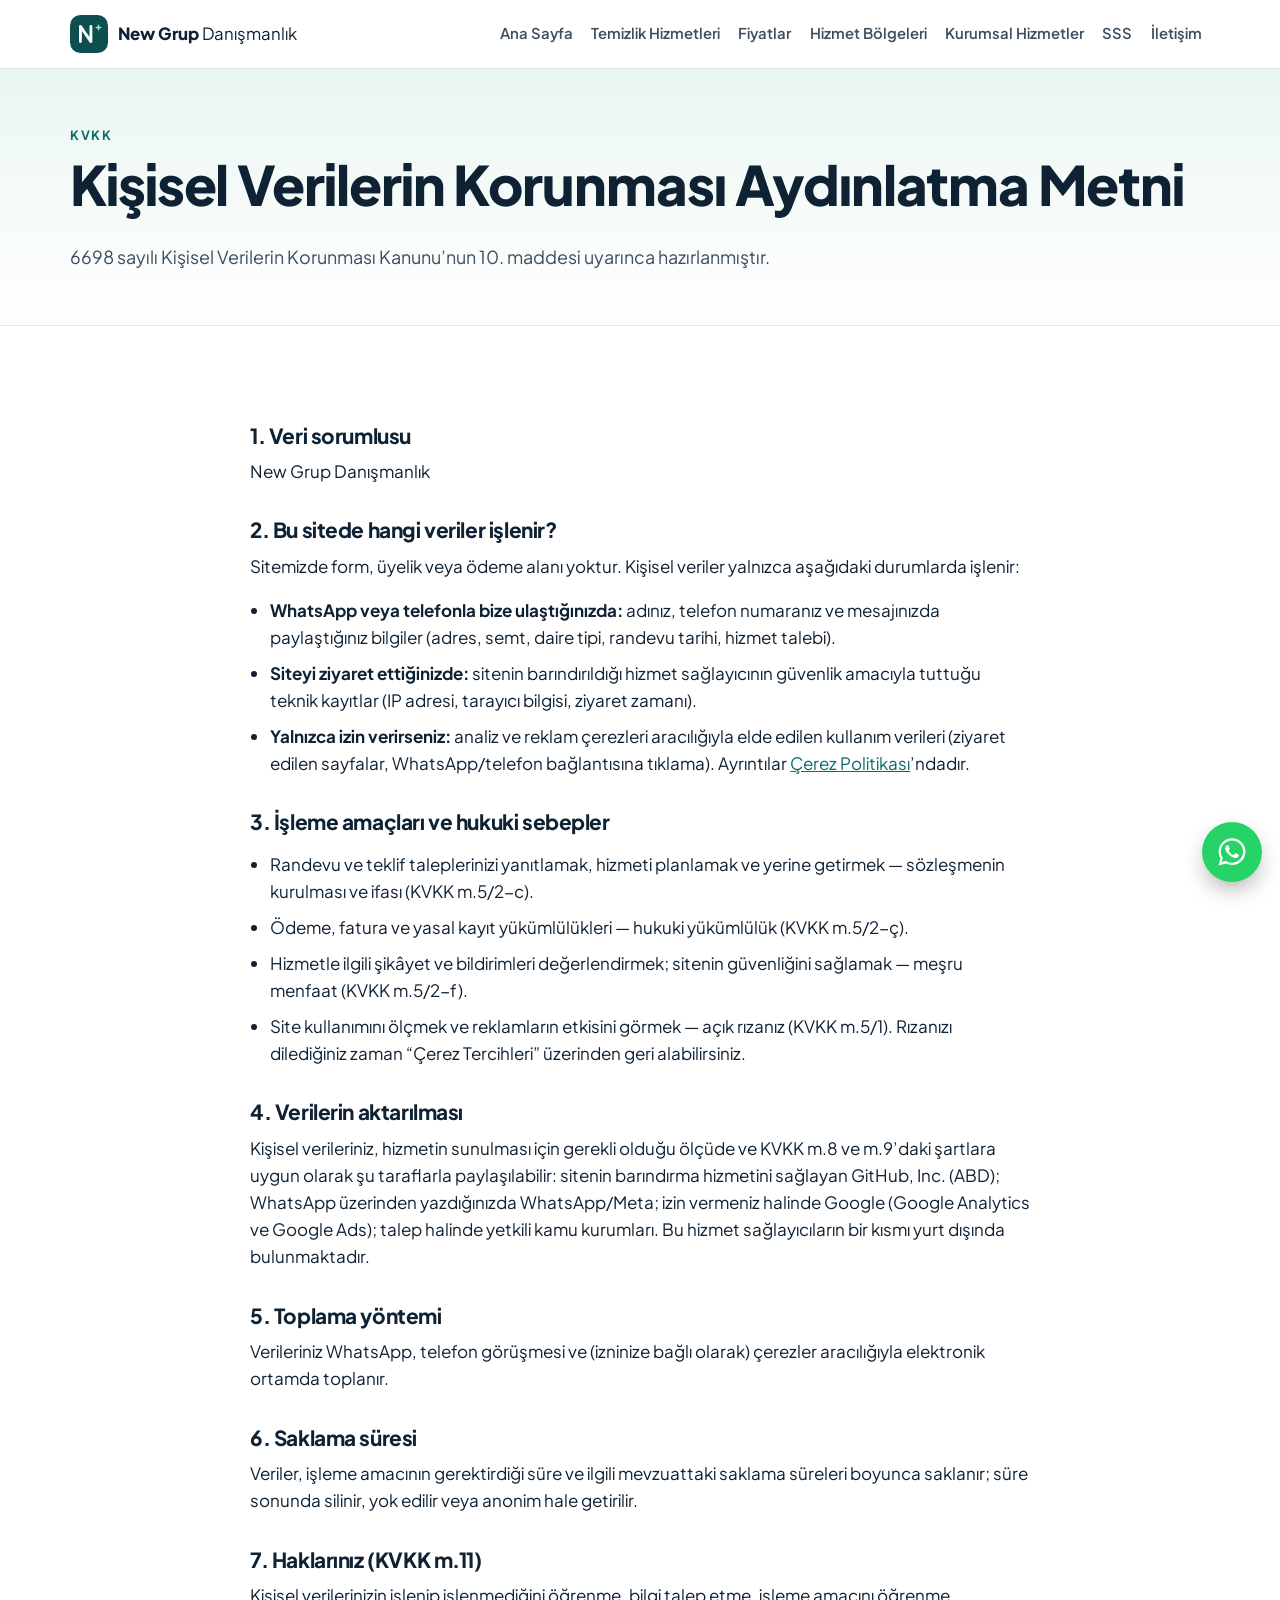
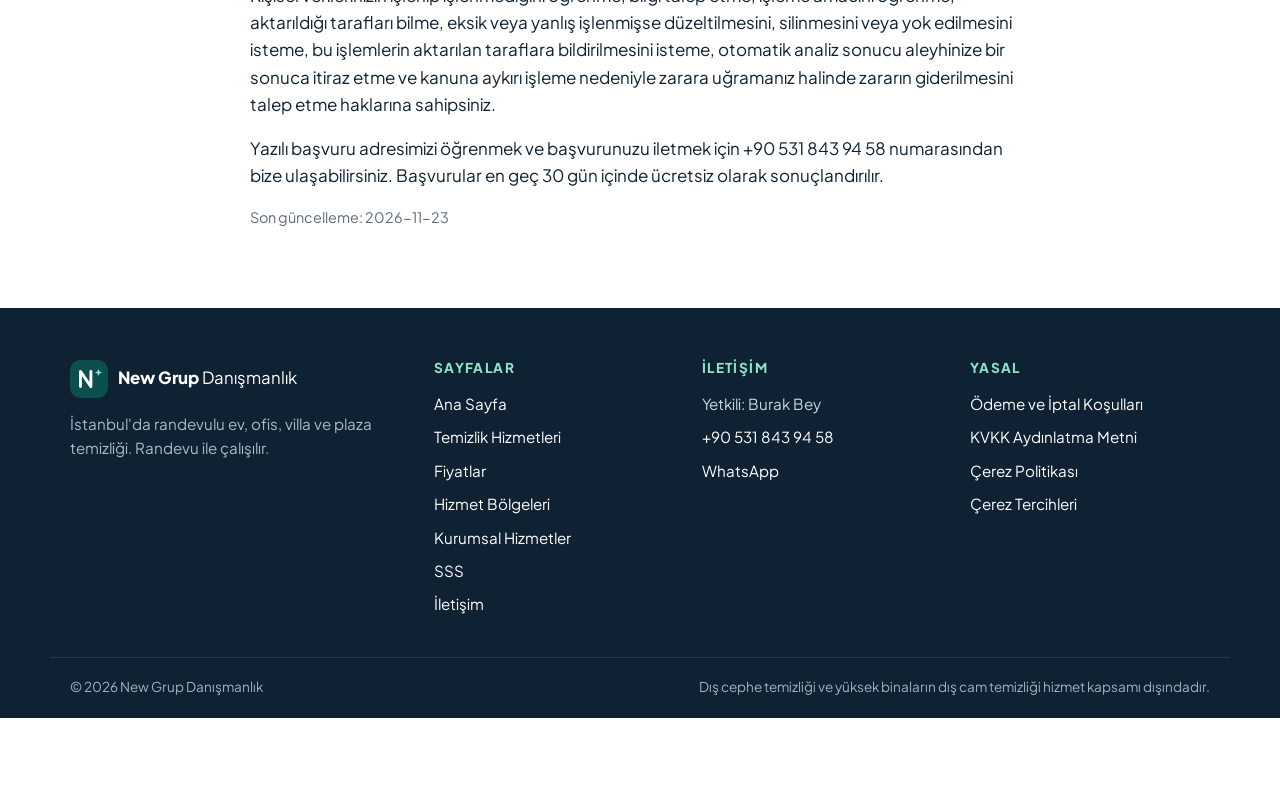
<file: kvkk-aydinlatma-metni.html>
<!doctype html>
<html lang="tr">
<head>
<meta charset="utf-8">

<meta name="viewport" content="width=device-width,initial-scale=1,viewport-fit=cover">
<title>KVKK Aydınlatma Metni | New Grup Danışmanlık</title>
<meta name="description" content="New Grup Danışmanlık kişisel verilerin korunması aydınlatma metni: hangi veriler, hangi amaçla işlenir, haklarınız nelerdir.">
<meta name="robots" content="index,follow">
<link rel="canonical" href="https://y73755-commits.github.io/newgrupdanismanlik/kvkk-aydinlatma-metni.html">
<meta property="og:type" content="website"><meta property="og:locale" content="tr_TR">
<meta property="og:site_name" content="New Grup Danışmanlık"><meta property="og:title" content="KVKK Aydınlatma Metni | New Grup Danışmanlık">
<meta property="og:description" content="New Grup Danışmanlık kişisel verilerin korunması aydınlatma metni: hangi veriler, hangi amaçla işlenir, haklarınız nelerdir."><meta property="og:url" content="https://y73755-commits.github.io/newgrupdanismanlik/kvkk-aydinlatma-metni.html">
<meta property="og:image" content="https://y73755-commits.github.io/newgrupdanismanlik/assets/img/og.jpg">
<meta name="theme-color" content="#0d4f4f">

<link rel="icon" href="assets/img/favicon.svg" type="image/svg+xml">
<link rel="preload" href="assets/fonts/plus-jakarta-sans-latin-wght-normal.woff2" as="font" type="font/woff2" crossorigin>

<link rel="stylesheet" href="assets/css/style.css?v=202611232058">
<script>
window.NG_CFG={"ga4": "", "ads": "", "adsWa": "", "adsTel": ""};
window.dataLayer=window.dataLayer||[];function gtag(){dataLayer.push(arguments);}
gtag('consent','default',{ad_storage:'denied',ad_user_data:'denied',ad_personalization:'denied',analytics_storage:'denied',functionality_storage:'granted',security_storage:'granted',wait_for_update:500});
gtag('set','ads_data_redaction',true);
</script>

</head>
<body>
<a class="skip" href="#icerik">İçeriğe geç</a>
<header class="hdr">
  <div class="wrap hdr-in">
    <a class="brand" href="index.html" aria-label="New Grup Danışmanlık ana sayfa"><svg class="logo-mark" viewBox="0 0 40 40" aria-hidden="true"><rect width="40" height="40" rx="11" fill="#0d4f4f"/><path d="M11 28V12l11 16V12" fill="none" stroke="#fff" stroke-width="3" stroke-linecap="round" stroke-linejoin="round"/><path d="M30 9.5l1.1 2.6 2.6 1.1-2.6 1.1L30 16.9l-1.1-2.6-2.6-1.1 2.6-1.1z" fill="#8fe3c6"/></svg><span><b>New Grup</b> Danışmanlık</span></a>
    <nav class="nav" id="nav" aria-label="Ana menü"><ul><li><a href="index.html">Ana Sayfa</a></li><li><a href="temizlik-hizmetleri.html">Temizlik Hizmetleri</a></li><li><a href="fiyatlar.html">Fiyatlar</a></li><li><a href="hizmet-bolgeleri.html">Hizmet Bölgeleri</a></li><li><a href="kurumsal-hizmetler.html">Kurumsal Hizmetler</a></li><li><a href="sss.html">SSS</a></li><li><a href="iletisim.html">İletişim</a></li></ul>
      <div class="nav-cta"><a class="btn btn-ghost btn-sm" href="tel:+905318439458" data-track="telefon" data-ctx="menu"><svg viewBox="0 0 24 24" aria-hidden="true"><path fill="currentColor" d="M6.6 10.8a15.1 15.1 0 0 0 6.6 6.6l2.2-2.2c.3-.3.7-.4 1-.2 1.1.4 2.3.6 3.6.6.6 0 1 .4 1 1V20c0 .6-.4 1-1 1A17 17 0 0 1 3 4c0-.6.4-1 1-1h3.5c.6 0 1 .4 1 1 0 1.2.2 2.4.6 3.6.1.3 0 .7-.2 1l-2.3 2.2Z"/></svg><span>+90 531 843 94 58</span></a></div>
    </nav>
    <a class="hdr-tel" href="tel:+905318439458" data-track="telefon" data-ctx="header"><svg viewBox="0 0 24 24" aria-hidden="true"><path fill="currentColor" d="M6.6 10.8a15.1 15.1 0 0 0 6.6 6.6l2.2-2.2c.3-.3.7-.4 1-.2 1.1.4 2.3.6 3.6.6.6 0 1 .4 1 1V20c0 .6-.4 1-1 1A17 17 0 0 1 3 4c0-.6.4-1 1-1h3.5c.6 0 1 .4 1 1 0 1.2.2 2.4.6 3.6.1.3 0 .7-.2 1l-2.3 2.2Z"/></svg><span>+90 531 843 94 58</span></a>
    <button class="burger" id="burger" aria-controls="nav" aria-expanded="false" aria-label="Menüyü aç"><span></span><span></span><span></span></button>
  </div>
</header>
<main id="icerik">
<section class="phero"><div class="wrap"><p class="eyebrow">KVKK</p><h1>Kişisel Verilerin Korunması Aydınlatma Metni</h1><p class="lead">6698 sayılı Kişisel Verilerin Korunması Kanunu’nun 10. maddesi uyarınca hazırlanmıştır.</p></div></section>
<section class="sec"><div class="wrap narrow prose">
<h2>1. Veri sorumlusu</h2><p>New Grup Danışmanlık</p>
<h2>2. Bu sitede hangi veriler işlenir?</h2>
<p>Sitemizde form, üyelik veya ödeme alanı yoktur. Kişisel veriler yalnızca aşağıdaki durumlarda işlenir:</p>
<ul>
<li><b>WhatsApp veya telefonla bize ulaştığınızda:</b> adınız, telefon numaranız ve mesajınızda paylaştığınız bilgiler (adres, semt, daire tipi, randevu tarihi, hizmet talebi).</li>
<li><b>Siteyi ziyaret ettiğinizde:</b> sitenin barındırıldığı hizmet sağlayıcının güvenlik amacıyla tuttuğu teknik kayıtlar (IP adresi, tarayıcı bilgisi, ziyaret zamanı).</li>
<li><b>Yalnızca izin verirseniz:</b> analiz ve reklam çerezleri aracılığıyla elde edilen kullanım verileri (ziyaret edilen sayfalar, WhatsApp/telefon bağlantısına tıklama). Ayrıntılar <a href="cerez-politikasi.html">Çerez Politikası</a>’ndadır.</li>
</ul>
<h2>3. İşleme amaçları ve hukuki sebepler</h2>
<ul>
<li>Randevu ve teklif taleplerinizi yanıtlamak, hizmeti planlamak ve yerine getirmek — sözleşmenin kurulması ve ifası (KVKK m.5/2-c).</li>
<li>Ödeme, fatura ve yasal kayıt yükümlülükleri — hukuki yükümlülük (KVKK m.5/2-ç).</li>
<li>Hizmetle ilgili şikâyet ve bildirimleri değerlendirmek; sitenin güvenliğini sağlamak — meşru menfaat (KVKK m.5/2-f).</li>
<li>Site kullanımını ölçmek ve reklamların etkisini görmek — açık rızanız (KVKK m.5/1). Rızanızı dilediğiniz zaman “Çerez Tercihleri” üzerinden geri alabilirsiniz.</li>
</ul>
<h2>4. Verilerin aktarılması</h2>
<p>Kişisel verileriniz, hizmetin sunulması için gerekli olduğu ölçüde ve KVKK m.8 ve m.9’daki şartlara uygun olarak şu taraflarla paylaşılabilir: sitenin barındırma hizmetini sağlayan GitHub, Inc. (ABD); WhatsApp üzerinden yazdığınızda WhatsApp/Meta; izin vermeniz halinde Google (Google Analytics ve Google Ads); talep halinde yetkili kamu kurumları. Bu hizmet sağlayıcıların bir kısmı yurt dışında bulunmaktadır.</p>
<h2>5. Toplama yöntemi</h2>
<p>Verileriniz WhatsApp, telefon görüşmesi ve (izninize bağlı olarak) çerezler aracılığıyla elektronik ortamda toplanır.</p>
<h2>6. Saklama süresi</h2>
<p>Veriler, işleme amacının gerektirdiği süre ve ilgili mevzuattaki saklama süreleri boyunca saklanır; süre sonunda silinir, yok edilir veya anonim hale getirilir.</p>
<h2>7. Haklarınız (KVKK m.11)</h2>
<p>Kişisel verilerinizin işlenip işlenmediğini öğrenme, bilgi talep etme, işleme amacını öğrenme, aktarıldığı tarafları bilme, eksik veya yanlış işlenmişse düzeltilmesini, silinmesini veya yok edilmesini isteme, bu işlemlerin aktarılan taraflara bildirilmesini isteme, otomatik analiz sonucu aleyhinize bir sonuca itiraz etme ve kanuna aykırı işleme nedeniyle zarara uğramanız halinde zararın giderilmesini talep etme haklarına sahipsiniz.</p>
<p>Yazılı başvuru adresimizi öğrenmek ve başvurunuzu iletmek için +90 531 843 94 58 numarasından bize ulaşabilirsiniz. Başvurular en geç 30 gün içinde ücretsiz olarak sonuçlandırılır.</p>
<p class="small muted">Son güncelleme: 2026-11-23</p>
</div></section>
</main>
<footer class="ftr">
  <div class="wrap ftr-grid">
    <div>
      <a class="brand brand-light" href="index.html"><svg class="logo-mark" viewBox="0 0 40 40" aria-hidden="true"><rect width="40" height="40" rx="11" fill="#0d4f4f"/><path d="M11 28V12l11 16V12" fill="none" stroke="#fff" stroke-width="3" stroke-linecap="round" stroke-linejoin="round"/><path d="M30 9.5l1.1 2.6 2.6 1.1-2.6 1.1L30 16.9l-1.1-2.6-2.6-1.1 2.6-1.1z" fill="#8fe3c6"/></svg><span><b>New Grup</b> Danışmanlık</span></a>
      <p class="muted-l">İstanbul&#x27;da randevulu ev, ofis, villa ve plaza temizliği. Randevu ile çalışılır.</p>
    </div>
    <div>
      <h2 class="ftr-h">Sayfalar</h2>
      <ul class="ftr-list"><li><a href="index.html">Ana Sayfa</a></li><li><a href="temizlik-hizmetleri.html">Temizlik Hizmetleri</a></li><li><a href="fiyatlar.html">Fiyatlar</a></li><li><a href="hizmet-bolgeleri.html">Hizmet Bölgeleri</a></li><li><a href="kurumsal-hizmetler.html">Kurumsal Hizmetler</a></li><li><a href="sss.html">SSS</a></li><li><a href="iletisim.html">İletişim</a></li></ul>
    </div>
    <div>
      <h2 class="ftr-h">İletişim</h2>
      <ul class="ftr-list">
        <li>Yetkili: Burak Bey</li>
        <li><a href="tel:+905318439458" data-track="telefon" data-ctx="footer">+90 531 843 94 58</a></li>
        <li><a href="https://wa.me/905318439458?text=Merhaba%20Burak%20Bey%2C%20temizlik%20hizmeti%20hakk%C4%B1nda%20bilgi%20almak%20istiyorum." target="_blank" rel="noopener" data-track="whatsapp" data-ctx="footer">WhatsApp</a></li>
      </ul>
    </div>
    <div>
      <h2 class="ftr-h">Yasal</h2>
      <ul class="ftr-list">
        <li><a href="odeme-kosullari.html">Ödeme ve İptal Koşulları</a></li>
        <li><a href="kvkk-aydinlatma-metni.html">KVKK Aydınlatma Metni</a></li>
        <li><a href="cerez-politikasi.html">Çerez Politikası</a></li>
        <li><button type="button" class="linklike" data-open-consent>Çerez Tercihleri</button></li>
      </ul>
    </div>
  </div>
  <div class="wrap ftr-bottom"><span>© 2026 New Grup Danışmanlık</span><span>Dış cephe temizliği ve yüksek binaların dış cam temizliği hizmet kapsamı dışındadır.</span></div>
</footer>
<a class="wa-float" href="https://wa.me/905318439458?text=Merhaba%20Burak%20Bey%2C%20temizlik%20hizmeti%20hakk%C4%B1nda%20bilgi%20almak%20istiyorum." target="_blank" rel="noopener" data-track="whatsapp" data-ctx="sabit-ikon" aria-label="WhatsApp ile yazın"><svg viewBox="0 0 32 32" aria-hidden="true"><path fill="currentColor" d="M16.04 3C9.08 3 3.43 8.64 3.43 15.6c0 2.22.58 4.39 1.69 6.3L3.33 28.7l6.96-1.83a12.6 12.6 0 0 0 5.75 1.39h.01c6.95 0 12.6-5.65 12.6-12.6 0-3.37-1.31-6.53-3.69-8.91A12.52 12.52 0 0 0 16.04 3Zm0 23.07h-.01a10.5 10.5 0 0 1-5.35-1.46l-.38-.23-4.13 1.08 1.1-4.02-.25-.41a10.44 10.44 0 0 1-1.6-5.43c0-5.79 4.71-10.5 10.51-10.5 2.8 0 5.44 1.1 7.42 3.08a10.43 10.43 0 0 1 3.07 7.43c0 5.79-4.71 10.5-10.5 10.5Zm5.76-7.86c-.32-.16-1.87-.92-2.16-1.03-.29-.1-.5-.16-.71.16-.21.32-.82 1.03-1 1.24-.18.21-.37.24-.68.08-.32-.16-1.33-.49-2.54-1.57-.94-.84-1.57-1.87-1.75-2.18-.18-.32-.02-.49.14-.65.14-.14.32-.37.47-.55.16-.18.21-.32.32-.53.1-.21.05-.4-.03-.55-.08-.16-.71-1.71-.97-2.34-.26-.62-.52-.53-.71-.54h-.6c-.21 0-.55.08-.84.4-.29.32-1.1 1.08-1.1 2.63s1.13 3.05 1.29 3.26c.16.21 2.22 3.39 5.38 4.75.75.32 1.34.52 1.8.66.75.24 1.44.21 1.98.13.6-.09 1.87-.76 2.13-1.5.26-.74.26-1.37.18-1.5-.08-.13-.29-.21-.6-.37Z"/></svg></a>
<div class="cc-banner" id="cc-banner" role="region" aria-label="Çerez bildirimi" hidden>
  <div class="cc-in">
    <p><b>Çerez tercihiniz</b><br>Siteyi ölçmek ve reklamlarımızın etkisini görmek için analiz ve reklam çerezlerini yalnızca izninizle kullanırız. Ayrıntılar: <a href="cerez-politikasi.html">Çerez Politikası</a>.</p>
    <div class="cc-actions">
      <button type="button" class="btn btn-sm btn-outline" data-cc="reject">Reddet</button>
      <button type="button" class="btn btn-sm btn-outline" data-open-consent>Tercihler</button>
      <button type="button" class="btn btn-sm btn-outline" data-cc="accept">Kabul Et</button>
    </div>
  </div>
</div>
<dialog class="cc-modal" id="cc-modal" aria-labelledby="cc-title">
  <form method="dialog" class="cc-form">
    <h2 id="cc-title">Çerez Tercihleri</h2>
    <p class="small">Tercihinizi istediğiniz zaman sayfanın altındaki “Çerez Tercihleri” bağlantısından değiştirebilirsiniz.</p>
    <div class="cc-row"><div><b>Zorunlu</b><p class="small">Çerez tercihinizi hatırlamak için tarayıcınızda küçük bir kayıt tutulur. Kapatılamaz.</p></div><span class="pill">Her zaman açık</span></div>
    <label class="cc-row"><div><b>Analiz</b><p class="small">Google Analytics ile ziyaret istatistikleri.</p></div><input type="checkbox" class="sw" id="cc-analytics"></label>
    <label class="cc-row"><div><b>Reklam</b><p class="small">Google Ads ile WhatsApp ve telefon tıklamalarının ölçümü.</p></div><input type="checkbox" class="sw" id="cc-ads"></label>
    <div class="cc-actions">
      <button type="button" class="btn btn-sm btn-outline" data-cc="reject">Tümünü Reddet</button>
      <button type="button" class="btn btn-sm btn-outline" data-cc="save">Seçimi Kaydet</button>
      <button type="button" class="btn btn-sm btn-outline" data-cc="accept">Tümünü Kabul Et</button>
    </div>
  </form>
</dialog>
<script src="assets/js/main.js?v=202611232058" defer></script>
</body>
</html>
</file>
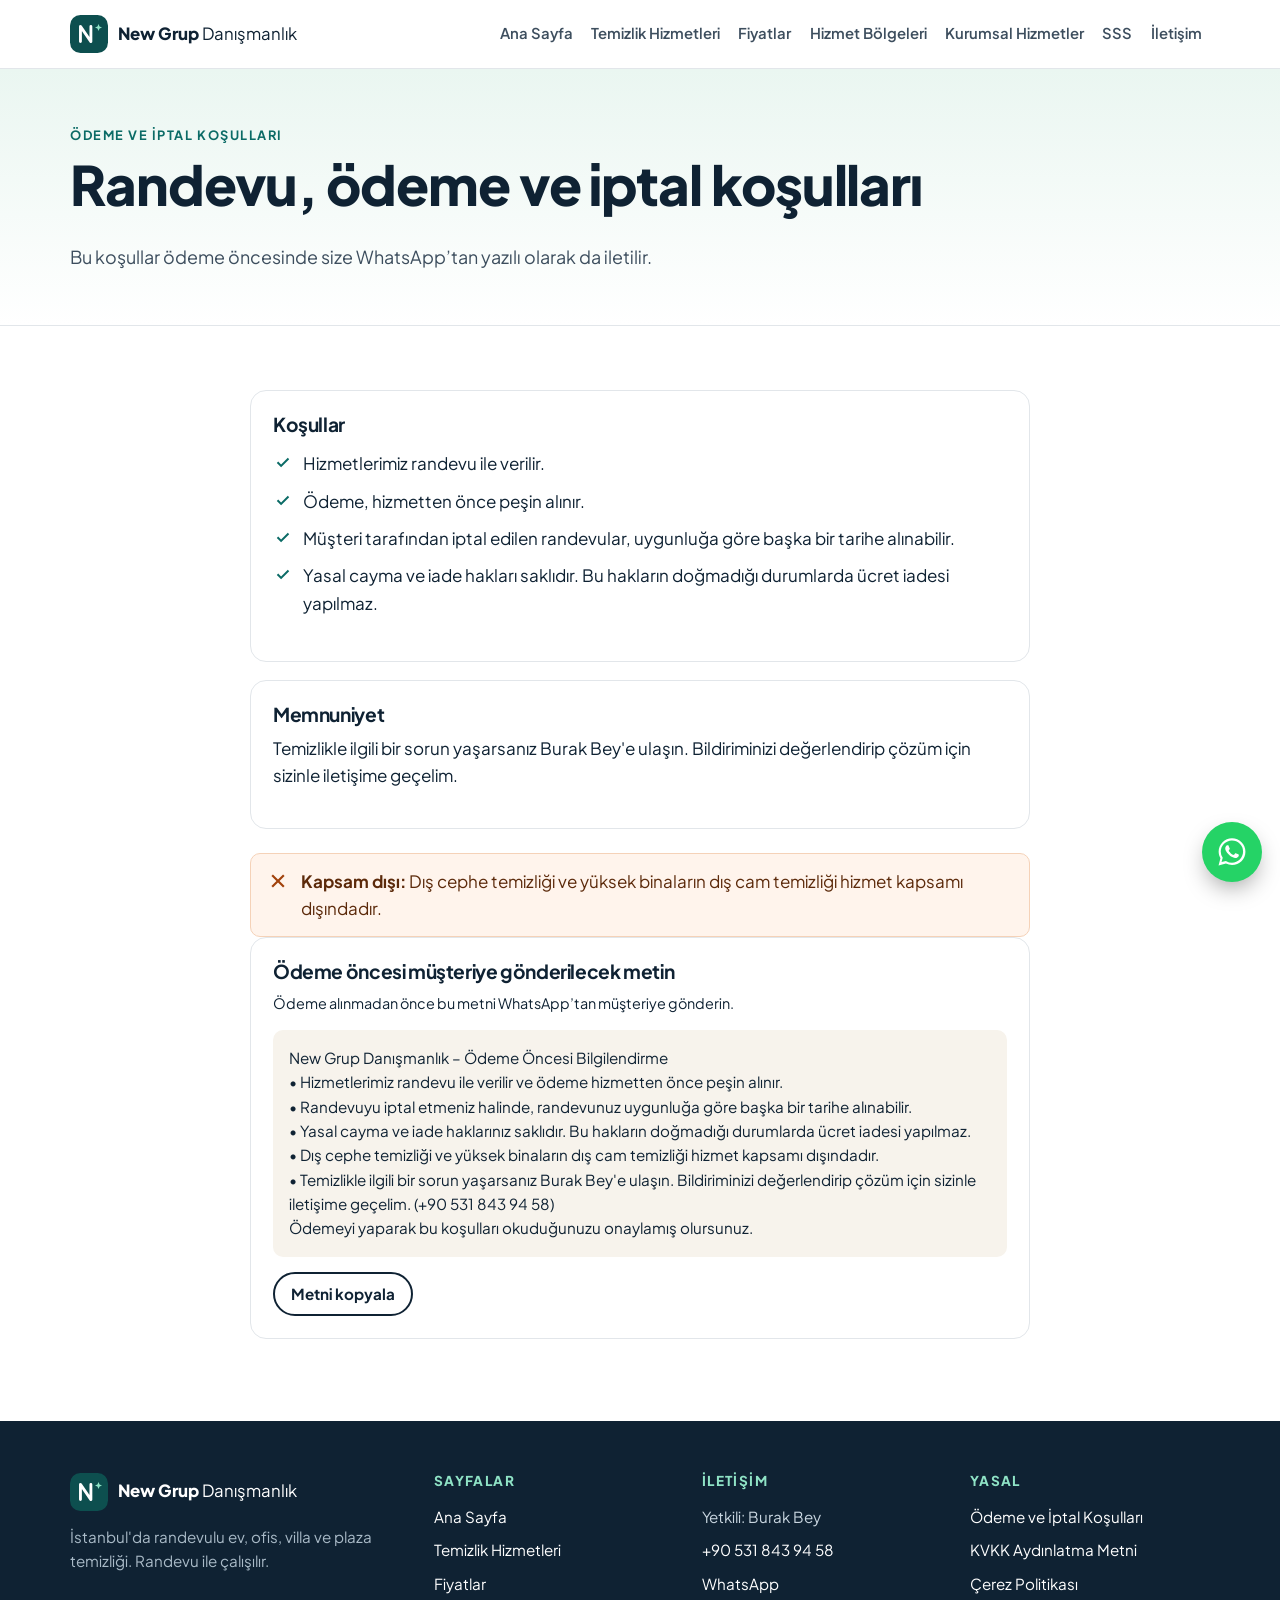
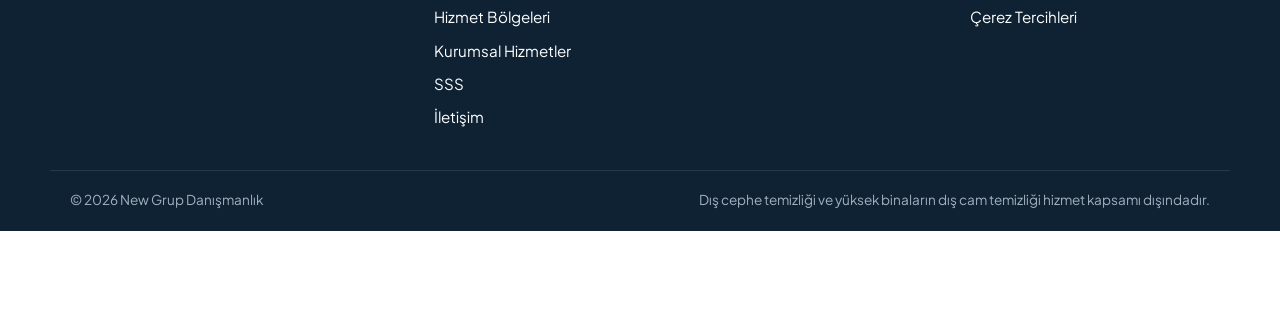
<file: odeme-kosullari.html>
<!doctype html>
<html lang="tr">
<head>
<meta charset="utf-8">

<meta name="viewport" content="width=device-width,initial-scale=1,viewport-fit=cover">
<title>Ödeme ve İptal Koşulları | New Grup Danışmanlık</title>
<meta name="description" content="Randevu ile çalışılır, ödeme peşin alınır. İptalde randevu uygunluğa göre ertelenebilir. Yasal cayma ve iade hakları saklıdır.">
<meta name="robots" content="index,follow">
<link rel="canonical" href="https://y73755-commits.github.io/newgrupdanismanlik/odeme-kosullari.html">
<meta property="og:type" content="website"><meta property="og:locale" content="tr_TR">
<meta property="og:site_name" content="New Grup Danışmanlık"><meta property="og:title" content="Ödeme ve İptal Koşulları | New Grup Danışmanlık">
<meta property="og:description" content="Randevu ile çalışılır, ödeme peşin alınır. İptalde randevu uygunluğa göre ertelenebilir. Yasal cayma ve iade hakları saklıdır."><meta property="og:url" content="https://y73755-commits.github.io/newgrupdanismanlik/odeme-kosullari.html">
<meta property="og:image" content="https://y73755-commits.github.io/newgrupdanismanlik/assets/img/og.jpg">
<meta name="theme-color" content="#0d4f4f">

<link rel="icon" href="assets/img/favicon.svg" type="image/svg+xml">
<link rel="preload" href="assets/fonts/plus-jakarta-sans-latin-wght-normal.woff2" as="font" type="font/woff2" crossorigin>

<link rel="stylesheet" href="assets/css/style.css?v=202611232058">
<script>
window.NG_CFG={"ga4": "", "ads": "", "adsWa": "", "adsTel": ""};
window.dataLayer=window.dataLayer||[];function gtag(){dataLayer.push(arguments);}
gtag('consent','default',{ad_storage:'denied',ad_user_data:'denied',ad_personalization:'denied',analytics_storage:'denied',functionality_storage:'granted',security_storage:'granted',wait_for_update:500});
gtag('set','ads_data_redaction',true);
</script>
<script type="application/ld+json">{"@context": "https://schema.org", "@type": "BreadcrumbList", "itemListElement": [{"@type": "ListItem", "position": 1, "name": "Ana Sayfa", "item": "https://y73755-commits.github.io/newgrupdanismanlik/"}, {"@type": "ListItem", "position": 2, "name": "Ödeme ve İptal Koşulları", "item": "https://y73755-commits.github.io/newgrupdanismanlik/odeme-kosullari.html"}]}</script>
</head>
<body>
<a class="skip" href="#icerik">İçeriğe geç</a>
<header class="hdr">
  <div class="wrap hdr-in">
    <a class="brand" href="index.html" aria-label="New Grup Danışmanlık ana sayfa"><svg class="logo-mark" viewBox="0 0 40 40" aria-hidden="true"><rect width="40" height="40" rx="11" fill="#0d4f4f"/><path d="M11 28V12l11 16V12" fill="none" stroke="#fff" stroke-width="3" stroke-linecap="round" stroke-linejoin="round"/><path d="M30 9.5l1.1 2.6 2.6 1.1-2.6 1.1L30 16.9l-1.1-2.6-2.6-1.1 2.6-1.1z" fill="#8fe3c6"/></svg><span><b>New Grup</b> Danışmanlık</span></a>
    <nav class="nav" id="nav" aria-label="Ana menü"><ul><li><a href="index.html">Ana Sayfa</a></li><li><a href="temizlik-hizmetleri.html">Temizlik Hizmetleri</a></li><li><a href="fiyatlar.html">Fiyatlar</a></li><li><a href="hizmet-bolgeleri.html">Hizmet Bölgeleri</a></li><li><a href="kurumsal-hizmetler.html">Kurumsal Hizmetler</a></li><li><a href="sss.html">SSS</a></li><li><a href="iletisim.html">İletişim</a></li></ul>
      <div class="nav-cta"><a class="btn btn-ghost btn-sm" href="tel:+905318439458" data-track="telefon" data-ctx="menu"><svg viewBox="0 0 24 24" aria-hidden="true"><path fill="currentColor" d="M6.6 10.8a15.1 15.1 0 0 0 6.6 6.6l2.2-2.2c.3-.3.7-.4 1-.2 1.1.4 2.3.6 3.6.6.6 0 1 .4 1 1V20c0 .6-.4 1-1 1A17 17 0 0 1 3 4c0-.6.4-1 1-1h3.5c.6 0 1 .4 1 1 0 1.2.2 2.4.6 3.6.1.3 0 .7-.2 1l-2.3 2.2Z"/></svg><span>+90 531 843 94 58</span></a></div>
    </nav>
    <a class="hdr-tel" href="tel:+905318439458" data-track="telefon" data-ctx="header"><svg viewBox="0 0 24 24" aria-hidden="true"><path fill="currentColor" d="M6.6 10.8a15.1 15.1 0 0 0 6.6 6.6l2.2-2.2c.3-.3.7-.4 1-.2 1.1.4 2.3.6 3.6.6.6 0 1 .4 1 1V20c0 .6-.4 1-1 1A17 17 0 0 1 3 4c0-.6.4-1 1-1h3.5c.6 0 1 .4 1 1 0 1.2.2 2.4.6 3.6.1.3 0 .7-.2 1l-2.3 2.2Z"/></svg><span>+90 531 843 94 58</span></a>
    <button class="burger" id="burger" aria-controls="nav" aria-expanded="false" aria-label="Menüyü aç"><span></span><span></span><span></span></button>
  </div>
</header>
<main id="icerik">
<section class="phero"><div class="wrap"><p class="eyebrow">Ödeme ve İptal Koşulları</p><h1>Randevu, ödeme ve iptal koşulları</h1><p class="lead">Bu koşullar ödeme öncesinde size WhatsApp’tan yazılı olarak da iletilir.</p></div></section>
<section class="sec"><div class="wrap narrow">
  <div class="card"><h2 class="h3">Koşullar</h2><ul class="ticks"><li><svg viewBox="0 0 20 20" aria-hidden="true"><path fill="currentColor" d="M8.1 14.3 3.8 10l1.4-1.4 2.9 2.9 6.7-6.7 1.4 1.4z"/></svg>Hizmetlerimiz randevu ile verilir.</li><li><svg viewBox="0 0 20 20" aria-hidden="true"><path fill="currentColor" d="M8.1 14.3 3.8 10l1.4-1.4 2.9 2.9 6.7-6.7 1.4 1.4z"/></svg>Ödeme, hizmetten önce peşin alınır.</li><li><svg viewBox="0 0 20 20" aria-hidden="true"><path fill="currentColor" d="M8.1 14.3 3.8 10l1.4-1.4 2.9 2.9 6.7-6.7 1.4 1.4z"/></svg>Müşteri tarafından iptal edilen randevular, uygunluğa göre başka bir tarihe alınabilir.</li><li><svg viewBox="0 0 20 20" aria-hidden="true"><path fill="currentColor" d="M8.1 14.3 3.8 10l1.4-1.4 2.9 2.9 6.7-6.7 1.4 1.4z"/></svg>Yasal cayma ve iade hakları saklıdır. Bu hakların doğmadığı durumlarda ücret iadesi yapılmaz.</li></ul></div>
  <div class="card"><h2 class="h3">Memnuniyet</h2><p>Temizlikle ilgili bir sorun yaşarsanız Burak Bey&#x27;e ulaşın. Bildiriminizi değerlendirip çözüm için sizinle iletişime geçelim.</p></div>
  <div class="note note-warn"><svg viewBox="0 0 20 20" aria-hidden="true"><path fill="currentColor" d="m5.4 4 4.6 4.6L14.6 4 16 5.4 11.4 10l4.6 4.6-1.4 1.4-4.6-4.6L5.4 16 4 14.6 8.6 10 4 5.4z"/></svg><p><b>Kapsam dışı:</b> Dış cephe temizliği ve yüksek binaların dış cam temizliği hizmet kapsamı dışındadır.</p></div>
  <div class="card"><h2 class="h3">Ödeme öncesi müşteriye gönderilecek metin</h2>
  <p class="small">Ödeme alınmadan önce bu metni WhatsApp’tan müşteriye gönderin.</p>
  <pre class="pre" id="pre-text">New Grup Danışmanlık – Ödeme Öncesi Bilgilendirme
• Hizmetlerimiz randevu ile verilir ve ödeme hizmetten önce peşin alınır.
• Randevuyu iptal etmeniz halinde, randevunuz uygunluğa göre başka bir tarihe alınabilir.
• Yasal cayma ve iade haklarınız saklıdır. Bu hakların doğmadığı durumlarda ücret iadesi yapılmaz.
• Dış cephe temizliği ve yüksek binaların dış cam temizliği hizmet kapsamı dışındadır.
• Temizlikle ilgili bir sorun yaşarsanız Burak Bey&#x27;e ulaşın. Bildiriminizi değerlendirip çözüm için sizinle iletişime geçelim. (+90 531 843 94 58)
Ödemeyi yaparak bu koşulları okuduğunuzu onaylamış olursunuz.</pre>
  <button type="button" class="btn btn-sm btn-outline" data-copy="#pre-text">Metni kopyala</button></div>
</div></section>
</main>
<footer class="ftr">
  <div class="wrap ftr-grid">
    <div>
      <a class="brand brand-light" href="index.html"><svg class="logo-mark" viewBox="0 0 40 40" aria-hidden="true"><rect width="40" height="40" rx="11" fill="#0d4f4f"/><path d="M11 28V12l11 16V12" fill="none" stroke="#fff" stroke-width="3" stroke-linecap="round" stroke-linejoin="round"/><path d="M30 9.5l1.1 2.6 2.6 1.1-2.6 1.1L30 16.9l-1.1-2.6-2.6-1.1 2.6-1.1z" fill="#8fe3c6"/></svg><span><b>New Grup</b> Danışmanlık</span></a>
      <p class="muted-l">İstanbul&#x27;da randevulu ev, ofis, villa ve plaza temizliği. Randevu ile çalışılır.</p>
    </div>
    <div>
      <h2 class="ftr-h">Sayfalar</h2>
      <ul class="ftr-list"><li><a href="index.html">Ana Sayfa</a></li><li><a href="temizlik-hizmetleri.html">Temizlik Hizmetleri</a></li><li><a href="fiyatlar.html">Fiyatlar</a></li><li><a href="hizmet-bolgeleri.html">Hizmet Bölgeleri</a></li><li><a href="kurumsal-hizmetler.html">Kurumsal Hizmetler</a></li><li><a href="sss.html">SSS</a></li><li><a href="iletisim.html">İletişim</a></li></ul>
    </div>
    <div>
      <h2 class="ftr-h">İletişim</h2>
      <ul class="ftr-list">
        <li>Yetkili: Burak Bey</li>
        <li><a href="tel:+905318439458" data-track="telefon" data-ctx="footer">+90 531 843 94 58</a></li>
        <li><a href="https://wa.me/905318439458?text=Merhaba%20Burak%20Bey%2C%20temizlik%20hizmeti%20hakk%C4%B1nda%20bilgi%20almak%20istiyorum." target="_blank" rel="noopener" data-track="whatsapp" data-ctx="footer">WhatsApp</a></li>
      </ul>
    </div>
    <div>
      <h2 class="ftr-h">Yasal</h2>
      <ul class="ftr-list">
        <li><a href="odeme-kosullari.html">Ödeme ve İptal Koşulları</a></li>
        <li><a href="kvkk-aydinlatma-metni.html">KVKK Aydınlatma Metni</a></li>
        <li><a href="cerez-politikasi.html">Çerez Politikası</a></li>
        <li><button type="button" class="linklike" data-open-consent>Çerez Tercihleri</button></li>
      </ul>
    </div>
  </div>
  <div class="wrap ftr-bottom"><span>© 2026 New Grup Danışmanlık</span><span>Dış cephe temizliği ve yüksek binaların dış cam temizliği hizmet kapsamı dışındadır.</span></div>
</footer>
<a class="wa-float" href="https://wa.me/905318439458?text=Merhaba%20Burak%20Bey%2C%20temizlik%20hizmeti%20hakk%C4%B1nda%20bilgi%20almak%20istiyorum." target="_blank" rel="noopener" data-track="whatsapp" data-ctx="sabit-ikon" aria-label="WhatsApp ile yazın"><svg viewBox="0 0 32 32" aria-hidden="true"><path fill="currentColor" d="M16.04 3C9.08 3 3.43 8.64 3.43 15.6c0 2.22.58 4.39 1.69 6.3L3.33 28.7l6.96-1.83a12.6 12.6 0 0 0 5.75 1.39h.01c6.95 0 12.6-5.65 12.6-12.6 0-3.37-1.31-6.53-3.69-8.91A12.52 12.52 0 0 0 16.04 3Zm0 23.07h-.01a10.5 10.5 0 0 1-5.35-1.46l-.38-.23-4.13 1.08 1.1-4.02-.25-.41a10.44 10.44 0 0 1-1.6-5.43c0-5.79 4.71-10.5 10.51-10.5 2.8 0 5.44 1.1 7.42 3.08a10.43 10.43 0 0 1 3.07 7.43c0 5.79-4.71 10.5-10.5 10.5Zm5.76-7.86c-.32-.16-1.87-.92-2.16-1.03-.29-.1-.5-.16-.71.16-.21.32-.82 1.03-1 1.24-.18.21-.37.24-.68.08-.32-.16-1.33-.49-2.54-1.57-.94-.84-1.57-1.87-1.75-2.18-.18-.32-.02-.49.14-.65.14-.14.32-.37.47-.55.16-.18.21-.32.32-.53.1-.21.05-.4-.03-.55-.08-.16-.71-1.71-.97-2.34-.26-.62-.52-.53-.71-.54h-.6c-.21 0-.55.08-.84.4-.29.32-1.1 1.08-1.1 2.63s1.13 3.05 1.29 3.26c.16.21 2.22 3.39 5.38 4.75.75.32 1.34.52 1.8.66.75.24 1.44.21 1.98.13.6-.09 1.87-.76 2.13-1.5.26-.74.26-1.37.18-1.5-.08-.13-.29-.21-.6-.37Z"/></svg></a>
<div class="cc-banner" id="cc-banner" role="region" aria-label="Çerez bildirimi" hidden>
  <div class="cc-in">
    <p><b>Çerez tercihiniz</b><br>Siteyi ölçmek ve reklamlarımızın etkisini görmek için analiz ve reklam çerezlerini yalnızca izninizle kullanırız. Ayrıntılar: <a href="cerez-politikasi.html">Çerez Politikası</a>.</p>
    <div class="cc-actions">
      <button type="button" class="btn btn-sm btn-outline" data-cc="reject">Reddet</button>
      <button type="button" class="btn btn-sm btn-outline" data-open-consent>Tercihler</button>
      <button type="button" class="btn btn-sm btn-outline" data-cc="accept">Kabul Et</button>
    </div>
  </div>
</div>
<dialog class="cc-modal" id="cc-modal" aria-labelledby="cc-title">
  <form method="dialog" class="cc-form">
    <h2 id="cc-title">Çerez Tercihleri</h2>
    <p class="small">Tercihinizi istediğiniz zaman sayfanın altındaki “Çerez Tercihleri” bağlantısından değiştirebilirsiniz.</p>
    <div class="cc-row"><div><b>Zorunlu</b><p class="small">Çerez tercihinizi hatırlamak için tarayıcınızda küçük bir kayıt tutulur. Kapatılamaz.</p></div><span class="pill">Her zaman açık</span></div>
    <label class="cc-row"><div><b>Analiz</b><p class="small">Google Analytics ile ziyaret istatistikleri.</p></div><input type="checkbox" class="sw" id="cc-analytics"></label>
    <label class="cc-row"><div><b>Reklam</b><p class="small">Google Ads ile WhatsApp ve telefon tıklamalarının ölçümü.</p></div><input type="checkbox" class="sw" id="cc-ads"></label>
    <div class="cc-actions">
      <button type="button" class="btn btn-sm btn-outline" data-cc="reject">Tümünü Reddet</button>
      <button type="button" class="btn btn-sm btn-outline" data-cc="save">Seçimi Kaydet</button>
      <button type="button" class="btn btn-sm btn-outline" data-cc="accept">Tümünü Kabul Et</button>
    </div>
  </form>
</dialog>
<script src="assets/js/main.js?v=202611232058" defer></script>
</body>
</html>
</file>
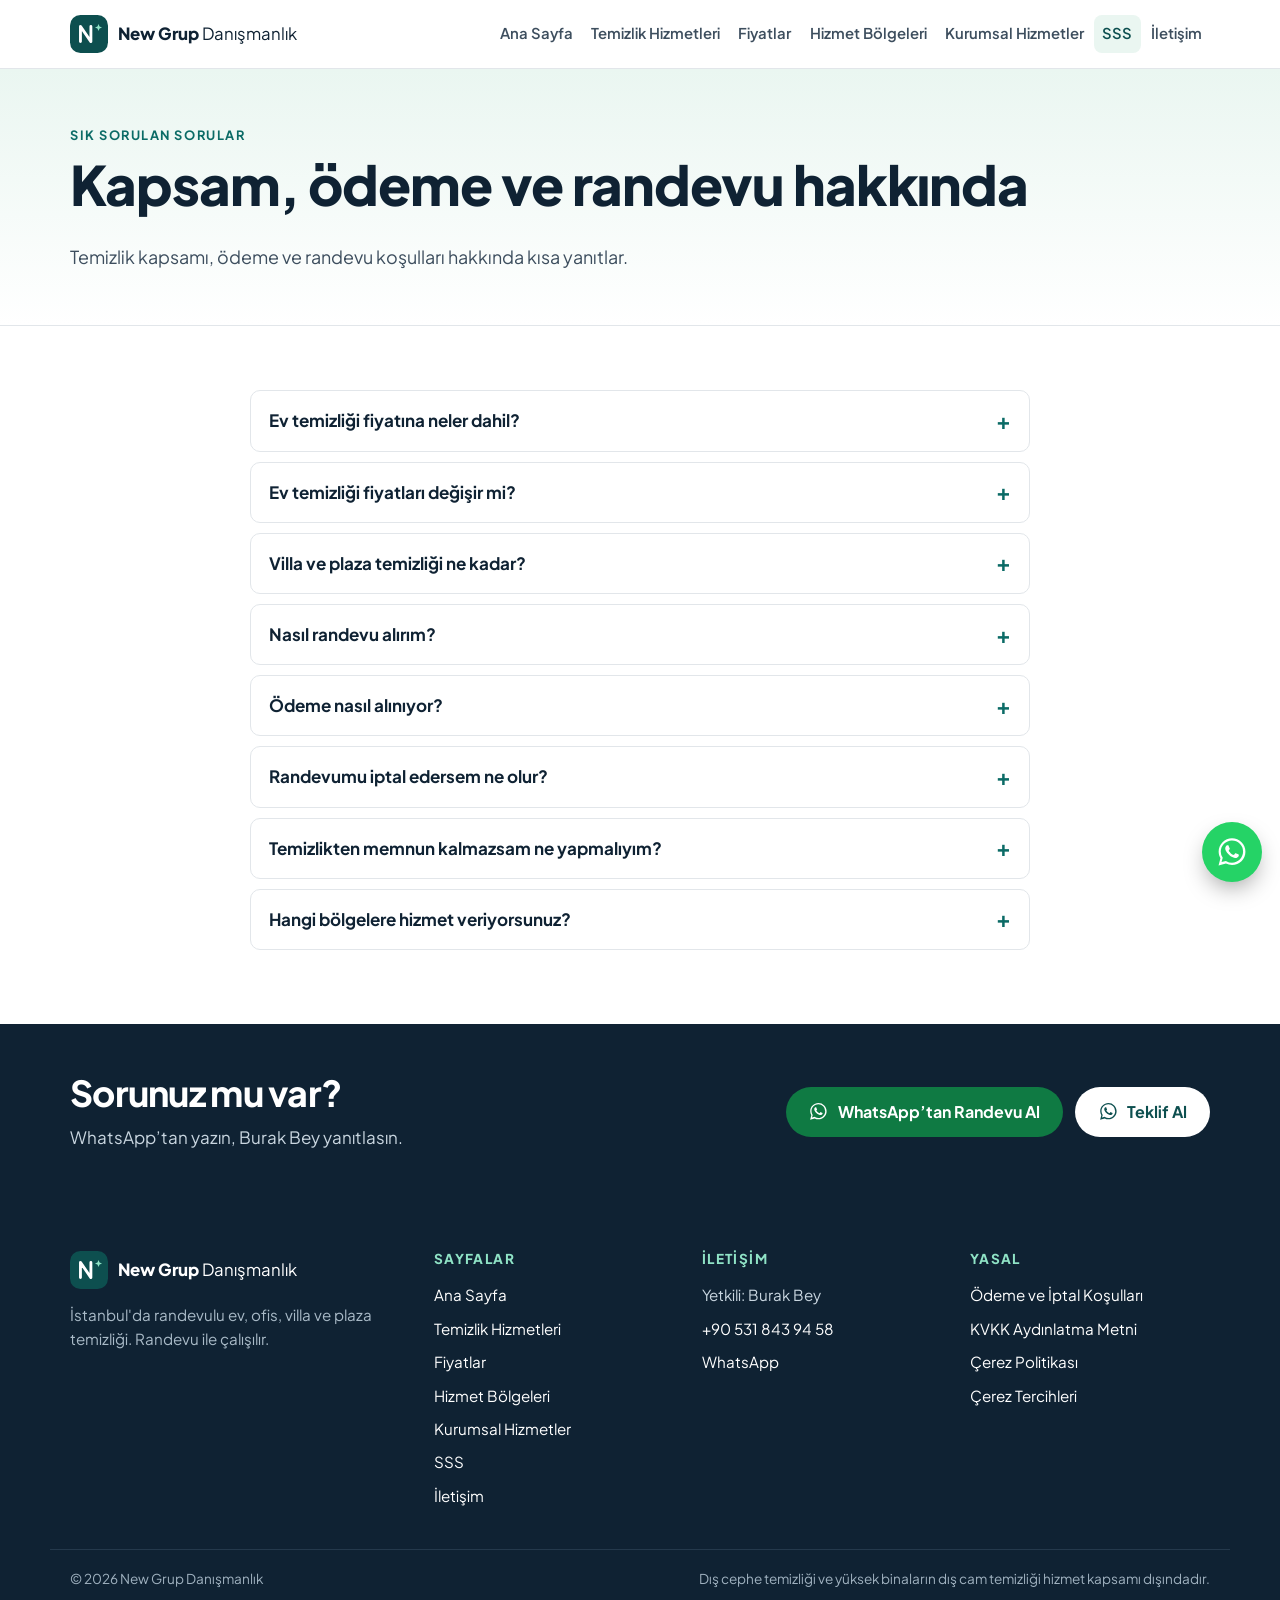
<file: sss.html>
<!doctype html>
<html lang="tr">
<head>
<meta charset="utf-8">

<meta name="viewport" content="width=device-width,initial-scale=1,viewport-fit=cover">
<title>Sık Sorulan Sorular | Temizlik Kapsamı, Ödeme, Randevu – New Grup</title>
<meta name="description" content="Ev temizliği fiyatına neler dahil, ödeme nasıl alınır, randevu iptali nasıl olur? New Grup Danışmanlık SSS.">
<meta name="robots" content="index,follow">
<link rel="canonical" href="https://y73755-commits.github.io/newgrupdanismanlik/sss.html">
<meta property="og:type" content="website"><meta property="og:locale" content="tr_TR">
<meta property="og:site_name" content="New Grup Danışmanlık"><meta property="og:title" content="Sık Sorulan Sorular | Temizlik Kapsamı, Ödeme, Randevu – New Grup">
<meta property="og:description" content="Ev temizliği fiyatına neler dahil, ödeme nasıl alınır, randevu iptali nasıl olur? New Grup Danışmanlık SSS."><meta property="og:url" content="https://y73755-commits.github.io/newgrupdanismanlik/sss.html">
<meta property="og:image" content="https://y73755-commits.github.io/newgrupdanismanlik/assets/img/og.jpg">
<meta name="theme-color" content="#0d4f4f">

<link rel="icon" href="assets/img/favicon.svg" type="image/svg+xml">
<link rel="preload" href="assets/fonts/plus-jakarta-sans-latin-wght-normal.woff2" as="font" type="font/woff2" crossorigin>

<link rel="stylesheet" href="assets/css/style.css?v=202611232058">
<script>
window.NG_CFG={"ga4": "", "ads": "", "adsWa": "", "adsTel": ""};
window.dataLayer=window.dataLayer||[];function gtag(){dataLayer.push(arguments);}
gtag('consent','default',{ad_storage:'denied',ad_user_data:'denied',ad_personalization:'denied',analytics_storage:'denied',functionality_storage:'granted',security_storage:'granted',wait_for_update:500});
gtag('set','ads_data_redaction',true);
</script>
<script type="application/ld+json">{"@context": "https://schema.org", "@type": "FAQPage", "mainEntity": [{"@type": "Question", "name": "Ev temizliği fiyatına neler dahil?", "acceptedAnswer": {"@type": "Answer", "text": "Ev temizliği fiyatlarına banyo, teras ve içeriden güvenle erişilebilen camların temizliği dahildir. Dış cephe temizliği ve yüksek binaların dış cam temizliği hizmet kapsamı dışındadır."}}, {"@type": "Question", "name": "Ev temizliği fiyatları değişir mi?", "acceptedAnswer": {"@type": "Answer", "text": "Hayır. Ev temizliği fiyatları daire tipine göre sabittir. Ofis temizliği fiyatı ise metrekareye ve işin kapsamına göre belirlenir."}}, {"@type": "Question", "name": "Villa ve plaza temizliği ne kadar?", "acceptedAnswer": {"@type": "Answer", "text": "Villa ve plaza iç mekân temizliğinde alan ve kapsam farklı olduğu için WhatsApp'tan bilgi gönderdiğinizde size özel teklif hazırlanır."}}, {"@type": "Question", "name": "Nasıl randevu alırım?", "acceptedAnswer": {"@type": "Answer", "text": "WhatsApp'tan Randevu Al butonuna dokunun; daire tipinizi, semtinizi ve uygun gününüzü yazın. Burak Bey size dönüş yapar."}}, {"@type": "Question", "name": "Ödeme nasıl alınıyor?", "acceptedAnswer": {"@type": "Answer", "text": "Randevu ile çalışılır ve ödeme hizmetten önce peşin alınır. Ödeme öncesinde koşullar size yazılı olarak iletilir."}}, {"@type": "Question", "name": "Randevumu iptal edersem ne olur?", "acceptedAnswer": {"@type": "Answer", "text": "Randevunuz uygunluğa göre başka bir tarihe alınabilir. Yasal cayma ve iade hakları saklıdır; bu hakların doğmadığı durumlarda ücret iadesi yapılmaz."}}, {"@type": "Question", "name": "Temizlikten memnun kalmazsam ne yapmalıyım?", "acceptedAnswer": {"@type": "Answer", "text": "Temizlikle ilgili bir sorun yaşarsanız Burak Bey'e ulaşın. Bildiriminizi değerlendirip çözüm için sizinle iletişime geçelim."}}, {"@type": "Question", "name": "Hangi bölgelere hizmet veriyorsunuz?", "acceptedAnswer": {"@type": "Answer", "text": "İstanbul'da Maslak, Şişli, Sarıyer, Ayazağa, Beşiktaş, Kağıthane, Levent, Etiler, Kadıköy, Pendik, Kartal, Maltepe, Üsküdar ve Ünalan'da hizmet veriyoruz."}}]}</script><script type="application/ld+json">{"@context": "https://schema.org", "@type": "BreadcrumbList", "itemListElement": [{"@type": "ListItem", "position": 1, "name": "Ana Sayfa", "item": "https://y73755-commits.github.io/newgrupdanismanlik/"}, {"@type": "ListItem", "position": 2, "name": "Sık Sorulan Sorular", "item": "https://y73755-commits.github.io/newgrupdanismanlik/sss.html"}]}</script>
</head>
<body>
<a class="skip" href="#icerik">İçeriğe geç</a>
<header class="hdr">
  <div class="wrap hdr-in">
    <a class="brand" href="index.html" aria-label="New Grup Danışmanlık ana sayfa"><svg class="logo-mark" viewBox="0 0 40 40" aria-hidden="true"><rect width="40" height="40" rx="11" fill="#0d4f4f"/><path d="M11 28V12l11 16V12" fill="none" stroke="#fff" stroke-width="3" stroke-linecap="round" stroke-linejoin="round"/><path d="M30 9.5l1.1 2.6 2.6 1.1-2.6 1.1L30 16.9l-1.1-2.6-2.6-1.1 2.6-1.1z" fill="#8fe3c6"/></svg><span><b>New Grup</b> Danışmanlık</span></a>
    <nav class="nav" id="nav" aria-label="Ana menü"><ul><li><a href="index.html">Ana Sayfa</a></li><li><a href="temizlik-hizmetleri.html">Temizlik Hizmetleri</a></li><li><a href="fiyatlar.html">Fiyatlar</a></li><li><a href="hizmet-bolgeleri.html">Hizmet Bölgeleri</a></li><li><a href="kurumsal-hizmetler.html">Kurumsal Hizmetler</a></li><li><a href="sss.html" aria-current=page>SSS</a></li><li><a href="iletisim.html">İletişim</a></li></ul>
      <div class="nav-cta"><a class="btn btn-ghost btn-sm" href="tel:+905318439458" data-track="telefon" data-ctx="menu"><svg viewBox="0 0 24 24" aria-hidden="true"><path fill="currentColor" d="M6.6 10.8a15.1 15.1 0 0 0 6.6 6.6l2.2-2.2c.3-.3.7-.4 1-.2 1.1.4 2.3.6 3.6.6.6 0 1 .4 1 1V20c0 .6-.4 1-1 1A17 17 0 0 1 3 4c0-.6.4-1 1-1h3.5c.6 0 1 .4 1 1 0 1.2.2 2.4.6 3.6.1.3 0 .7-.2 1l-2.3 2.2Z"/></svg><span>+90 531 843 94 58</span></a></div>
    </nav>
    <a class="hdr-tel" href="tel:+905318439458" data-track="telefon" data-ctx="header"><svg viewBox="0 0 24 24" aria-hidden="true"><path fill="currentColor" d="M6.6 10.8a15.1 15.1 0 0 0 6.6 6.6l2.2-2.2c.3-.3.7-.4 1-.2 1.1.4 2.3.6 3.6.6.6 0 1 .4 1 1V20c0 .6-.4 1-1 1A17 17 0 0 1 3 4c0-.6.4-1 1-1h3.5c.6 0 1 .4 1 1 0 1.2.2 2.4.6 3.6.1.3 0 .7-.2 1l-2.3 2.2Z"/></svg><span>+90 531 843 94 58</span></a>
    <button class="burger" id="burger" aria-controls="nav" aria-expanded="false" aria-label="Menüyü aç"><span></span><span></span><span></span></button>
  </div>
</header>
<main id="icerik">
<section class="phero"><div class="wrap"><p class="eyebrow">Sık Sorulan Sorular</p><h1>Kapsam, ödeme ve randevu hakkında</h1><p class="lead">Temizlik kapsamı, ödeme ve randevu koşulları hakkında kısa yanıtlar.</p></div></section>
<section class="sec"><div class="wrap narrow"><details class="faq"><summary>Ev temizliği fiyatına neler dahil?</summary><p>Ev temizliği fiyatlarına banyo, teras ve içeriden güvenle erişilebilen camların temizliği dahildir. Dış cephe temizliği ve yüksek binaların dış cam temizliği hizmet kapsamı dışındadır.</p></details><details class="faq"><summary>Ev temizliği fiyatları değişir mi?</summary><p>Hayır. Ev temizliği fiyatları daire tipine göre sabittir. Ofis temizliği fiyatı ise metrekareye ve işin kapsamına göre belirlenir.</p></details><details class="faq"><summary>Villa ve plaza temizliği ne kadar?</summary><p>Villa ve plaza iç mekân temizliğinde alan ve kapsam farklı olduğu için WhatsApp&#x27;tan bilgi gönderdiğinizde size özel teklif hazırlanır.</p></details><details class="faq"><summary>Nasıl randevu alırım?</summary><p>WhatsApp&#x27;tan Randevu Al butonuna dokunun; daire tipinizi, semtinizi ve uygun gününüzü yazın. Burak Bey size dönüş yapar.</p></details><details class="faq"><summary>Ödeme nasıl alınıyor?</summary><p>Randevu ile çalışılır ve ödeme hizmetten önce peşin alınır. Ödeme öncesinde koşullar size yazılı olarak iletilir.</p></details><details class="faq"><summary>Randevumu iptal edersem ne olur?</summary><p>Randevunuz uygunluğa göre başka bir tarihe alınabilir. Yasal cayma ve iade hakları saklıdır; bu hakların doğmadığı durumlarda ücret iadesi yapılmaz.</p></details><details class="faq"><summary>Temizlikten memnun kalmazsam ne yapmalıyım?</summary><p>Temizlikle ilgili bir sorun yaşarsanız Burak Bey&#x27;e ulaşın. Bildiriminizi değerlendirip çözüm için sizinle iletişime geçelim.</p></details><details class="faq"><summary>Hangi bölgelere hizmet veriyorsunuz?</summary><p>İstanbul&#x27;da Maslak, Şişli, Sarıyer, Ayazağa, Beşiktaş, Kağıthane, Levent, Etiler, Kadıköy, Pendik, Kartal, Maltepe, Üsküdar ve Ünalan&#x27;da hizmet veriyoruz.</p></details></div></section><section class="band"><div class="wrap band-in"><div><h2>Sorunuz mu var?</h2><p>WhatsApp’tan yazın, Burak Bey yanıtlasın.</p></div>
<div class="band-cta"><a class="btn btn-wa" href="https://wa.me/905318439458?text=Merhaba%20Burak%20Bey%2C%20ev%20temizli%C4%9Fi%20i%C3%A7in%20randevu%20almak%20istiyorum.%20Daire%20tipi%3A%20%E2%80%A6%20Semt%3A%20%E2%80%A6%20Uygun%20g%C3%BCn%3A%20%E2%80%A6" target="_blank" rel="noopener" data-track="whatsapp" data-ctx="cta-band"><svg viewBox="0 0 32 32" aria-hidden="true"><path fill="currentColor" d="M16.04 3C9.08 3 3.43 8.64 3.43 15.6c0 2.22.58 4.39 1.69 6.3L3.33 28.7l6.96-1.83a12.6 12.6 0 0 0 5.75 1.39h.01c6.95 0 12.6-5.65 12.6-12.6 0-3.37-1.31-6.53-3.69-8.91A12.52 12.52 0 0 0 16.04 3Zm0 23.07h-.01a10.5 10.5 0 0 1-5.35-1.46l-.38-.23-4.13 1.08 1.1-4.02-.25-.41a10.44 10.44 0 0 1-1.6-5.43c0-5.79 4.71-10.5 10.51-10.5 2.8 0 5.44 1.1 7.42 3.08a10.43 10.43 0 0 1 3.07 7.43c0 5.79-4.71 10.5-10.5 10.5Zm5.76-7.86c-.32-.16-1.87-.92-2.16-1.03-.29-.1-.5-.16-.71.16-.21.32-.82 1.03-1 1.24-.18.21-.37.24-.68.08-.32-.16-1.33-.49-2.54-1.57-.94-.84-1.57-1.87-1.75-2.18-.18-.32-.02-.49.14-.65.14-.14.32-.37.47-.55.16-.18.21-.32.32-.53.1-.21.05-.4-.03-.55-.08-.16-.71-1.71-.97-2.34-.26-.62-.52-.53-.71-.54h-.6c-.21 0-.55.08-.84.4-.29.32-1.1 1.08-1.1 2.63s1.13 3.05 1.29 3.26c.16.21 2.22 3.39 5.38 4.75.75.32 1.34.52 1.8.66.75.24 1.44.21 1.98.13.6-.09 1.87-.76 2.13-1.5.26-.74.26-1.37.18-1.5-.08-.13-.29-.21-.6-.37Z"/></svg><span>WhatsApp’tan Randevu Al</span></a><a class="btn btn-light" href="https://wa.me/905318439458?text=Merhaba%20Burak%20Bey%2C%20ofis%20/%20kurumsal%20hizmet%20i%C3%A7in%20teklif%20almak%20istiyorum.%20Semt%3A%20%E2%80%A6%20Alan/kapsam%3A%20%E2%80%A6" target="_blank" rel="noopener" data-track="whatsapp" data-ctx="cta-band"><svg viewBox="0 0 32 32" aria-hidden="true"><path fill="currentColor" d="M16.04 3C9.08 3 3.43 8.64 3.43 15.6c0 2.22.58 4.39 1.69 6.3L3.33 28.7l6.96-1.83a12.6 12.6 0 0 0 5.75 1.39h.01c6.95 0 12.6-5.65 12.6-12.6 0-3.37-1.31-6.53-3.69-8.91A12.52 12.52 0 0 0 16.04 3Zm0 23.07h-.01a10.5 10.5 0 0 1-5.35-1.46l-.38-.23-4.13 1.08 1.1-4.02-.25-.41a10.44 10.44 0 0 1-1.6-5.43c0-5.79 4.71-10.5 10.51-10.5 2.8 0 5.44 1.1 7.42 3.08a10.43 10.43 0 0 1 3.07 7.43c0 5.79-4.71 10.5-10.5 10.5Zm5.76-7.86c-.32-.16-1.87-.92-2.16-1.03-.29-.1-.5-.16-.71.16-.21.32-.82 1.03-1 1.24-.18.21-.37.24-.68.08-.32-.16-1.33-.49-2.54-1.57-.94-.84-1.57-1.87-1.75-2.18-.18-.32-.02-.49.14-.65.14-.14.32-.37.47-.55.16-.18.21-.32.32-.53.1-.21.05-.4-.03-.55-.08-.16-.71-1.71-.97-2.34-.26-.62-.52-.53-.71-.54h-.6c-.21 0-.55.08-.84.4-.29.32-1.1 1.08-1.1 2.63s1.13 3.05 1.29 3.26c.16.21 2.22 3.39 5.38 4.75.75.32 1.34.52 1.8.66.75.24 1.44.21 1.98.13.6-.09 1.87-.76 2.13-1.5.26-.74.26-1.37.18-1.5-.08-.13-.29-.21-.6-.37Z"/></svg><span>Teklif Al</span></a></div></div></section>
</main>
<footer class="ftr">
  <div class="wrap ftr-grid">
    <div>
      <a class="brand brand-light" href="index.html"><svg class="logo-mark" viewBox="0 0 40 40" aria-hidden="true"><rect width="40" height="40" rx="11" fill="#0d4f4f"/><path d="M11 28V12l11 16V12" fill="none" stroke="#fff" stroke-width="3" stroke-linecap="round" stroke-linejoin="round"/><path d="M30 9.5l1.1 2.6 2.6 1.1-2.6 1.1L30 16.9l-1.1-2.6-2.6-1.1 2.6-1.1z" fill="#8fe3c6"/></svg><span><b>New Grup</b> Danışmanlık</span></a>
      <p class="muted-l">İstanbul&#x27;da randevulu ev, ofis, villa ve plaza temizliği. Randevu ile çalışılır.</p>
    </div>
    <div>
      <h2 class="ftr-h">Sayfalar</h2>
      <ul class="ftr-list"><li><a href="index.html">Ana Sayfa</a></li><li><a href="temizlik-hizmetleri.html">Temizlik Hizmetleri</a></li><li><a href="fiyatlar.html">Fiyatlar</a></li><li><a href="hizmet-bolgeleri.html">Hizmet Bölgeleri</a></li><li><a href="kurumsal-hizmetler.html">Kurumsal Hizmetler</a></li><li><a href="sss.html">SSS</a></li><li><a href="iletisim.html">İletişim</a></li></ul>
    </div>
    <div>
      <h2 class="ftr-h">İletişim</h2>
      <ul class="ftr-list">
        <li>Yetkili: Burak Bey</li>
        <li><a href="tel:+905318439458" data-track="telefon" data-ctx="footer">+90 531 843 94 58</a></li>
        <li><a href="https://wa.me/905318439458?text=Merhaba%20Burak%20Bey%2C%20temizlik%20hizmeti%20hakk%C4%B1nda%20bilgi%20almak%20istiyorum." target="_blank" rel="noopener" data-track="whatsapp" data-ctx="footer">WhatsApp</a></li>
      </ul>
    </div>
    <div>
      <h2 class="ftr-h">Yasal</h2>
      <ul class="ftr-list">
        <li><a href="odeme-kosullari.html">Ödeme ve İptal Koşulları</a></li>
        <li><a href="kvkk-aydinlatma-metni.html">KVKK Aydınlatma Metni</a></li>
        <li><a href="cerez-politikasi.html">Çerez Politikası</a></li>
        <li><button type="button" class="linklike" data-open-consent>Çerez Tercihleri</button></li>
      </ul>
    </div>
  </div>
  <div class="wrap ftr-bottom"><span>© 2026 New Grup Danışmanlık</span><span>Dış cephe temizliği ve yüksek binaların dış cam temizliği hizmet kapsamı dışındadır.</span></div>
</footer>
<a class="wa-float" href="https://wa.me/905318439458?text=Merhaba%20Burak%20Bey%2C%20temizlik%20hizmeti%20hakk%C4%B1nda%20bilgi%20almak%20istiyorum." target="_blank" rel="noopener" data-track="whatsapp" data-ctx="sabit-ikon" aria-label="WhatsApp ile yazın"><svg viewBox="0 0 32 32" aria-hidden="true"><path fill="currentColor" d="M16.04 3C9.08 3 3.43 8.64 3.43 15.6c0 2.22.58 4.39 1.69 6.3L3.33 28.7l6.96-1.83a12.6 12.6 0 0 0 5.75 1.39h.01c6.95 0 12.6-5.65 12.6-12.6 0-3.37-1.31-6.53-3.69-8.91A12.52 12.52 0 0 0 16.04 3Zm0 23.07h-.01a10.5 10.5 0 0 1-5.35-1.46l-.38-.23-4.13 1.08 1.1-4.02-.25-.41a10.44 10.44 0 0 1-1.6-5.43c0-5.79 4.71-10.5 10.51-10.5 2.8 0 5.44 1.1 7.42 3.08a10.43 10.43 0 0 1 3.07 7.43c0 5.79-4.71 10.5-10.5 10.5Zm5.76-7.86c-.32-.16-1.87-.92-2.16-1.03-.29-.1-.5-.16-.71.16-.21.32-.82 1.03-1 1.24-.18.21-.37.24-.68.08-.32-.16-1.33-.49-2.54-1.57-.94-.84-1.57-1.87-1.75-2.18-.18-.32-.02-.49.14-.65.14-.14.32-.37.47-.55.16-.18.21-.32.32-.53.1-.21.05-.4-.03-.55-.08-.16-.71-1.71-.97-2.34-.26-.62-.52-.53-.71-.54h-.6c-.21 0-.55.08-.84.4-.29.32-1.1 1.08-1.1 2.63s1.13 3.05 1.29 3.26c.16.21 2.22 3.39 5.38 4.75.75.32 1.34.52 1.8.66.75.24 1.44.21 1.98.13.6-.09 1.87-.76 2.13-1.5.26-.74.26-1.37.18-1.5-.08-.13-.29-.21-.6-.37Z"/></svg></a>
<div class="cc-banner" id="cc-banner" role="region" aria-label="Çerez bildirimi" hidden>
  <div class="cc-in">
    <p><b>Çerez tercihiniz</b><br>Siteyi ölçmek ve reklamlarımızın etkisini görmek için analiz ve reklam çerezlerini yalnızca izninizle kullanırız. Ayrıntılar: <a href="cerez-politikasi.html">Çerez Politikası</a>.</p>
    <div class="cc-actions">
      <button type="button" class="btn btn-sm btn-outline" data-cc="reject">Reddet</button>
      <button type="button" class="btn btn-sm btn-outline" data-open-consent>Tercihler</button>
      <button type="button" class="btn btn-sm btn-outline" data-cc="accept">Kabul Et</button>
    </div>
  </div>
</div>
<dialog class="cc-modal" id="cc-modal" aria-labelledby="cc-title">
  <form method="dialog" class="cc-form">
    <h2 id="cc-title">Çerez Tercihleri</h2>
    <p class="small">Tercihinizi istediğiniz zaman sayfanın altındaki “Çerez Tercihleri” bağlantısından değiştirebilirsiniz.</p>
    <div class="cc-row"><div><b>Zorunlu</b><p class="small">Çerez tercihinizi hatırlamak için tarayıcınızda küçük bir kayıt tutulur. Kapatılamaz.</p></div><span class="pill">Her zaman açık</span></div>
    <label class="cc-row"><div><b>Analiz</b><p class="small">Google Analytics ile ziyaret istatistikleri.</p></div><input type="checkbox" class="sw" id="cc-analytics"></label>
    <label class="cc-row"><div><b>Reklam</b><p class="small">Google Ads ile WhatsApp ve telefon tıklamalarının ölçümü.</p></div><input type="checkbox" class="sw" id="cc-ads"></label>
    <div class="cc-actions">
      <button type="button" class="btn btn-sm btn-outline" data-cc="reject">Tümünü Reddet</button>
      <button type="button" class="btn btn-sm btn-outline" data-cc="save">Seçimi Kaydet</button>
      <button type="button" class="btn btn-sm btn-outline" data-cc="accept">Tümünü Kabul Et</button>
    </div>
  </form>
</dialog>
<script src="assets/js/main.js?v=202611232058" defer></script>
</body>
</html>
</file>
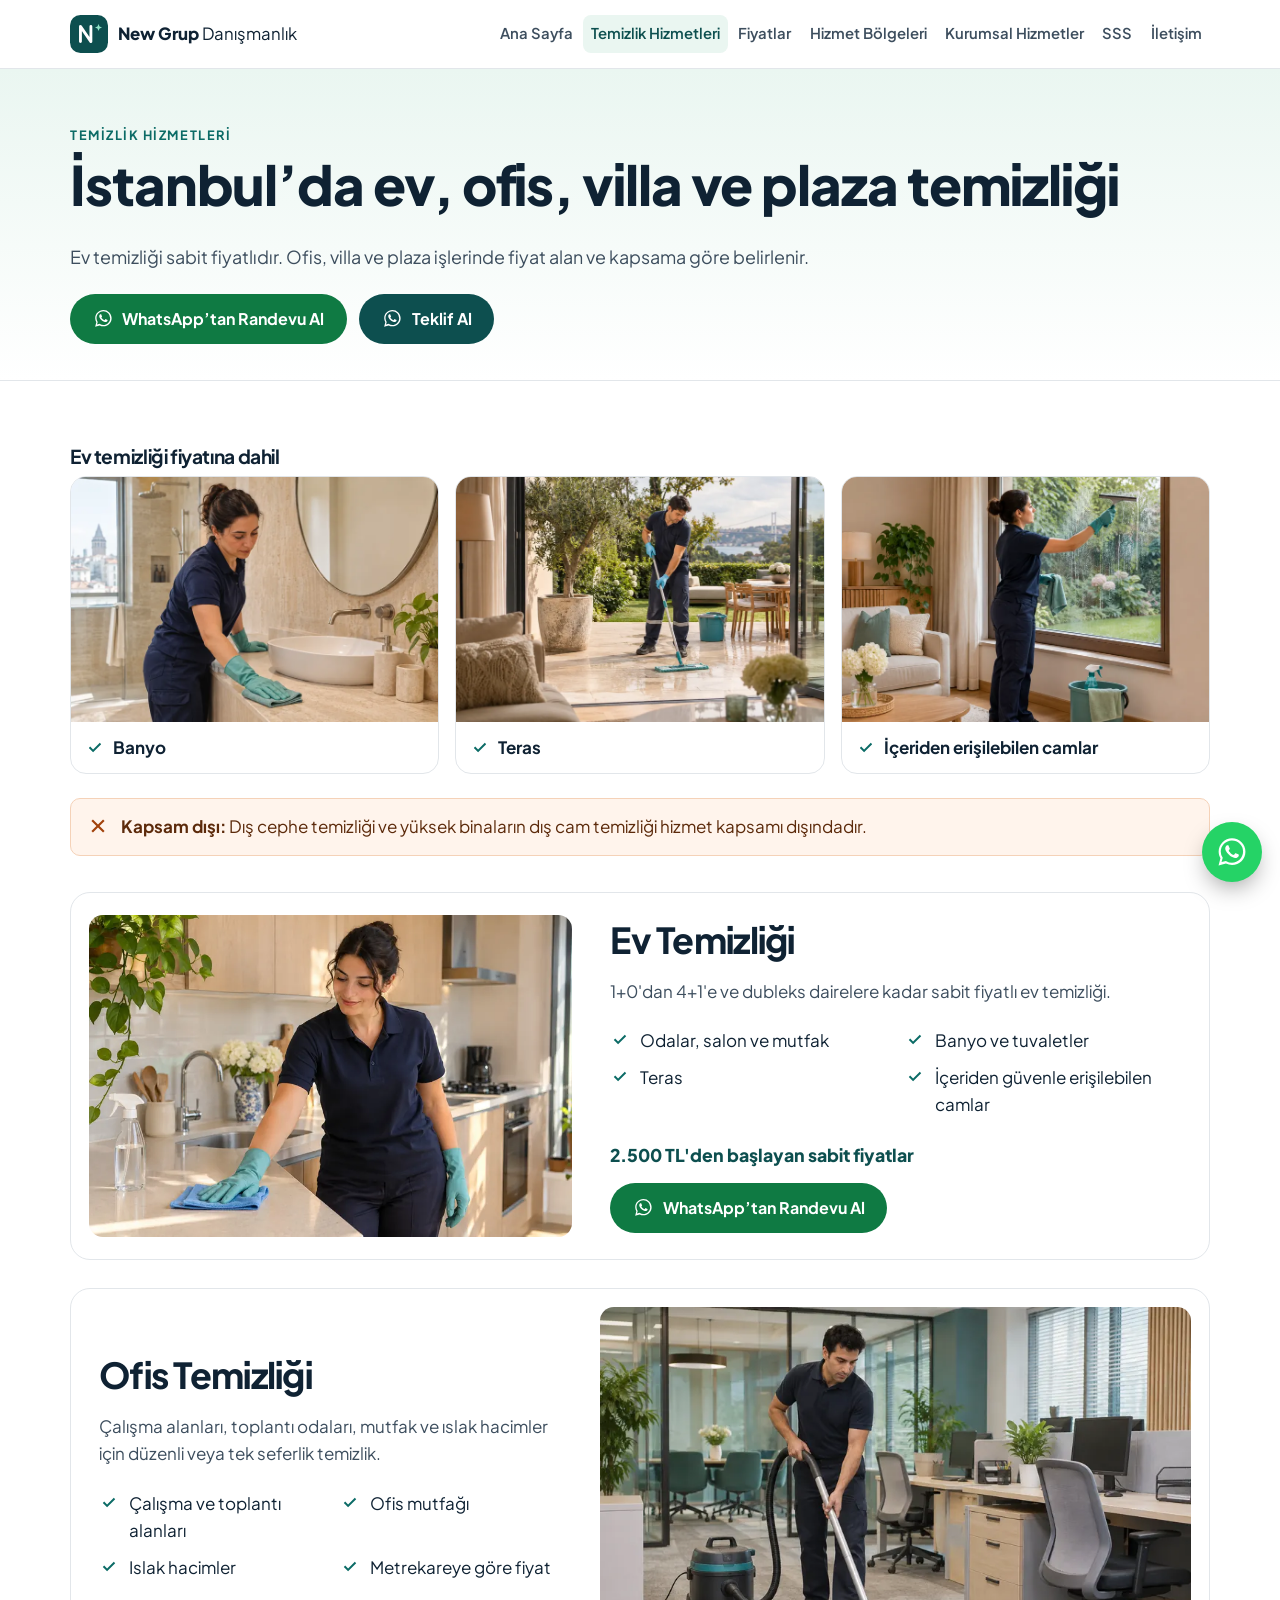
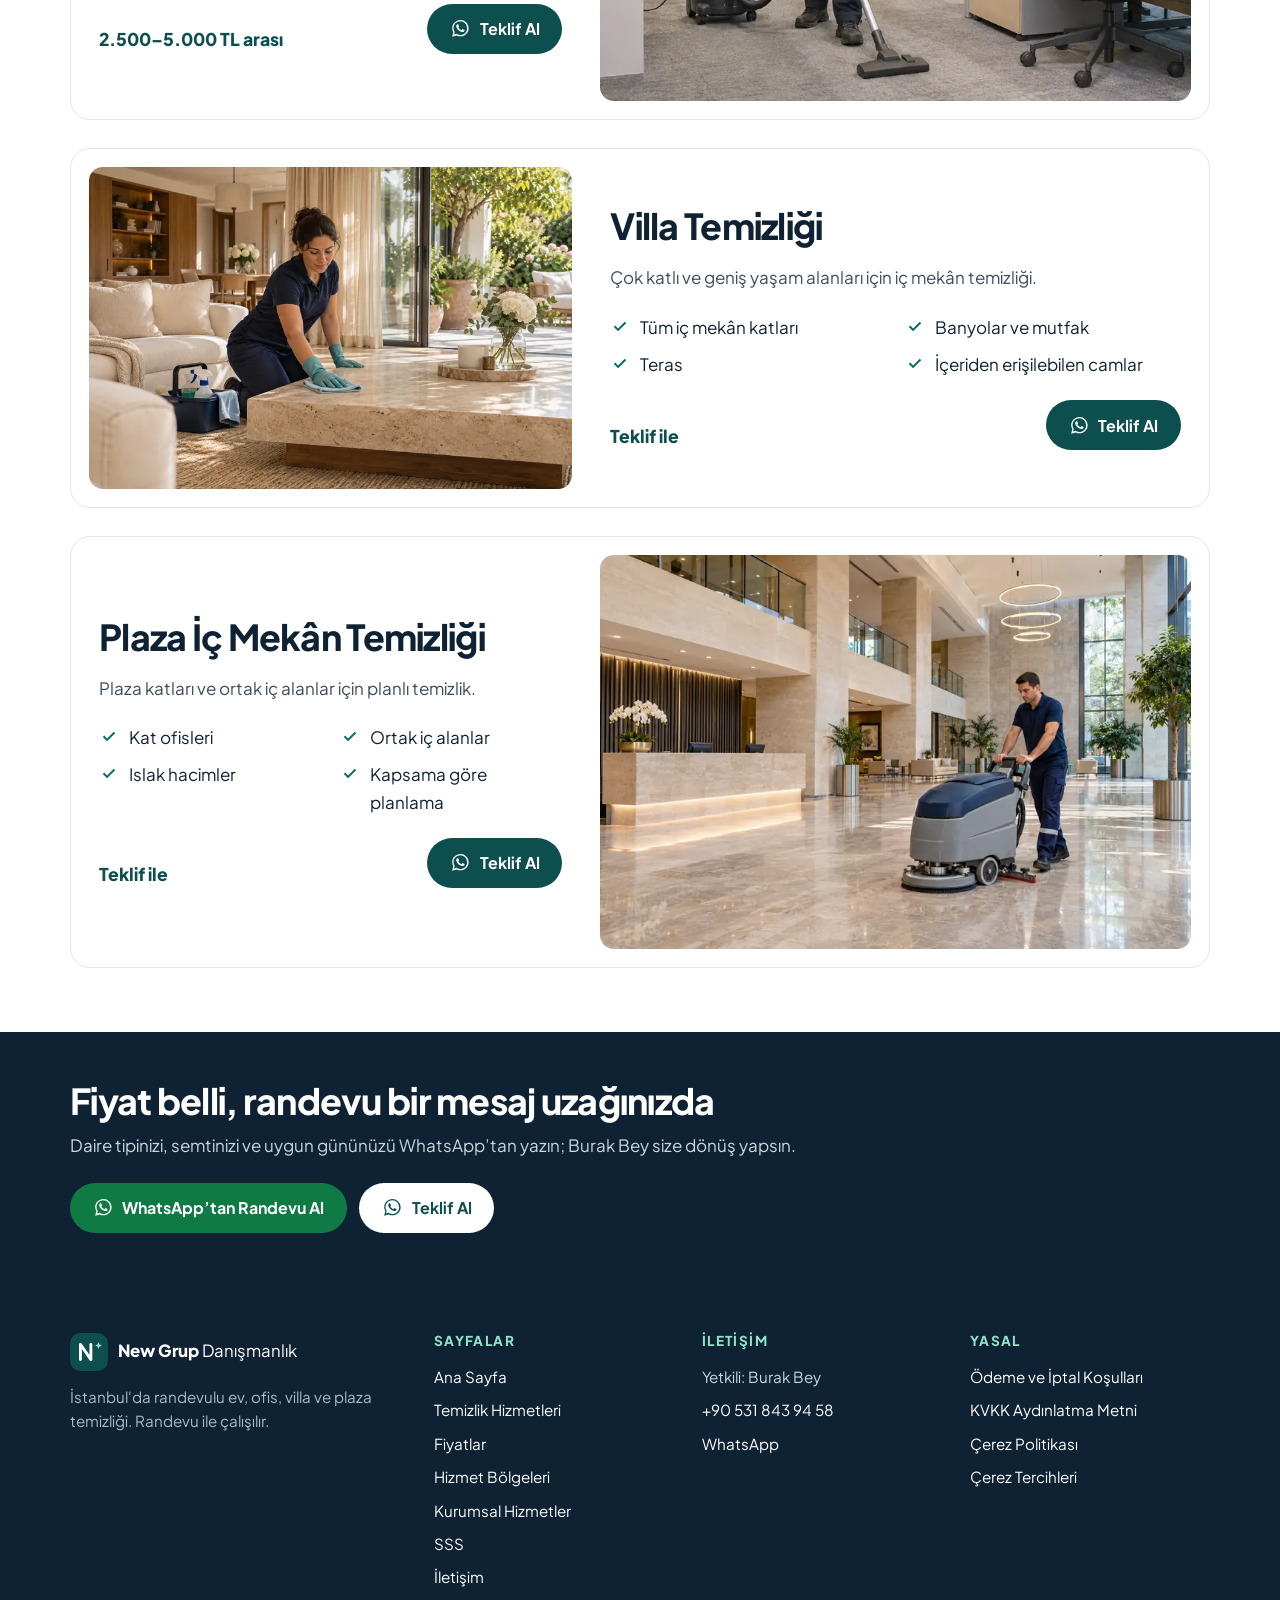
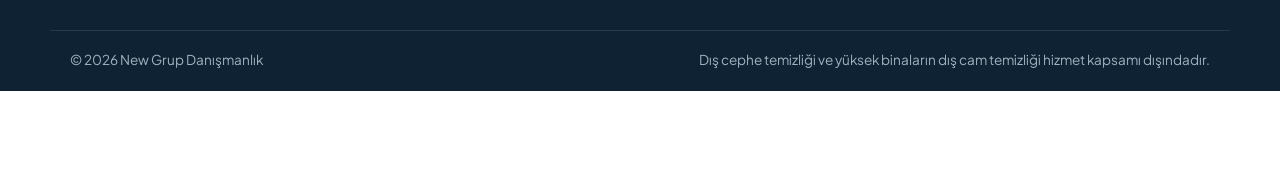
<file: temizlik-hizmetleri.html>
<!doctype html>
<html lang="tr">
<head>
<meta charset="utf-8">

<meta name="viewport" content="width=device-width,initial-scale=1,viewport-fit=cover">
<title>Temizlik Hizmetleri İstanbul | Ev, Ofis, Villa, Plaza – New Grup</title>
<meta name="description" content="İstanbul&#x27;da ev, ofis, villa ve plaza iç mekân temizliği. Banyo, teras ve içeriden erişilebilen camlar ev temizliği fiyatına dahil.">
<meta name="robots" content="index,follow">
<link rel="canonical" href="https://y73755-commits.github.io/newgrupdanismanlik/temizlik-hizmetleri.html">
<meta property="og:type" content="website"><meta property="og:locale" content="tr_TR">
<meta property="og:site_name" content="New Grup Danışmanlık"><meta property="og:title" content="Temizlik Hizmetleri İstanbul | Ev, Ofis, Villa, Plaza – New Grup">
<meta property="og:description" content="İstanbul&#x27;da ev, ofis, villa ve plaza iç mekân temizliği. Banyo, teras ve içeriden erişilebilen camlar ev temizliği fiyatına dahil."><meta property="og:url" content="https://y73755-commits.github.io/newgrupdanismanlik/temizlik-hizmetleri.html">
<meta property="og:image" content="https://y73755-commits.github.io/newgrupdanismanlik/assets/img/og.jpg">
<meta name="theme-color" content="#0d4f4f">

<link rel="icon" href="assets/img/favicon.svg" type="image/svg+xml">
<link rel="preload" href="assets/fonts/plus-jakarta-sans-latin-wght-normal.woff2" as="font" type="font/woff2" crossorigin>

<link rel="stylesheet" href="assets/css/style.css?v=202611232058">
<script>
window.NG_CFG={"ga4": "", "ads": "", "adsWa": "", "adsTel": ""};
window.dataLayer=window.dataLayer||[];function gtag(){dataLayer.push(arguments);}
gtag('consent','default',{ad_storage:'denied',ad_user_data:'denied',ad_personalization:'denied',analytics_storage:'denied',functionality_storage:'granted',security_storage:'granted',wait_for_update:500});
gtag('set','ads_data_redaction',true);
</script>
<script type="application/ld+json">{"@context": "https://schema.org", "@type": "BreadcrumbList", "itemListElement": [{"@type": "ListItem", "position": 1, "name": "Ana Sayfa", "item": "https://y73755-commits.github.io/newgrupdanismanlik/"}, {"@type": "ListItem", "position": 2, "name": "Temizlik Hizmetleri", "item": "https://y73755-commits.github.io/newgrupdanismanlik/temizlik-hizmetleri.html"}]}</script>
</head>
<body>
<a class="skip" href="#icerik">İçeriğe geç</a>
<header class="hdr">
  <div class="wrap hdr-in">
    <a class="brand" href="index.html" aria-label="New Grup Danışmanlık ana sayfa"><svg class="logo-mark" viewBox="0 0 40 40" aria-hidden="true"><rect width="40" height="40" rx="11" fill="#0d4f4f"/><path d="M11 28V12l11 16V12" fill="none" stroke="#fff" stroke-width="3" stroke-linecap="round" stroke-linejoin="round"/><path d="M30 9.5l1.1 2.6 2.6 1.1-2.6 1.1L30 16.9l-1.1-2.6-2.6-1.1 2.6-1.1z" fill="#8fe3c6"/></svg><span><b>New Grup</b> Danışmanlık</span></a>
    <nav class="nav" id="nav" aria-label="Ana menü"><ul><li><a href="index.html">Ana Sayfa</a></li><li><a href="temizlik-hizmetleri.html" aria-current=page>Temizlik Hizmetleri</a></li><li><a href="fiyatlar.html">Fiyatlar</a></li><li><a href="hizmet-bolgeleri.html">Hizmet Bölgeleri</a></li><li><a href="kurumsal-hizmetler.html">Kurumsal Hizmetler</a></li><li><a href="sss.html">SSS</a></li><li><a href="iletisim.html">İletişim</a></li></ul>
      <div class="nav-cta"><a class="btn btn-ghost btn-sm" href="tel:+905318439458" data-track="telefon" data-ctx="menu"><svg viewBox="0 0 24 24" aria-hidden="true"><path fill="currentColor" d="M6.6 10.8a15.1 15.1 0 0 0 6.6 6.6l2.2-2.2c.3-.3.7-.4 1-.2 1.1.4 2.3.6 3.6.6.6 0 1 .4 1 1V20c0 .6-.4 1-1 1A17 17 0 0 1 3 4c0-.6.4-1 1-1h3.5c.6 0 1 .4 1 1 0 1.2.2 2.4.6 3.6.1.3 0 .7-.2 1l-2.3 2.2Z"/></svg><span>+90 531 843 94 58</span></a></div>
    </nav>
    <a class="hdr-tel" href="tel:+905318439458" data-track="telefon" data-ctx="header"><svg viewBox="0 0 24 24" aria-hidden="true"><path fill="currentColor" d="M6.6 10.8a15.1 15.1 0 0 0 6.6 6.6l2.2-2.2c.3-.3.7-.4 1-.2 1.1.4 2.3.6 3.6.6.6 0 1 .4 1 1V20c0 .6-.4 1-1 1A17 17 0 0 1 3 4c0-.6.4-1 1-1h3.5c.6 0 1 .4 1 1 0 1.2.2 2.4.6 3.6.1.3 0 .7-.2 1l-2.3 2.2Z"/></svg><span>+90 531 843 94 58</span></a>
    <button class="burger" id="burger" aria-controls="nav" aria-expanded="false" aria-label="Menüyü aç"><span></span><span></span><span></span></button>
  </div>
</header>
<main id="icerik">
<section class="phero"><div class="wrap"><p class="eyebrow">Temizlik Hizmetleri</p><h1>İstanbul’da ev, ofis, villa ve plaza temizliği</h1><p class="lead">Ev temizliği sabit fiyatlıdır. Ofis, villa ve plaza işlerinde fiyat alan ve kapsama göre belirlenir.</p><div class="hero-cta"><a class="btn btn-wa" href="https://wa.me/905318439458?text=Merhaba%20Burak%20Bey%2C%20ev%20temizli%C4%9Fi%20i%C3%A7in%20randevu%20almak%20istiyorum.%20Daire%20tipi%3A%20%E2%80%A6%20Semt%3A%20%E2%80%A6%20Uygun%20g%C3%BCn%3A%20%E2%80%A6" target="_blank" rel="noopener" data-track="whatsapp" data-ctx="svc-hero"><svg viewBox="0 0 32 32" aria-hidden="true"><path fill="currentColor" d="M16.04 3C9.08 3 3.43 8.64 3.43 15.6c0 2.22.58 4.39 1.69 6.3L3.33 28.7l6.96-1.83a12.6 12.6 0 0 0 5.75 1.39h.01c6.95 0 12.6-5.65 12.6-12.6 0-3.37-1.31-6.53-3.69-8.91A12.52 12.52 0 0 0 16.04 3Zm0 23.07h-.01a10.5 10.5 0 0 1-5.35-1.46l-.38-.23-4.13 1.08 1.1-4.02-.25-.41a10.44 10.44 0 0 1-1.6-5.43c0-5.79 4.71-10.5 10.51-10.5 2.8 0 5.44 1.1 7.42 3.08a10.43 10.43 0 0 1 3.07 7.43c0 5.79-4.71 10.5-10.5 10.5Zm5.76-7.86c-.32-.16-1.87-.92-2.16-1.03-.29-.1-.5-.16-.71.16-.21.32-.82 1.03-1 1.24-.18.21-.37.24-.68.08-.32-.16-1.33-.49-2.54-1.57-.94-.84-1.57-1.87-1.75-2.18-.18-.32-.02-.49.14-.65.14-.14.32-.37.47-.55.16-.18.21-.32.32-.53.1-.21.05-.4-.03-.55-.08-.16-.71-1.71-.97-2.34-.26-.62-.52-.53-.71-.54h-.6c-.21 0-.55.08-.84.4-.29.32-1.1 1.08-1.1 2.63s1.13 3.05 1.29 3.26c.16.21 2.22 3.39 5.38 4.75.75.32 1.34.52 1.8.66.75.24 1.44.21 1.98.13.6-.09 1.87-.76 2.13-1.5.26-.74.26-1.37.18-1.5-.08-.13-.29-.21-.6-.37Z"/></svg><span>WhatsApp’tan Randevu Al</span></a><a class="btn btn-primary" href="https://wa.me/905318439458?text=Merhaba%20Burak%20Bey%2C%20ofis%20temizli%C4%9Fi%20i%C3%A7in%20teklif%20almak%20istiyorum.%20Semt%3A%20%E2%80%A6%20Alan/kapsam%3A%20%E2%80%A6" target="_blank" rel="noopener" data-track="whatsapp" data-ctx="svc-hero"><svg viewBox="0 0 32 32" aria-hidden="true"><path fill="currentColor" d="M16.04 3C9.08 3 3.43 8.64 3.43 15.6c0 2.22.58 4.39 1.69 6.3L3.33 28.7l6.96-1.83a12.6 12.6 0 0 0 5.75 1.39h.01c6.95 0 12.6-5.65 12.6-12.6 0-3.37-1.31-6.53-3.69-8.91A12.52 12.52 0 0 0 16.04 3Zm0 23.07h-.01a10.5 10.5 0 0 1-5.35-1.46l-.38-.23-4.13 1.08 1.1-4.02-.25-.41a10.44 10.44 0 0 1-1.6-5.43c0-5.79 4.71-10.5 10.51-10.5 2.8 0 5.44 1.1 7.42 3.08a10.43 10.43 0 0 1 3.07 7.43c0 5.79-4.71 10.5-10.5 10.5Zm5.76-7.86c-.32-.16-1.87-.92-2.16-1.03-.29-.1-.5-.16-.71.16-.21.32-.82 1.03-1 1.24-.18.21-.37.24-.68.08-.32-.16-1.33-.49-2.54-1.57-.94-.84-1.57-1.87-1.75-2.18-.18-.32-.02-.49.14-.65.14-.14.32-.37.47-.55.16-.18.21-.32.32-.53.1-.21.05-.4-.03-.55-.08-.16-.71-1.71-.97-2.34-.26-.62-.52-.53-.71-.54h-.6c-.21 0-.55.08-.84.4-.29.32-1.1 1.08-1.1 2.63s1.13 3.05 1.29 3.26c.16.21 2.22 3.39 5.38 4.75.75.32 1.34.52 1.8.66.75.24 1.44.21 1.98.13.6-.09 1.87-.76 2.13-1.5.26-.74.26-1.37.18-1.5-.08-.13-.29-.21-.6-.37Z"/></svg><span>Teklif Al</span></a></div></div></section>
<section class="sec"><div class="wrap">
<h2 class="h3">Ev temizliği fiyatına dahil</h2><div class="dahil-grid"><figure class="dahil"><img class="" src="assets/img/banyo-800.webp" srcset="assets/img/banyo-800.webp 800w, assets/img/banyo-1600.webp 1600w" sizes="(max-width: 760px) 100vw, 33vw" alt="Banyo tezgâhını silen temizlik görevlisi" width="1536" height="1024" loading="lazy" decoding="async"><figcaption><svg viewBox="0 0 20 20" aria-hidden="true"><path fill="currentColor" d="M8.1 14.3 3.8 10l1.4-1.4 2.9 2.9 6.7-6.7 1.4 1.4z"/></svg>Banyo</figcaption></figure><figure class="dahil"><img class="" src="assets/img/teras-800.webp" srcset="assets/img/teras-800.webp 800w, assets/img/teras-1600.webp 1600w" sizes="(max-width: 760px) 100vw, 33vw" alt="Terası paspaslayan temizlik görevlisi" width="1536" height="1024" loading="lazy" decoding="async"><figcaption><svg viewBox="0 0 20 20" aria-hidden="true"><path fill="currentColor" d="M8.1 14.3 3.8 10l1.4-1.4 2.9 2.9 6.7-6.7 1.4 1.4z"/></svg>Teras</figcaption></figure><figure class="dahil"><img class="" src="assets/img/cam-800.webp" srcset="assets/img/cam-800.webp 800w, assets/img/cam-1600.webp 1600w" sizes="(max-width: 760px) 100vw, 33vw" alt="Pencere camını içeriden silen temizlik görevlisi" width="1536" height="1024" loading="lazy" decoding="async"><figcaption><svg viewBox="0 0 20 20" aria-hidden="true"><path fill="currentColor" d="M8.1 14.3 3.8 10l1.4-1.4 2.9 2.9 6.7-6.7 1.4 1.4z"/></svg>İçeriden erişilebilen camlar</figcaption></figure></div><div class="note note-warn"><svg viewBox="0 0 20 20" aria-hidden="true"><path fill="currentColor" d="m5.4 4 4.6 4.6L14.6 4 16 5.4 11.4 10l4.6 4.6-1.4 1.4-4.6-4.6L5.4 16 4 14.6 8.6 10 4 5.4z"/></svg><p><b>Kapsam dışı:</b> Dış cephe temizliği ve yüksek binaların dış cam temizliği hizmet kapsamı dışındadır.</p></div><div class="spacer"></div>
<div class="svc-list"><article class="svc-row" id="ev-temizligi"><div class="svc-photo"><img class="" src="assets/img/ev-mutfak-800.webp" srcset="assets/img/ev-mutfak-800.webp 800w, assets/img/ev-mutfak-1600.webp 1600w" sizes="(max-width: 760px) 100vw, 40vw" alt="Mutfak tezgâhını silen temizlik görevlisi" width="1536" height="1024" loading="lazy" decoding="async"></div>
<div class="svc-body"><h2>Ev Temizliği</h2><p class="lead-s">1+0&#x27;dan 4+1&#x27;e ve dubleks dairelere kadar sabit fiyatlı ev temizliği.</p><ul class="ticks ticks-2"><li><svg viewBox="0 0 20 20" aria-hidden="true"><path fill="currentColor" d="M8.1 14.3 3.8 10l1.4-1.4 2.9 2.9 6.7-6.7 1.4 1.4z"/></svg>Odalar, salon ve mutfak</li><li><svg viewBox="0 0 20 20" aria-hidden="true"><path fill="currentColor" d="M8.1 14.3 3.8 10l1.4-1.4 2.9 2.9 6.7-6.7 1.4 1.4z"/></svg>Banyo ve tuvaletler</li><li><svg viewBox="0 0 20 20" aria-hidden="true"><path fill="currentColor" d="M8.1 14.3 3.8 10l1.4-1.4 2.9 2.9 6.7-6.7 1.4 1.4z"/></svg>Teras</li><li><svg viewBox="0 0 20 20" aria-hidden="true"><path fill="currentColor" d="M8.1 14.3 3.8 10l1.4-1.4 2.9 2.9 6.7-6.7 1.4 1.4z"/></svg>İçeriden güvenle erişilebilen camlar</li></ul>
<div class="svc-foot"><span class="svc-price">2.500 TL&#x27;den başlayan sabit fiyatlar</span><a class="btn btn-wa" href="https://wa.me/905318439458?text=Merhaba%20Burak%20Bey%2C%20ev%20temizli%C4%9Fi%20i%C3%A7in%20randevu%20almak%20istiyorum.%20Daire%20tipi%3A%20%E2%80%A6%20Semt%3A%20%E2%80%A6%20Uygun%20g%C3%BCn%3A%20%E2%80%A6" target="_blank" rel="noopener" data-track="whatsapp" data-ctx="hizmet-ev-temizligi"><svg viewBox="0 0 32 32" aria-hidden="true"><path fill="currentColor" d="M16.04 3C9.08 3 3.43 8.64 3.43 15.6c0 2.22.58 4.39 1.69 6.3L3.33 28.7l6.96-1.83a12.6 12.6 0 0 0 5.75 1.39h.01c6.95 0 12.6-5.65 12.6-12.6 0-3.37-1.31-6.53-3.69-8.91A12.52 12.52 0 0 0 16.04 3Zm0 23.07h-.01a10.5 10.5 0 0 1-5.35-1.46l-.38-.23-4.13 1.08 1.1-4.02-.25-.41a10.44 10.44 0 0 1-1.6-5.43c0-5.79 4.71-10.5 10.51-10.5 2.8 0 5.44 1.1 7.42 3.08a10.43 10.43 0 0 1 3.07 7.43c0 5.79-4.71 10.5-10.5 10.5Zm5.76-7.86c-.32-.16-1.87-.92-2.16-1.03-.29-.1-.5-.16-.71.16-.21.32-.82 1.03-1 1.24-.18.21-.37.24-.68.08-.32-.16-1.33-.49-2.54-1.57-.94-.84-1.57-1.87-1.75-2.18-.18-.32-.02-.49.14-.65.14-.14.32-.37.47-.55.16-.18.21-.32.32-.53.1-.21.05-.4-.03-.55-.08-.16-.71-1.71-.97-2.34-.26-.62-.52-.53-.71-.54h-.6c-.21 0-.55.08-.84.4-.29.32-1.1 1.08-1.1 2.63s1.13 3.05 1.29 3.26c.16.21 2.22 3.39 5.38 4.75.75.32 1.34.52 1.8.66.75.24 1.44.21 1.98.13.6-.09 1.87-.76 2.13-1.5.26-.74.26-1.37.18-1.5-.08-.13-.29-.21-.6-.37Z"/></svg><span>WhatsApp’tan Randevu Al</span></a></div></div></article><article class="svc-row" id="ofis-temizligi"><div class="svc-photo"><img class="" src="assets/img/ofis-800.webp" srcset="assets/img/ofis-800.webp 800w, assets/img/ofis-1600.webp 1600w" sizes="(max-width: 760px) 100vw, 40vw" alt="Ofiste halıyı süpüren temizlik görevlisi" width="1536" height="1024" loading="lazy" decoding="async"></div>
<div class="svc-body"><h2>Ofis Temizliği</h2><p class="lead-s">Çalışma alanları, toplantı odaları, mutfak ve ıslak hacimler için düzenli veya tek seferlik temizlik.</p><ul class="ticks ticks-2"><li><svg viewBox="0 0 20 20" aria-hidden="true"><path fill="currentColor" d="M8.1 14.3 3.8 10l1.4-1.4 2.9 2.9 6.7-6.7 1.4 1.4z"/></svg>Çalışma ve toplantı alanları</li><li><svg viewBox="0 0 20 20" aria-hidden="true"><path fill="currentColor" d="M8.1 14.3 3.8 10l1.4-1.4 2.9 2.9 6.7-6.7 1.4 1.4z"/></svg>Ofis mutfağı</li><li><svg viewBox="0 0 20 20" aria-hidden="true"><path fill="currentColor" d="M8.1 14.3 3.8 10l1.4-1.4 2.9 2.9 6.7-6.7 1.4 1.4z"/></svg>Islak hacimler</li><li><svg viewBox="0 0 20 20" aria-hidden="true"><path fill="currentColor" d="M8.1 14.3 3.8 10l1.4-1.4 2.9 2.9 6.7-6.7 1.4 1.4z"/></svg>Metrekareye göre fiyat</li></ul>
<div class="svc-foot"><span class="svc-price">2.500–5.000 TL arası</span><a class="btn btn-primary" href="https://wa.me/905318439458?text=Merhaba%20Burak%20Bey%2C%20ofis%20temizli%C4%9Fi%20i%C3%A7in%20teklif%20almak%20istiyorum.%20Semt%3A%20%E2%80%A6%20Alan/kapsam%3A%20%E2%80%A6" target="_blank" rel="noopener" data-track="whatsapp" data-ctx="hizmet-ofis-temizligi"><svg viewBox="0 0 32 32" aria-hidden="true"><path fill="currentColor" d="M16.04 3C9.08 3 3.43 8.64 3.43 15.6c0 2.22.58 4.39 1.69 6.3L3.33 28.7l6.96-1.83a12.6 12.6 0 0 0 5.75 1.39h.01c6.95 0 12.6-5.65 12.6-12.6 0-3.37-1.31-6.53-3.69-8.91A12.52 12.52 0 0 0 16.04 3Zm0 23.07h-.01a10.5 10.5 0 0 1-5.35-1.46l-.38-.23-4.13 1.08 1.1-4.02-.25-.41a10.44 10.44 0 0 1-1.6-5.43c0-5.79 4.71-10.5 10.51-10.5 2.8 0 5.44 1.1 7.42 3.08a10.43 10.43 0 0 1 3.07 7.43c0 5.79-4.71 10.5-10.5 10.5Zm5.76-7.86c-.32-.16-1.87-.92-2.16-1.03-.29-.1-.5-.16-.71.16-.21.32-.82 1.03-1 1.24-.18.21-.37.24-.68.08-.32-.16-1.33-.49-2.54-1.57-.94-.84-1.57-1.87-1.75-2.18-.18-.32-.02-.49.14-.65.14-.14.32-.37.47-.55.16-.18.21-.32.32-.53.1-.21.05-.4-.03-.55-.08-.16-.71-1.71-.97-2.34-.26-.62-.52-.53-.71-.54h-.6c-.21 0-.55.08-.84.4-.29.32-1.1 1.08-1.1 2.63s1.13 3.05 1.29 3.26c.16.21 2.22 3.39 5.38 4.75.75.32 1.34.52 1.8.66.75.24 1.44.21 1.98.13.6-.09 1.87-.76 2.13-1.5.26-.74.26-1.37.18-1.5-.08-.13-.29-.21-.6-.37Z"/></svg><span>Teklif Al</span></a></div></div></article><article class="svc-row" id="villa-temizligi"><div class="svc-photo"><img class="" src="assets/img/villa-800.webp" srcset="assets/img/villa-800.webp 800w, assets/img/villa-1600.webp 1600w" sizes="(max-width: 760px) 100vw, 40vw" alt="Villa salonunda mermer sehpayı silen temizlik görevlisi" width="1536" height="1024" loading="lazy" decoding="async"></div>
<div class="svc-body"><h2>Villa Temizliği</h2><p class="lead-s">Çok katlı ve geniş yaşam alanları için iç mekân temizliği.</p><ul class="ticks ticks-2"><li><svg viewBox="0 0 20 20" aria-hidden="true"><path fill="currentColor" d="M8.1 14.3 3.8 10l1.4-1.4 2.9 2.9 6.7-6.7 1.4 1.4z"/></svg>Tüm iç mekân katları</li><li><svg viewBox="0 0 20 20" aria-hidden="true"><path fill="currentColor" d="M8.1 14.3 3.8 10l1.4-1.4 2.9 2.9 6.7-6.7 1.4 1.4z"/></svg>Banyolar ve mutfak</li><li><svg viewBox="0 0 20 20" aria-hidden="true"><path fill="currentColor" d="M8.1 14.3 3.8 10l1.4-1.4 2.9 2.9 6.7-6.7 1.4 1.4z"/></svg>Teras</li><li><svg viewBox="0 0 20 20" aria-hidden="true"><path fill="currentColor" d="M8.1 14.3 3.8 10l1.4-1.4 2.9 2.9 6.7-6.7 1.4 1.4z"/></svg>İçeriden erişilebilen camlar</li></ul>
<div class="svc-foot"><span class="svc-price">Teklif ile</span><a class="btn btn-primary" href="https://wa.me/905318439458?text=Merhaba%20Burak%20Bey%2C%20villa%20temizli%C4%9Fi%20i%C3%A7in%20teklif%20almak%20istiyorum.%20Semt%3A%20%E2%80%A6%20Alan/kapsam%3A%20%E2%80%A6" target="_blank" rel="noopener" data-track="whatsapp" data-ctx="hizmet-villa-temizligi"><svg viewBox="0 0 32 32" aria-hidden="true"><path fill="currentColor" d="M16.04 3C9.08 3 3.43 8.64 3.43 15.6c0 2.22.58 4.39 1.69 6.3L3.33 28.7l6.96-1.83a12.6 12.6 0 0 0 5.75 1.39h.01c6.95 0 12.6-5.65 12.6-12.6 0-3.37-1.31-6.53-3.69-8.91A12.52 12.52 0 0 0 16.04 3Zm0 23.07h-.01a10.5 10.5 0 0 1-5.35-1.46l-.38-.23-4.13 1.08 1.1-4.02-.25-.41a10.44 10.44 0 0 1-1.6-5.43c0-5.79 4.71-10.5 10.51-10.5 2.8 0 5.44 1.1 7.42 3.08a10.43 10.43 0 0 1 3.07 7.43c0 5.79-4.71 10.5-10.5 10.5Zm5.76-7.86c-.32-.16-1.87-.92-2.16-1.03-.29-.1-.5-.16-.71.16-.21.32-.82 1.03-1 1.24-.18.21-.37.24-.68.08-.32-.16-1.33-.49-2.54-1.57-.94-.84-1.57-1.87-1.75-2.18-.18-.32-.02-.49.14-.65.14-.14.32-.37.47-.55.16-.18.21-.32.32-.53.1-.21.05-.4-.03-.55-.08-.16-.71-1.71-.97-2.34-.26-.62-.52-.53-.71-.54h-.6c-.21 0-.55.08-.84.4-.29.32-1.1 1.08-1.1 2.63s1.13 3.05 1.29 3.26c.16.21 2.22 3.39 5.38 4.75.75.32 1.34.52 1.8.66.75.24 1.44.21 1.98.13.6-.09 1.87-.76 2.13-1.5.26-.74.26-1.37.18-1.5-.08-.13-.29-.21-.6-.37Z"/></svg><span>Teklif Al</span></a></div></div></article><article class="svc-row" id="plaza-temizligi"><div class="svc-photo"><img class="" src="assets/img/plaza-800.webp" srcset="assets/img/plaza-800.webp 800w, assets/img/plaza-1600.webp 1600w" sizes="(max-width: 760px) 100vw, 40vw" alt="Plaza lobisinde zemin temizleme makinesi kullanan görevli" width="1536" height="1024" loading="lazy" decoding="async"></div>
<div class="svc-body"><h2>Plaza İç Mekân Temizliği</h2><p class="lead-s">Plaza katları ve ortak iç alanlar için planlı temizlik.</p><ul class="ticks ticks-2"><li><svg viewBox="0 0 20 20" aria-hidden="true"><path fill="currentColor" d="M8.1 14.3 3.8 10l1.4-1.4 2.9 2.9 6.7-6.7 1.4 1.4z"/></svg>Kat ofisleri</li><li><svg viewBox="0 0 20 20" aria-hidden="true"><path fill="currentColor" d="M8.1 14.3 3.8 10l1.4-1.4 2.9 2.9 6.7-6.7 1.4 1.4z"/></svg>Ortak iç alanlar</li><li><svg viewBox="0 0 20 20" aria-hidden="true"><path fill="currentColor" d="M8.1 14.3 3.8 10l1.4-1.4 2.9 2.9 6.7-6.7 1.4 1.4z"/></svg>Islak hacimler</li><li><svg viewBox="0 0 20 20" aria-hidden="true"><path fill="currentColor" d="M8.1 14.3 3.8 10l1.4-1.4 2.9 2.9 6.7-6.7 1.4 1.4z"/></svg>Kapsama göre planlama</li></ul>
<div class="svc-foot"><span class="svc-price">Teklif ile</span><a class="btn btn-primary" href="https://wa.me/905318439458?text=Merhaba%20Burak%20Bey%2C%20plaza%20i%CC%87%C3%A7%20mek%C3%A2n%20temizli%C4%9Fi%20i%C3%A7in%20teklif%20almak%20istiyorum.%20Semt%3A%20%E2%80%A6%20Alan/kapsam%3A%20%E2%80%A6" target="_blank" rel="noopener" data-track="whatsapp" data-ctx="hizmet-plaza-temizligi"><svg viewBox="0 0 32 32" aria-hidden="true"><path fill="currentColor" d="M16.04 3C9.08 3 3.43 8.64 3.43 15.6c0 2.22.58 4.39 1.69 6.3L3.33 28.7l6.96-1.83a12.6 12.6 0 0 0 5.75 1.39h.01c6.95 0 12.6-5.65 12.6-12.6 0-3.37-1.31-6.53-3.69-8.91A12.52 12.52 0 0 0 16.04 3Zm0 23.07h-.01a10.5 10.5 0 0 1-5.35-1.46l-.38-.23-4.13 1.08 1.1-4.02-.25-.41a10.44 10.44 0 0 1-1.6-5.43c0-5.79 4.71-10.5 10.51-10.5 2.8 0 5.44 1.1 7.42 3.08a10.43 10.43 0 0 1 3.07 7.43c0 5.79-4.71 10.5-10.5 10.5Zm5.76-7.86c-.32-.16-1.87-.92-2.16-1.03-.29-.1-.5-.16-.71.16-.21.32-.82 1.03-1 1.24-.18.21-.37.24-.68.08-.32-.16-1.33-.49-2.54-1.57-.94-.84-1.57-1.87-1.75-2.18-.18-.32-.02-.49.14-.65.14-.14.32-.37.47-.55.16-.18.21-.32.32-.53.1-.21.05-.4-.03-.55-.08-.16-.71-1.71-.97-2.34-.26-.62-.52-.53-.71-.54h-.6c-.21 0-.55.08-.84.4-.29.32-1.1 1.08-1.1 2.63s1.13 3.05 1.29 3.26c.16.21 2.22 3.39 5.38 4.75.75.32 1.34.52 1.8.66.75.24 1.44.21 1.98.13.6-.09 1.87-.76 2.13-1.5.26-.74.26-1.37.18-1.5-.08-.13-.29-.21-.6-.37Z"/></svg><span>Teklif Al</span></a></div></div></article></div></div></section><section class="band"><div class="wrap band-in"><div><h2>Fiyat belli, randevu bir mesaj uzağınızda</h2><p>Daire tipinizi, semtinizi ve uygun gününüzü WhatsApp’tan yazın; Burak Bey size dönüş yapsın.</p></div>
<div class="band-cta"><a class="btn btn-wa" href="https://wa.me/905318439458?text=Merhaba%20Burak%20Bey%2C%20ev%20temizli%C4%9Fi%20i%C3%A7in%20randevu%20almak%20istiyorum.%20Daire%20tipi%3A%20%E2%80%A6%20Semt%3A%20%E2%80%A6%20Uygun%20g%C3%BCn%3A%20%E2%80%A6" target="_blank" rel="noopener" data-track="whatsapp" data-ctx="cta-band"><svg viewBox="0 0 32 32" aria-hidden="true"><path fill="currentColor" d="M16.04 3C9.08 3 3.43 8.64 3.43 15.6c0 2.22.58 4.39 1.69 6.3L3.33 28.7l6.96-1.83a12.6 12.6 0 0 0 5.75 1.39h.01c6.95 0 12.6-5.65 12.6-12.6 0-3.37-1.31-6.53-3.69-8.91A12.52 12.52 0 0 0 16.04 3Zm0 23.07h-.01a10.5 10.5 0 0 1-5.35-1.46l-.38-.23-4.13 1.08 1.1-4.02-.25-.41a10.44 10.44 0 0 1-1.6-5.43c0-5.79 4.71-10.5 10.51-10.5 2.8 0 5.44 1.1 7.42 3.08a10.43 10.43 0 0 1 3.07 7.43c0 5.79-4.71 10.5-10.5 10.5Zm5.76-7.86c-.32-.16-1.87-.92-2.16-1.03-.29-.1-.5-.16-.71.16-.21.32-.82 1.03-1 1.24-.18.21-.37.24-.68.08-.32-.16-1.33-.49-2.54-1.57-.94-.84-1.57-1.87-1.75-2.18-.18-.32-.02-.49.14-.65.14-.14.32-.37.47-.55.16-.18.21-.32.32-.53.1-.21.05-.4-.03-.55-.08-.16-.71-1.71-.97-2.34-.26-.62-.52-.53-.71-.54h-.6c-.21 0-.55.08-.84.4-.29.32-1.1 1.08-1.1 2.63s1.13 3.05 1.29 3.26c.16.21 2.22 3.39 5.38 4.75.75.32 1.34.52 1.8.66.75.24 1.44.21 1.98.13.6-.09 1.87-.76 2.13-1.5.26-.74.26-1.37.18-1.5-.08-.13-.29-.21-.6-.37Z"/></svg><span>WhatsApp’tan Randevu Al</span></a><a class="btn btn-light" href="https://wa.me/905318439458?text=Merhaba%20Burak%20Bey%2C%20ofis%20/%20kurumsal%20hizmet%20i%C3%A7in%20teklif%20almak%20istiyorum.%20Semt%3A%20%E2%80%A6%20Alan/kapsam%3A%20%E2%80%A6" target="_blank" rel="noopener" data-track="whatsapp" data-ctx="cta-band"><svg viewBox="0 0 32 32" aria-hidden="true"><path fill="currentColor" d="M16.04 3C9.08 3 3.43 8.64 3.43 15.6c0 2.22.58 4.39 1.69 6.3L3.33 28.7l6.96-1.83a12.6 12.6 0 0 0 5.75 1.39h.01c6.95 0 12.6-5.65 12.6-12.6 0-3.37-1.31-6.53-3.69-8.91A12.52 12.52 0 0 0 16.04 3Zm0 23.07h-.01a10.5 10.5 0 0 1-5.35-1.46l-.38-.23-4.13 1.08 1.1-4.02-.25-.41a10.44 10.44 0 0 1-1.6-5.43c0-5.79 4.71-10.5 10.51-10.5 2.8 0 5.44 1.1 7.42 3.08a10.43 10.43 0 0 1 3.07 7.43c0 5.79-4.71 10.5-10.5 10.5Zm5.76-7.86c-.32-.16-1.87-.92-2.16-1.03-.29-.1-.5-.16-.71.16-.21.32-.82 1.03-1 1.24-.18.21-.37.24-.68.08-.32-.16-1.33-.49-2.54-1.57-.94-.84-1.57-1.87-1.75-2.18-.18-.32-.02-.49.14-.65.14-.14.32-.37.47-.55.16-.18.21-.32.32-.53.1-.21.05-.4-.03-.55-.08-.16-.71-1.71-.97-2.34-.26-.62-.52-.53-.71-.54h-.6c-.21 0-.55.08-.84.4-.29.32-1.1 1.08-1.1 2.63s1.13 3.05 1.29 3.26c.16.21 2.22 3.39 5.38 4.75.75.32 1.34.52 1.8.66.75.24 1.44.21 1.98.13.6-.09 1.87-.76 2.13-1.5.26-.74.26-1.37.18-1.5-.08-.13-.29-.21-.6-.37Z"/></svg><span>Teklif Al</span></a></div></div></section>
</main>
<footer class="ftr">
  <div class="wrap ftr-grid">
    <div>
      <a class="brand brand-light" href="index.html"><svg class="logo-mark" viewBox="0 0 40 40" aria-hidden="true"><rect width="40" height="40" rx="11" fill="#0d4f4f"/><path d="M11 28V12l11 16V12" fill="none" stroke="#fff" stroke-width="3" stroke-linecap="round" stroke-linejoin="round"/><path d="M30 9.5l1.1 2.6 2.6 1.1-2.6 1.1L30 16.9l-1.1-2.6-2.6-1.1 2.6-1.1z" fill="#8fe3c6"/></svg><span><b>New Grup</b> Danışmanlık</span></a>
      <p class="muted-l">İstanbul&#x27;da randevulu ev, ofis, villa ve plaza temizliği. Randevu ile çalışılır.</p>
    </div>
    <div>
      <h2 class="ftr-h">Sayfalar</h2>
      <ul class="ftr-list"><li><a href="index.html">Ana Sayfa</a></li><li><a href="temizlik-hizmetleri.html">Temizlik Hizmetleri</a></li><li><a href="fiyatlar.html">Fiyatlar</a></li><li><a href="hizmet-bolgeleri.html">Hizmet Bölgeleri</a></li><li><a href="kurumsal-hizmetler.html">Kurumsal Hizmetler</a></li><li><a href="sss.html">SSS</a></li><li><a href="iletisim.html">İletişim</a></li></ul>
    </div>
    <div>
      <h2 class="ftr-h">İletişim</h2>
      <ul class="ftr-list">
        <li>Yetkili: Burak Bey</li>
        <li><a href="tel:+905318439458" data-track="telefon" data-ctx="footer">+90 531 843 94 58</a></li>
        <li><a href="https://wa.me/905318439458?text=Merhaba%20Burak%20Bey%2C%20temizlik%20hizmeti%20hakk%C4%B1nda%20bilgi%20almak%20istiyorum." target="_blank" rel="noopener" data-track="whatsapp" data-ctx="footer">WhatsApp</a></li>
      </ul>
    </div>
    <div>
      <h2 class="ftr-h">Yasal</h2>
      <ul class="ftr-list">
        <li><a href="odeme-kosullari.html">Ödeme ve İptal Koşulları</a></li>
        <li><a href="kvkk-aydinlatma-metni.html">KVKK Aydınlatma Metni</a></li>
        <li><a href="cerez-politikasi.html">Çerez Politikası</a></li>
        <li><button type="button" class="linklike" data-open-consent>Çerez Tercihleri</button></li>
      </ul>
    </div>
  </div>
  <div class="wrap ftr-bottom"><span>© 2026 New Grup Danışmanlık</span><span>Dış cephe temizliği ve yüksek binaların dış cam temizliği hizmet kapsamı dışındadır.</span></div>
</footer>
<a class="wa-float" href="https://wa.me/905318439458?text=Merhaba%20Burak%20Bey%2C%20temizlik%20hizmeti%20hakk%C4%B1nda%20bilgi%20almak%20istiyorum." target="_blank" rel="noopener" data-track="whatsapp" data-ctx="sabit-ikon" aria-label="WhatsApp ile yazın"><svg viewBox="0 0 32 32" aria-hidden="true"><path fill="currentColor" d="M16.04 3C9.08 3 3.43 8.64 3.43 15.6c0 2.22.58 4.39 1.69 6.3L3.33 28.7l6.96-1.83a12.6 12.6 0 0 0 5.75 1.39h.01c6.95 0 12.6-5.65 12.6-12.6 0-3.37-1.31-6.53-3.69-8.91A12.52 12.52 0 0 0 16.04 3Zm0 23.07h-.01a10.5 10.5 0 0 1-5.35-1.46l-.38-.23-4.13 1.08 1.1-4.02-.25-.41a10.44 10.44 0 0 1-1.6-5.43c0-5.79 4.71-10.5 10.51-10.5 2.8 0 5.44 1.1 7.42 3.08a10.43 10.43 0 0 1 3.07 7.43c0 5.79-4.71 10.5-10.5 10.5Zm5.76-7.86c-.32-.16-1.87-.92-2.16-1.03-.29-.1-.5-.16-.71.16-.21.32-.82 1.03-1 1.24-.18.21-.37.24-.68.08-.32-.16-1.33-.49-2.54-1.57-.94-.84-1.57-1.87-1.75-2.18-.18-.32-.02-.49.14-.65.14-.14.32-.37.47-.55.16-.18.21-.32.32-.53.1-.21.05-.4-.03-.55-.08-.16-.71-1.71-.97-2.34-.26-.62-.52-.53-.71-.54h-.6c-.21 0-.55.08-.84.4-.29.32-1.1 1.08-1.1 2.63s1.13 3.05 1.29 3.26c.16.21 2.22 3.39 5.38 4.75.75.32 1.34.52 1.8.66.75.24 1.44.21 1.98.13.6-.09 1.87-.76 2.13-1.5.26-.74.26-1.37.18-1.5-.08-.13-.29-.21-.6-.37Z"/></svg></a>
<div class="cc-banner" id="cc-banner" role="region" aria-label="Çerez bildirimi" hidden>
  <div class="cc-in">
    <p><b>Çerez tercihiniz</b><br>Siteyi ölçmek ve reklamlarımızın etkisini görmek için analiz ve reklam çerezlerini yalnızca izninizle kullanırız. Ayrıntılar: <a href="cerez-politikasi.html">Çerez Politikası</a>.</p>
    <div class="cc-actions">
      <button type="button" class="btn btn-sm btn-outline" data-cc="reject">Reddet</button>
      <button type="button" class="btn btn-sm btn-outline" data-open-consent>Tercihler</button>
      <button type="button" class="btn btn-sm btn-outline" data-cc="accept">Kabul Et</button>
    </div>
  </div>
</div>
<dialog class="cc-modal" id="cc-modal" aria-labelledby="cc-title">
  <form method="dialog" class="cc-form">
    <h2 id="cc-title">Çerez Tercihleri</h2>
    <p class="small">Tercihinizi istediğiniz zaman sayfanın altındaki “Çerez Tercihleri” bağlantısından değiştirebilirsiniz.</p>
    <div class="cc-row"><div><b>Zorunlu</b><p class="small">Çerez tercihinizi hatırlamak için tarayıcınızda küçük bir kayıt tutulur. Kapatılamaz.</p></div><span class="pill">Her zaman açık</span></div>
    <label class="cc-row"><div><b>Analiz</b><p class="small">Google Analytics ile ziyaret istatistikleri.</p></div><input type="checkbox" class="sw" id="cc-analytics"></label>
    <label class="cc-row"><div><b>Reklam</b><p class="small">Google Ads ile WhatsApp ve telefon tıklamalarının ölçümü.</p></div><input type="checkbox" class="sw" id="cc-ads"></label>
    <div class="cc-actions">
      <button type="button" class="btn btn-sm btn-outline" data-cc="reject">Tümünü Reddet</button>
      <button type="button" class="btn btn-sm btn-outline" data-cc="save">Seçimi Kaydet</button>
      <button type="button" class="btn btn-sm btn-outline" data-cc="accept">Tümünü Kabul Et</button>
    </div>
  </form>
</dialog>
<script src="assets/js/main.js?v=202611232058" defer></script>
</body>
</html>
</file>
<file: assets/css/style.css>
/* New Grup Danışmanlık — stil dosyası */
@font-face{font-family:"Jakarta";src:url(../fonts/plus-jakarta-sans-latin-ext-wght-normal.woff2) format("woff2");font-weight:200 800;font-display:swap;unicode-range:U+0100-02BA,U+02BD-02C5,U+02C7-02CC,U+02CE-02D7,U+02DD-02FF,U+0304,U+0308,U+0329,U+1D00-1DBF,U+1E00-1E9F,U+1EF2-1EFF,U+2020,U+20A0-20AB,U+20AD-20C0,U+2113,U+2C60-2C7F,U+A720-A7FF}
@font-face{font-family:"Jakarta";src:url(../fonts/plus-jakarta-sans-latin-wght-normal.woff2) format("woff2");font-weight:200 800;font-display:swap;unicode-range:U+0000-00FF,U+0131,U+0152-0153,U+02BB-02BC,U+02C6,U+02DA,U+02DC,U+0304,U+0308,U+0329,U+2000-206F,U+20AC,U+2122,U+2191,U+2193,U+2212,U+2215,U+FEFF,U+FFFD}

:root{
  --ink:#0f2233; --ink-2:#3d4e5e; --muted:#5d6b78;
  --teal:#0d4f4f; --teal-2:#0b6b66; --mint:#8fe3c6; --mint-bg:#eaf6f1;
  --sand:#f7f3ec; --line:#e2e6ea; --white:#fff;
  --wa:#0f7a43; --wa-h:#0c6337; --wa-icon:#25d366;
  --warn-bg:#fff4ec; --warn:#a2420c;
  --r:16px; --r-s:10px; --shadow:0 10px 30px -12px rgba(15,34,51,.25);
  --wrap:1180px; --hdr:68px;
}
*,*::before,*::after{box-sizing:border-box}
html{-webkit-text-size-adjust:100%;scroll-behavior:smooth;scroll-padding-top:calc(var(--hdr) + 12px)}
body{margin:0;font-family:"Jakarta",system-ui,-apple-system,"Segoe UI",Roboto,Arial,sans-serif;color:var(--ink);background:var(--white);font-size:17px;line-height:1.6;padding-bottom:88px}
img{max-width:100%;height:auto;display:block}
svg{width:1em;height:1em;flex:none}
a{color:var(--teal-2)}
h1,h2,h3{line-height:1.15;letter-spacing:-.02em;margin:0 0 .5em;text-wrap:balance}
h1{font-size:clamp(2rem,4.6vw,3.4rem);font-weight:800}
h2{font-size:clamp(1.55rem,2.8vw,2.25rem);font-weight:750}
h3,.h3{font-size:1.2rem;font-weight:700}
p{margin:0 0 1em}
.wrap{max-width:var(--wrap);margin:0 auto;padding:0 20px}
.narrow{max-width:820px}
.center{text-align:center}
.muted{color:var(--muted)} .small{font-size:.9rem}
.sr{position:absolute;width:1px;height:1px;overflow:hidden;clip:rect(0 0 0 0)}
.skip{position:absolute;left:-999px;top:8px;background:var(--ink);color:#fff;padding:8px 12px;border-radius:8px;z-index:100}
.skip:focus{left:8px}
:focus-visible{outline:3px solid #f0a400;outline-offset:2px}
.eyebrow{font-size:.8rem;font-weight:700;letter-spacing:.12em;text-transform:uppercase;color:var(--teal-2);margin-bottom:.6em}
.eyebrow-l{color:var(--mint)}
.lead{font-size:1.12rem;color:var(--ink-2);max-width:62ch}
.hl{color:var(--mint)}

/* buttons */
.btn{display:inline-flex;align-items:center;justify-content:center;gap:.55em;min-height:50px;padding:.75em 1.3em;border-radius:999px;font:inherit;font-weight:700;font-size:1rem;text-decoration:none;border:2px solid transparent;cursor:pointer;transition:background .15s,transform .15s,border-color .15s;line-height:1.2;text-align:center}
.btn svg{width:1.3em;height:1.3em}
.btn:active{transform:translateY(1px)}
.btn-wa{background:var(--wa);color:#fff}.btn-wa:hover{background:var(--wa-h)}
.btn-primary{background:var(--teal);color:#fff}.btn-primary:hover{background:#093c3c}
.btn-ghost{background:#fff;color:var(--ink);border-color:var(--line)}.btn-ghost:hover{border-color:var(--teal-2)}
.btn-light{background:#fff;color:var(--teal)}.btn-light:hover{background:var(--mint-bg)}
.btn-outline{background:#fff;color:var(--ink);border-color:var(--ink)}.btn-outline:hover{background:var(--ink);color:#fff}
.btn-sm{min-height:44px;padding:.55em 1.05em;font-size:.95rem}
.linklike{background:none;border:0;padding:0;font:inherit;color:inherit;text-decoration:underline;cursor:pointer}
.more{font-weight:700;text-decoration:none;color:var(--teal-2)}.more:hover{text-decoration:underline}
.more-l{color:var(--mint)}
.pill{display:inline-block;font-size:.78rem;font-weight:700;padding:.3em .75em;border-radius:999px;background:#eef1f4;color:var(--ink-2);white-space:nowrap}
.pill-mint{background:var(--mint-bg);color:var(--teal)}

/* header */
.hdr{position:sticky;top:0;z-index:50;background:rgba(255,255,255,.94);backdrop-filter:saturate(1.4) blur(10px);border-bottom:1px solid var(--line)}
.hdr-in{display:flex;align-items:center;gap:16px;height:var(--hdr)}
.brand{display:flex;align-items:center;gap:10px;text-decoration:none;color:var(--ink);font-size:1.05rem;white-space:nowrap}
.brand b{font-weight:800}
.logo-mark{width:38px;height:38px}
.brand-light{color:#fff}
.nav{margin-left:auto}
.nav ul{display:flex;gap:2px;list-style:none;margin:0;padding:0}
.nav a{display:block;white-space:nowrap;padding:.5em .55em;border-radius:8px;text-decoration:none;color:var(--ink-2);font-weight:600;font-size:.93rem}
.nav a:hover{background:var(--mint-bg);color:var(--teal)}
.nav a[aria-current]{color:var(--teal);background:var(--mint-bg)}
.nav-cta{display:none}
.hdr-tel{display:inline-flex;align-items:center;gap:.4em;font-weight:700;text-decoration:none;color:var(--teal);white-space:nowrap;font-size:.95rem}
.burger{display:none;margin-left:auto;width:46px;height:46px;border:1px solid var(--line);border-radius:12px;background:#fff;cursor:pointer;padding:0;flex-direction:column;align-items:center;justify-content:center;gap:5px}
.burger span{display:block;width:20px;height:2px;background:var(--ink);border-radius:2px;transition:transform .2s,opacity .2s}
.burger[aria-expanded=true] span:nth-child(1){transform:translateY(7px) rotate(45deg)}
.burger[aria-expanded=true] span:nth-child(2){opacity:0}
.burger[aria-expanded=true] span:nth-child(3){transform:translateY(-7px) rotate(-45deg)}

@media (max-width:1320px){.hdr-tel{display:none}}
@media (max-width:1100px){
  .burger{display:flex}
  .nav{position:fixed;inset:var(--hdr) 0 auto 0;background:#fff;border-bottom:1px solid var(--line);box-shadow:var(--shadow);padding:10px 20px 20px;max-height:calc(100dvh - var(--hdr));overflow:auto;display:none}
  .nav.open{display:block}
  .nav ul{flex-direction:column}
  .nav a{padding:.85em .6em;font-size:1.05rem;border-bottom:1px solid var(--line);border-radius:0}
  .nav-cta{display:block;margin-top:14px}
  .nav-cta .btn{width:100%}
  body.menu-open{overflow:hidden}
}

/* hero */
.hero{position:relative;color:#fff;overflow:hidden;background:var(--ink)}
.hero-bg{position:absolute;inset:0}
.hero-img{width:100%;height:100%;object-fit:cover;object-position:70% 40%}
.hero-bg::after{content:"";position:absolute;inset:0;background:linear-gradient(90deg,rgba(10,26,38,.92) 0%,rgba(10,26,38,.78) 42%,rgba(10,26,38,.15) 75%,rgba(10,26,38,0) 100%)}
.hero-grid{position:relative;display:grid;grid-template-columns:1.25fr .85fr;gap:48px;align-items:center;padding-top:72px;padding-bottom:72px;min-height:min(640px,82vh)}
.hero .lead{color:#dbe6ee}
.hero .eyebrow{color:var(--mint)}
.hero-cta{display:flex;flex-wrap:wrap;gap:12px;margin:22px 0 14px}
.hero .btn-primary{background:#fff;color:var(--teal)}.hero .btn-primary:hover{background:var(--mint-bg)}
.hero-meta{display:flex;align-items:center;gap:.45em;color:#cfdbe4;font-size:.95rem;flex-wrap:wrap}
.hero-meta a{color:#fff;font-weight:700}
.price-card{background:#fff;color:var(--ink);border-radius:20px;padding:22px;box-shadow:0 24px 50px -20px rgba(0,0,0,.55);justify-self:end;width:100%;max-width:380px}
.pc-head{display:flex;justify-content:space-between;align-items:center;font-weight:800;font-size:1.1rem;margin-bottom:8px}
.pc-list{list-style:none;margin:0;padding:0}
.pc-list li{display:flex;justify-content:space-between;gap:12px;padding:.62em 0;border-bottom:1px dashed var(--line);font-size:1.02rem}
.pc-list b{font-variant-numeric:tabular-nums;font-size:1.08rem}
.pc-foot{display:flex;justify-content:space-between;gap:12px;flex-wrap:wrap;margin-top:12px;font-size:.95rem}
.pc-foot a{font-weight:700;text-decoration:none}

@media (max-width:860px){
  .hero{background:#fff;color:var(--ink)}
  .hero-bg{position:relative;aspect-ratio:16/10}
  .hero-bg::after{background:linear-gradient(180deg,rgba(10,26,38,0) 60%,rgba(10,26,38,.35))}
  .hero-img{object-position:60% 50%}
  .hero-grid{grid-template-columns:1fr;gap:28px;padding-top:28px;padding-bottom:40px;min-height:0}
  .hero .lead{color:var(--ink-2)}
  .hero .hl{color:var(--teal-2)}
  .hero .eyebrow{color:var(--teal-2)}
  .hero .btn-primary{background:var(--teal);color:#fff}
  .hero-meta{color:var(--muted)} .hero-meta a{color:var(--teal)}
  .price-card{justify-self:stretch;max-width:none;border:1px solid var(--line);box-shadow:var(--shadow)}
}

/* page hero */
.phero{background:linear-gradient(180deg,var(--mint-bg),#fff);padding:56px 0 36px;border-bottom:1px solid var(--line)}
.phero .hero-cta{margin-bottom:0}

/* sections */
.sec{padding:64px 0}
.sec-tint{background:var(--sand)}
.sec-dark{background:var(--teal);color:#fff}
.sec-dark p{color:#d6ece6}
.sec-head{max-width:720px;margin-bottom:28px}
.grid-2{display:grid;grid-template-columns:repeat(2,1fr);gap:20px}
.grid-3{display:grid;grid-template-columns:repeat(3,1fr);gap:20px}
.grid-4{display:grid;grid-template-columns:repeat(4,1fr);gap:20px}
@media (max-width:1000px){.grid-4{grid-template-columns:repeat(2,1fr)}.grid-3{grid-template-columns:1fr}}
@media (max-width:640px){.grid-4,.grid-2{grid-template-columns:1fr}.sec{padding:44px 0}}
.split{display:grid;grid-template-columns:1fr 1fr;gap:40px;align-items:center}
@media (max-width:860px){.split{grid-template-columns:1fr;gap:20px}}
.card{background:#fff;border:1px solid var(--line);border-radius:var(--r);padding:22px;margin-bottom:0}
.narrow .card,.side .card{margin-bottom:18px}
.svc{display:flex;flex-direction:column;padding:0;overflow:hidden}
.svc>*:not(.svc-img){margin-left:20px;margin-right:20px}
.svc h3{margin-top:18px}
.svc p{color:var(--ink-2);font-size:.96rem}
.svc-img img,.card-img img{aspect-ratio:3/2;object-fit:cover;width:100%}
.card-img{padding:0;overflow:hidden}
.card-img>*:not(img){margin-left:22px;margin-right:22px}
.card-img h2,.card-img h3{margin-top:18px}
.card-img .btn{margin-bottom:22px}
.k-card.card-img .k-terms{margin-left:22px}
.svc-price{font-weight:800;color:var(--teal);margin-top:auto}
.svc .more{margin-bottom:20px}
.svc-ic{width:56px;height:56px;border-radius:14px;background:var(--mint-bg);color:var(--teal);display:grid;place-items:center;margin-bottom:14px}
.svc-ic svg{width:34px;height:34px}

.note{display:flex;gap:12px;align-items:flex-start;border-radius:var(--r-s);padding:14px 16px;margin-top:24px}
.note p{margin:0}
.note svg{width:22px;height:22px;margin-top:2px}
.note-warn{background:var(--warn-bg);color:var(--warn);border:1px solid #f5d2b8}
.note-warn p{color:#5c2a0b}

.ticks{list-style:none;padding:0;margin:0 0 1em}
.ticks li{display:flex;gap:10px;align-items:flex-start;padding:.3em 0}
.ticks svg{width:20px;height:20px;color:var(--teal-2);margin-top:3px}
.ticks-2{display:grid;grid-template-columns:1fr 1fr;gap:0 18px}
@media (max-width:640px){.ticks-2{grid-template-columns:1fr}}

.steps{list-style:none;padding:0;margin:0;display:grid;grid-template-columns:repeat(3,1fr);gap:20px}
.steps li{background:#fff;border-radius:var(--r);padding:24px;border:1px solid var(--line)}
.step-n{display:inline-grid;place-items:center;width:40px;height:40px;border-radius:50%;background:var(--teal);color:#fff;font-weight:800;margin-bottom:12px}
.steps p{color:var(--ink-2);margin:0}
@media (max-width:860px){.steps{grid-template-columns:1fr}}

.chips{list-style:none;padding:0;margin:0;display:flex;flex-wrap:wrap;gap:8px}
.chips li{background:var(--mint-bg);color:var(--teal);font-weight:700;padding:.45em .95em;border-radius:999px;font-size:.95rem}
.dark-cta{display:flex;gap:18px;align-items:center;flex-wrap:wrap;margin-top:8px}
.dark-photo img{border-radius:20px;aspect-ratio:3/2;object-fit:cover;width:100%}
.dahil-h{margin-top:40px}
.dahil-grid{display:grid;grid-template-columns:repeat(3,1fr);gap:16px}
.dahil{margin:0;border-radius:var(--r);overflow:hidden;border:1px solid var(--line);background:#fff}
.dahil img{aspect-ratio:3/2;object-fit:cover;width:100%}
.dahil figcaption{display:flex;gap:8px;align-items:center;padding:12px 14px;font-weight:700}
.dahil svg{width:20px;height:20px;color:var(--teal-2)}
.spacer{height:36px}
@media (max-width:760px){.dahil-grid{grid-template-columns:1fr}}

.promise{display:grid;grid-template-columns:1.4fr .6fr;gap:28px;align-items:center;background:var(--mint-bg);border-radius:24px;padding:36px}
.promise-cta{display:flex;flex-direction:column;gap:10px}
@media (max-width:860px){.promise{grid-template-columns:1fr;padding:26px}}

.band{background:var(--ink);color:#fff;padding:48px 0}
.band-in{display:flex;justify-content:space-between;align-items:center;gap:24px;flex-wrap:wrap}
.band p{color:#c9d6e0;margin:0}
.band h2{margin-bottom:.3em}
.band-cta{display:flex;gap:12px;flex-wrap:wrap}

/* services page */
.incl{display:grid;grid-template-columns:1fr 1fr;gap:24px;align-items:start;margin-bottom:40px}
.incl .note{margin-top:0}
@media (max-width:860px){.incl{grid-template-columns:1fr}}
.svc-list{display:grid;gap:28px}
.svc-row{display:grid;grid-template-columns:.9fr 1.1fr;gap:28px;align-items:center;border:1px solid var(--line);border-radius:20px;padding:18px;scroll-margin-top:calc(var(--hdr) + 16px)}
.svc-row:nth-child(even) .svc-photo{order:2}
.svc-photo img{border-radius:14px;aspect-ratio:3/2;object-fit:cover;width:100%}
.svc-body{padding:8px 10px}
.lead-s{color:var(--ink-2)}
.svc-foot{display:flex;justify-content:space-between;align-items:center;gap:14px;flex-wrap:wrap;margin-top:10px}
.svc-foot .svc-price{font-size:1.1rem}
@media (max-width:860px){.svc-row{grid-template-columns:1fr;gap:12px}.svc-row:nth-child(even) .svc-photo{order:0}.svc-body{padding:4px}}

/* prices */
.price-layout{display:grid;grid-template-columns:1.35fr .9fr;gap:32px;align-items:start}
@media (max-width:960px){.price-layout{grid-template-columns:1fr}}
.table-wrap{overflow-x:auto;border:1px solid var(--line);border-radius:var(--r)}
.ptable{width:100%;border-collapse:collapse;background:#fff}
.ptable th,.ptable td{padding:16px 18px;border-bottom:1px solid var(--line);text-align:left;vertical-align:top}
.ptable thead th{background:var(--teal);color:#fff;font-size:.88rem;letter-spacing:.04em;text-transform:uppercase}
.ptable tbody th{font-weight:600}
.ptable tbody tr:last-child>*{border-bottom:0}
.ptable .num{text-align:right;white-space:nowrap;font-weight:800;font-size:1.15rem;font-variant-numeric:tabular-nums;color:var(--teal)}
.ptable thead .num{color:#fff;font-size:.88rem}
.ptable tbody tr:nth-child(even){background:#fafbfc}
.row-alt{background:var(--sand)!important}
.cell-note{display:block;font-size:.85rem;color:var(--muted);font-weight:500;margin-top:2px}
.small-t th,.small-t td{font-size:.9rem;padding:12px}
.small-t td{font-weight:500}
.price-ctas{display:flex;gap:12px;flex-wrap:wrap;margin-top:18px}
.side .note{margin-top:0;margin-bottom:18px}
@media (max-width:480px){.ptable th,.ptable td{padding:14px 12px}.ptable .num{font-size:1.05rem}}

/* regions */
.regions{list-style:none;padding:0;margin:0}
.region{display:flex;gap:12px;align-items:center;padding:.7em 0;border-bottom:1px solid var(--line)}
.region:last-child{border-bottom:0}
.region svg{width:22px;height:22px;color:var(--teal-2)}
.region small{display:block;color:var(--muted);font-size:.85rem}

/* corporate */
.k-card{display:flex;flex-direction:column}
.k-card p{color:var(--ink-2)}
.k-terms{display:flex;gap:6px;flex-wrap:wrap;margin:auto 0 14px}

/* faq */
.faq{border:1px solid var(--line);border-radius:var(--r-s);margin-bottom:10px;background:#fff}
.faq summary{cursor:pointer;padding:16px 48px 16px 18px;font-weight:700;list-style:none;position:relative}
.faq summary::-webkit-details-marker{display:none}
.faq summary::after{content:"+";position:absolute;right:18px;top:50%;transform:translateY(-50%);font-size:1.4rem;color:var(--teal-2)}
.faq[open] summary::after{content:"–"}
.faq p{padding:0 18px 16px;margin:0;color:var(--ink-2)}

.contact .btn{width:100%}
.prose h2{font-size:1.3rem;margin-top:1.6em}
.prose ul{padding-left:1.2em}
.prose li{margin-bottom:.5em}
.pre{white-space:pre-wrap;background:var(--sand);border-radius:var(--r-s);padding:16px;font:inherit;font-size:.95rem}
code{font-size:.9em;background:#eef1f4;padding:.1em .35em;border-radius:5px}

/* footer */
.ftr{background:var(--ink);color:#c9d6e0;padding:52px 0 20px;font-size:.95rem}
.ftr a,.ftr .linklike{color:#fff;text-decoration:none}
.ftr a:hover,.ftr .linklike:hover{text-decoration:underline}
.ftr-grid{display:grid;grid-template-columns:1.4fr 1fr 1fr 1fr;gap:28px}
@media (max-width:860px){.ftr-grid{grid-template-columns:1fr 1fr}}
@media (max-width:520px){.ftr-grid{grid-template-columns:1fr}}
.ftr-h{font-size:.85rem;text-transform:uppercase;letter-spacing:.1em;color:var(--mint);margin-bottom:12px}
.ftr-list{list-style:none;padding:0;margin:0}
.ftr-list li{padding:.3em 0}
.muted-l{color:#a9bac7;margin-top:14px}
.ftr-bottom{display:flex;justify-content:space-between;gap:16px;flex-wrap:wrap;border-top:1px solid #24394c;margin-top:36px;padding-top:18px;font-size:.85rem;color:#9fb1bf}

/* floating WhatsApp */
.wa-float{position:fixed;right:max(18px,env(safe-area-inset-right));bottom:max(18px,env(safe-area-inset-bottom));z-index:60;width:60px;height:60px;border-radius:50%;background:var(--wa-icon);color:#fff;display:grid;place-items:center;box-shadow:0 10px 24px -6px rgba(0,0,0,.4);transition:transform .15s,bottom .2s}
.wa-float svg{width:34px;height:34px}
.wa-float:hover{transform:scale(1.06)}
body.cc-open .wa-float{bottom:calc(var(--cc-h,0px) + 14px)}

/* consent */
.cc-banner{position:fixed;left:0;right:0;bottom:0;z-index:70;background:#fff;border-top:1px solid var(--line);box-shadow:0 -10px 30px -12px rgba(15,34,51,.25)}
.cc-in{max-width:var(--wrap);margin:0 auto;padding:16px 20px;display:flex;gap:18px;align-items:center;justify-content:space-between;flex-wrap:wrap}
.cc-in p{margin:0;font-size:.93rem;max-width:70ch}
.cc-actions{display:flex;gap:8px;flex-wrap:wrap}
@media (max-width:640px){.cc-actions{width:100%}.cc-actions .btn{flex:1}}
.cc-modal{border:0;border-radius:20px;padding:0;max-width:520px;width:calc(100% - 24px);box-shadow:var(--shadow)}
.cc-modal::backdrop{background:rgba(15,34,51,.55)}
.cc-form{padding:24px}
.cc-row{display:flex;justify-content:space-between;align-items:center;gap:16px;padding:14px 0;border-bottom:1px solid var(--line);cursor:pointer}
.cc-row p{margin:0;color:var(--muted)}
.cc-form .cc-actions{margin-top:18px}
.sw{appearance:none;width:48px;height:28px;border-radius:999px;background:#c5ced6;position:relative;cursor:pointer;flex:none;transition:background .15s;margin:0}
.sw::after{content:"";position:absolute;top:3px;left:3px;width:22px;height:22px;border-radius:50%;background:#fff;transition:transform .15s}
.sw:checked{background:var(--teal-2)}
.sw:checked::after{transform:translateX(20px)}
.toast{position:fixed;left:50%;bottom:100px;transform:translateX(-50%);background:var(--ink);color:#fff;padding:10px 16px;border-radius:10px;z-index:80;font-size:.9rem}

@media (prefers-reduced-motion:reduce){*{transition:none!important;scroll-behavior:auto!important}}
</file>
